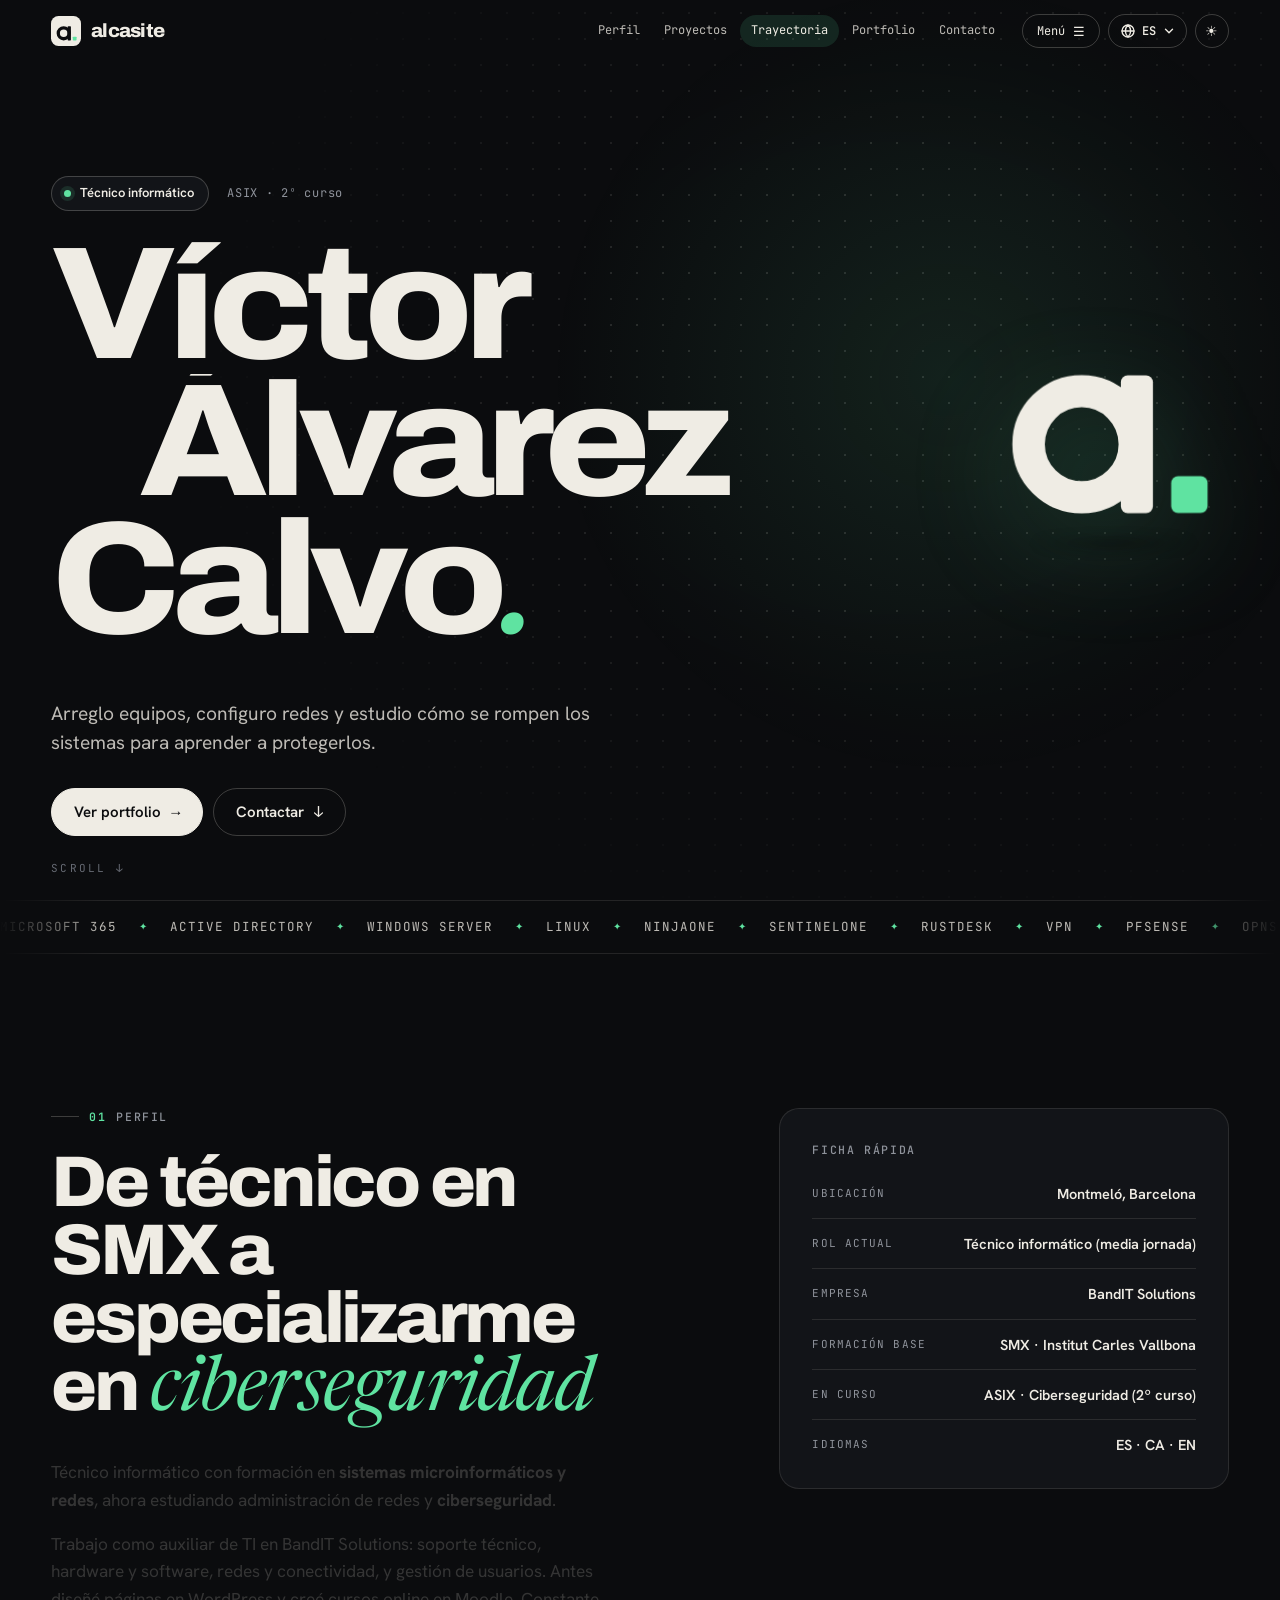
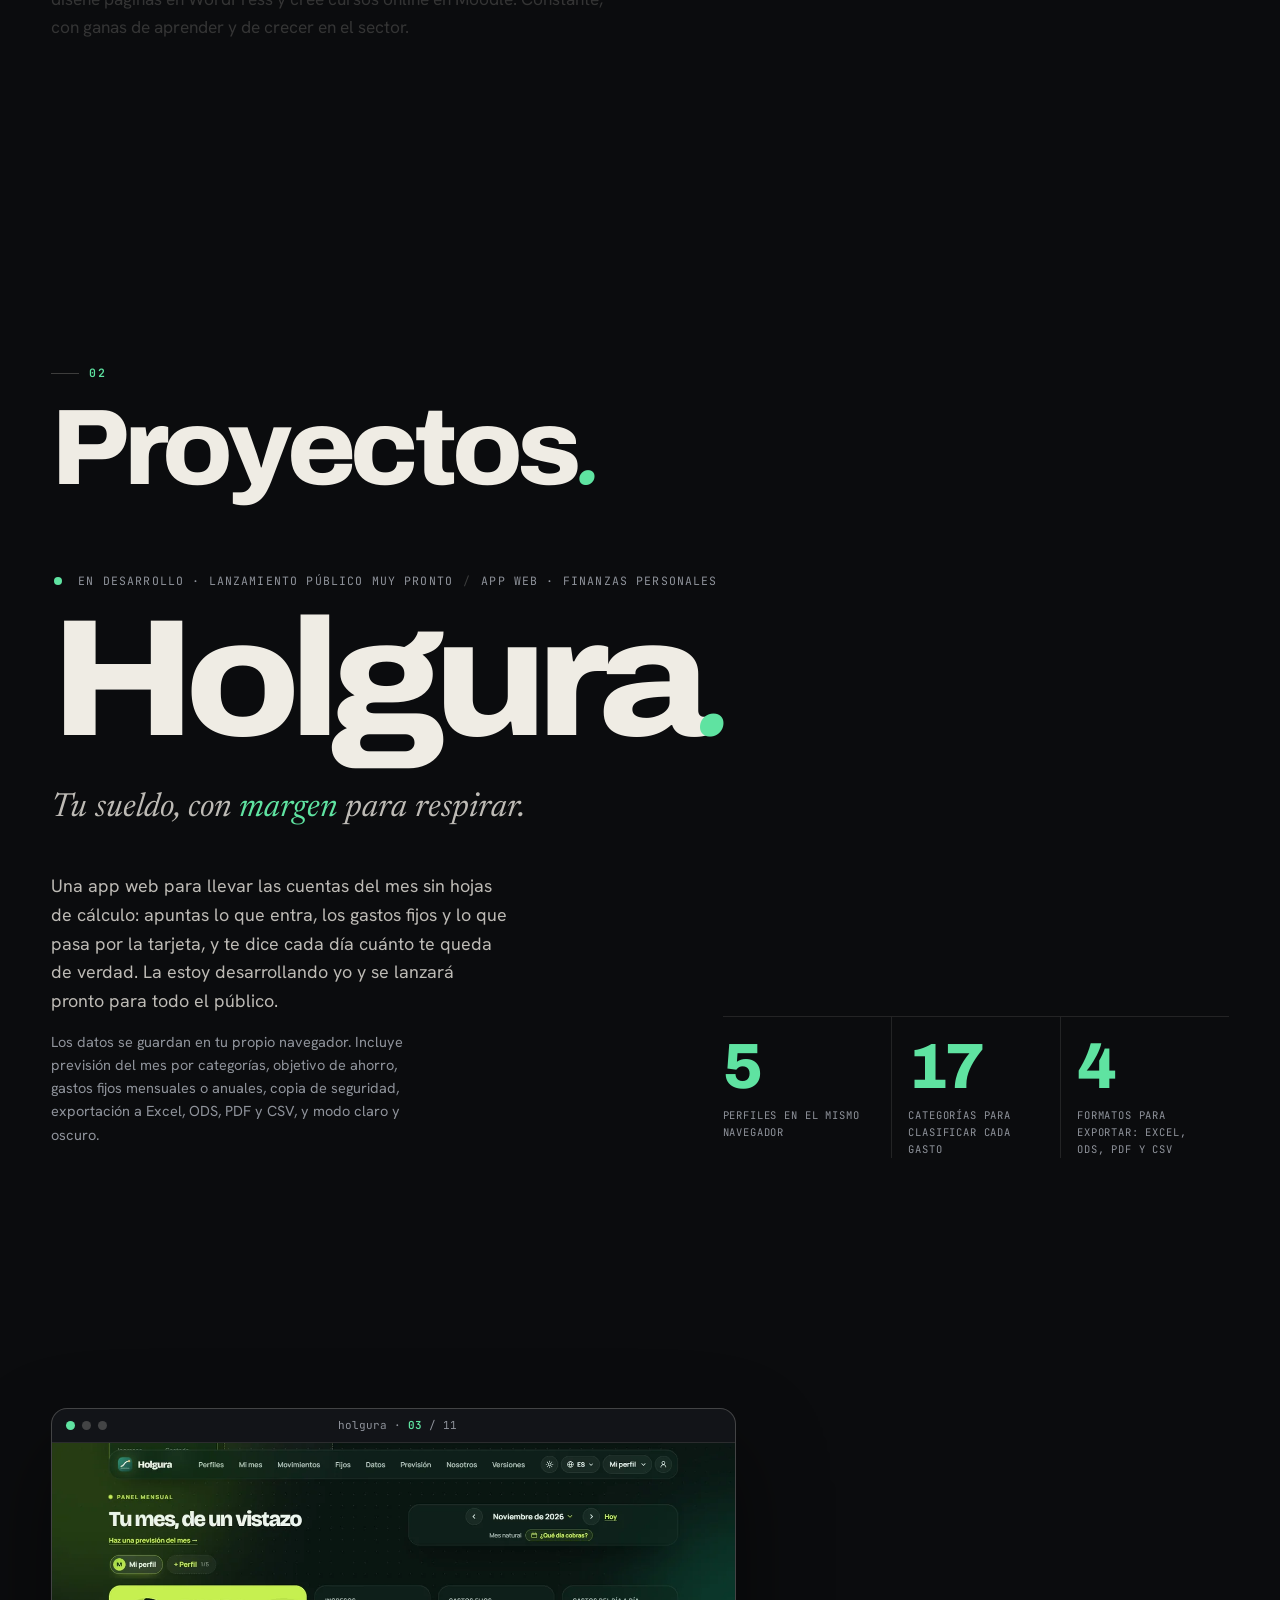
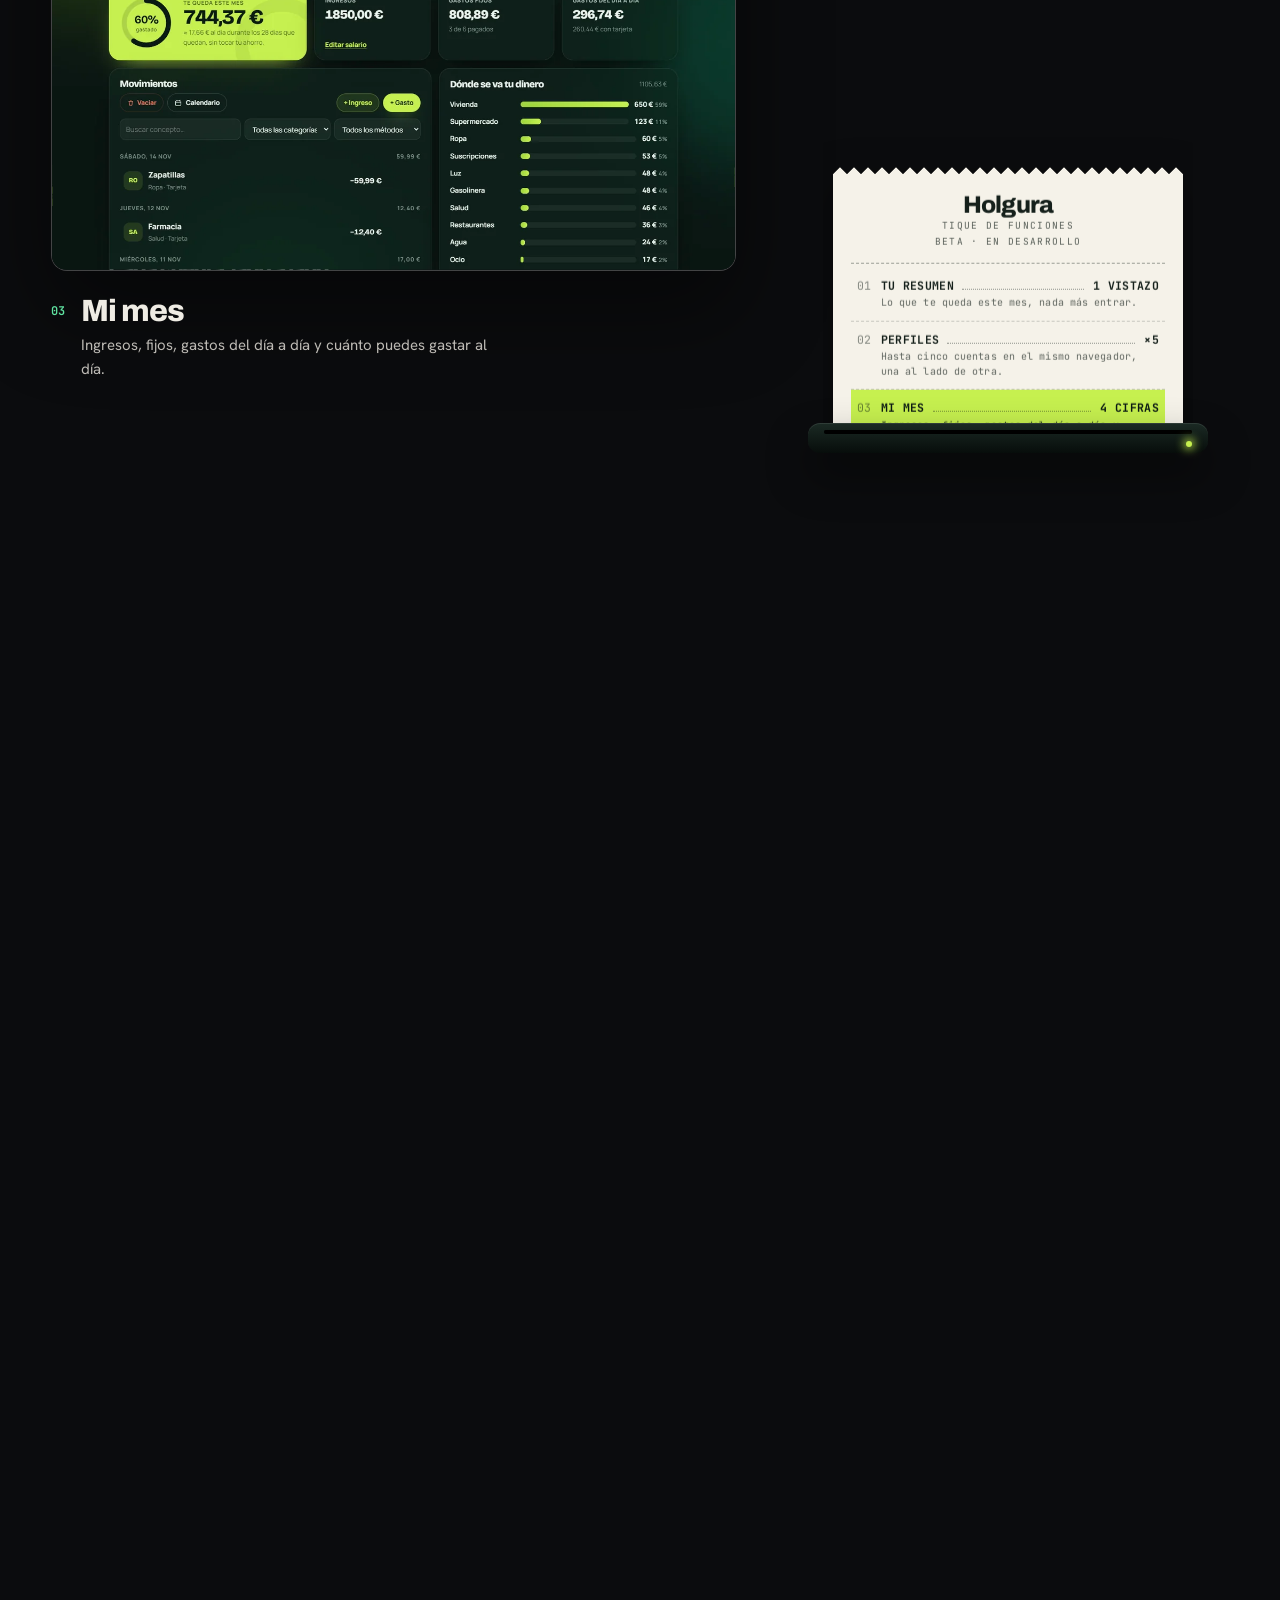
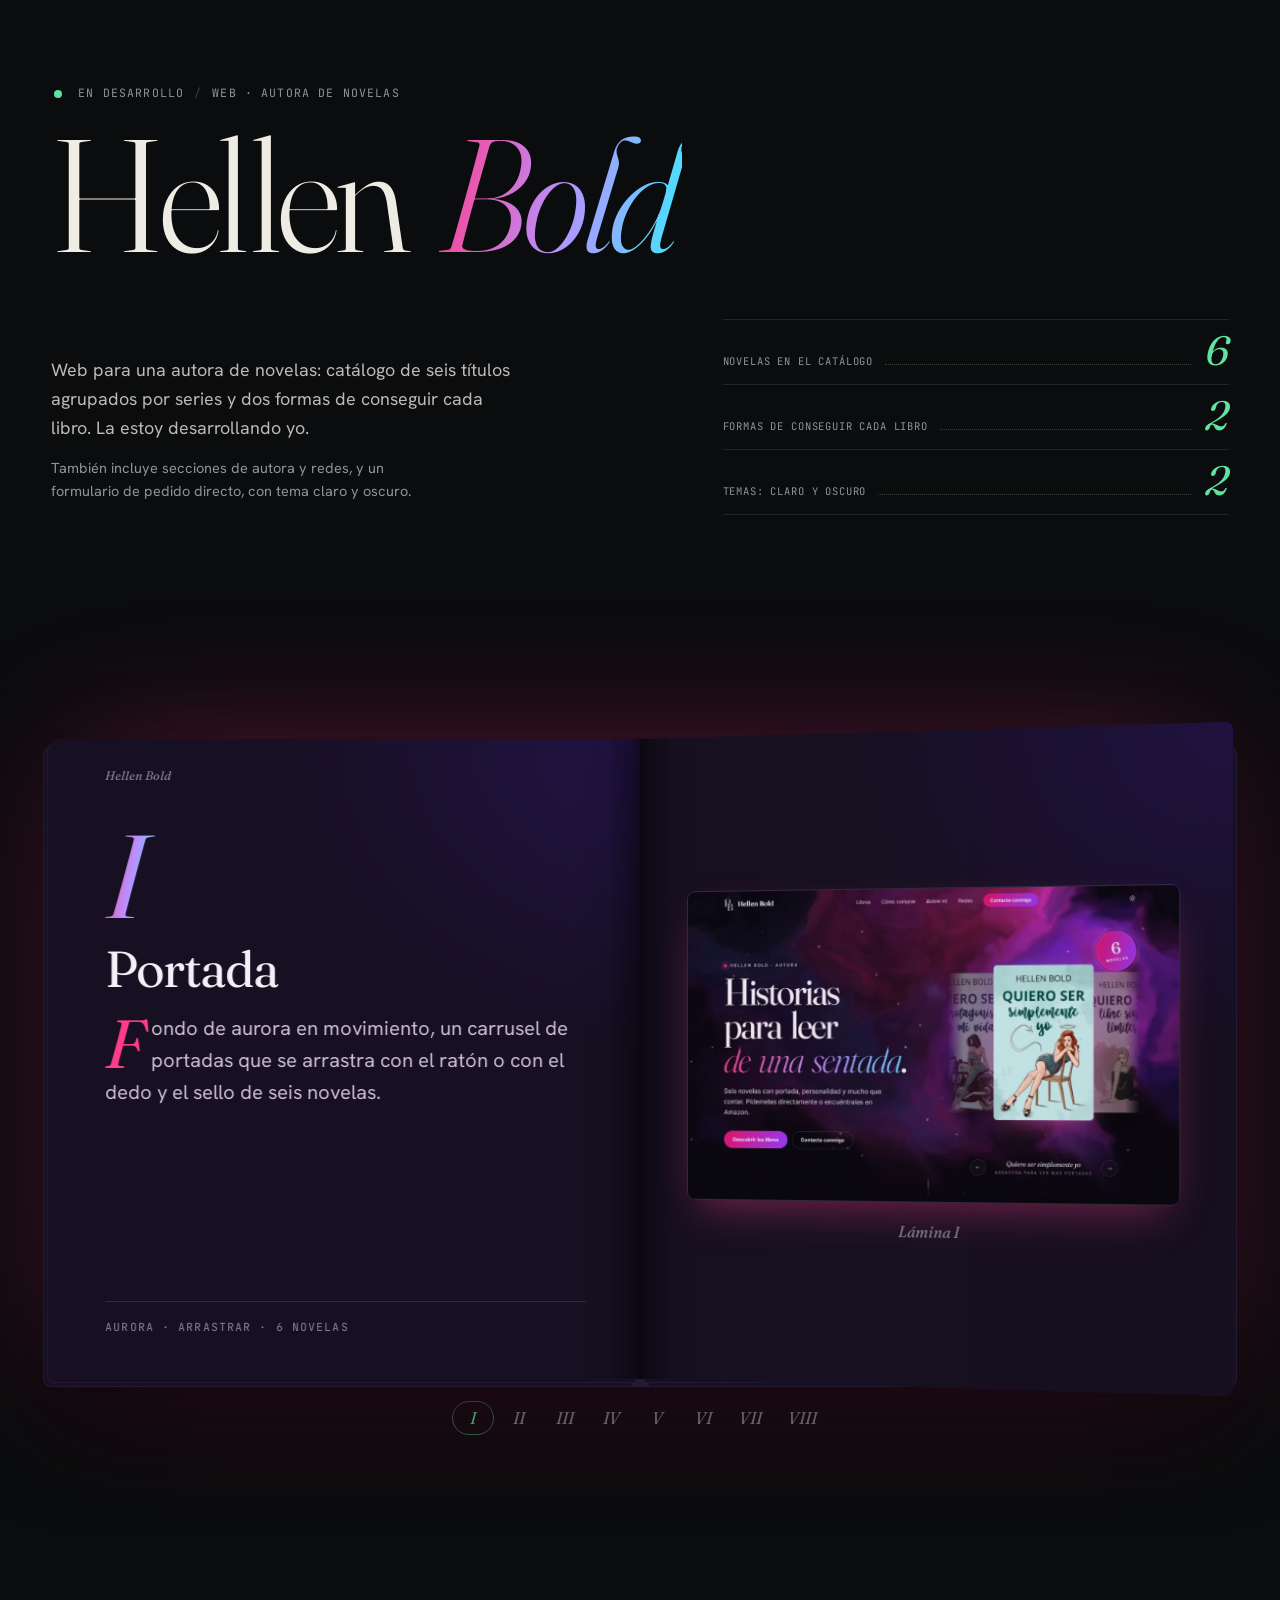
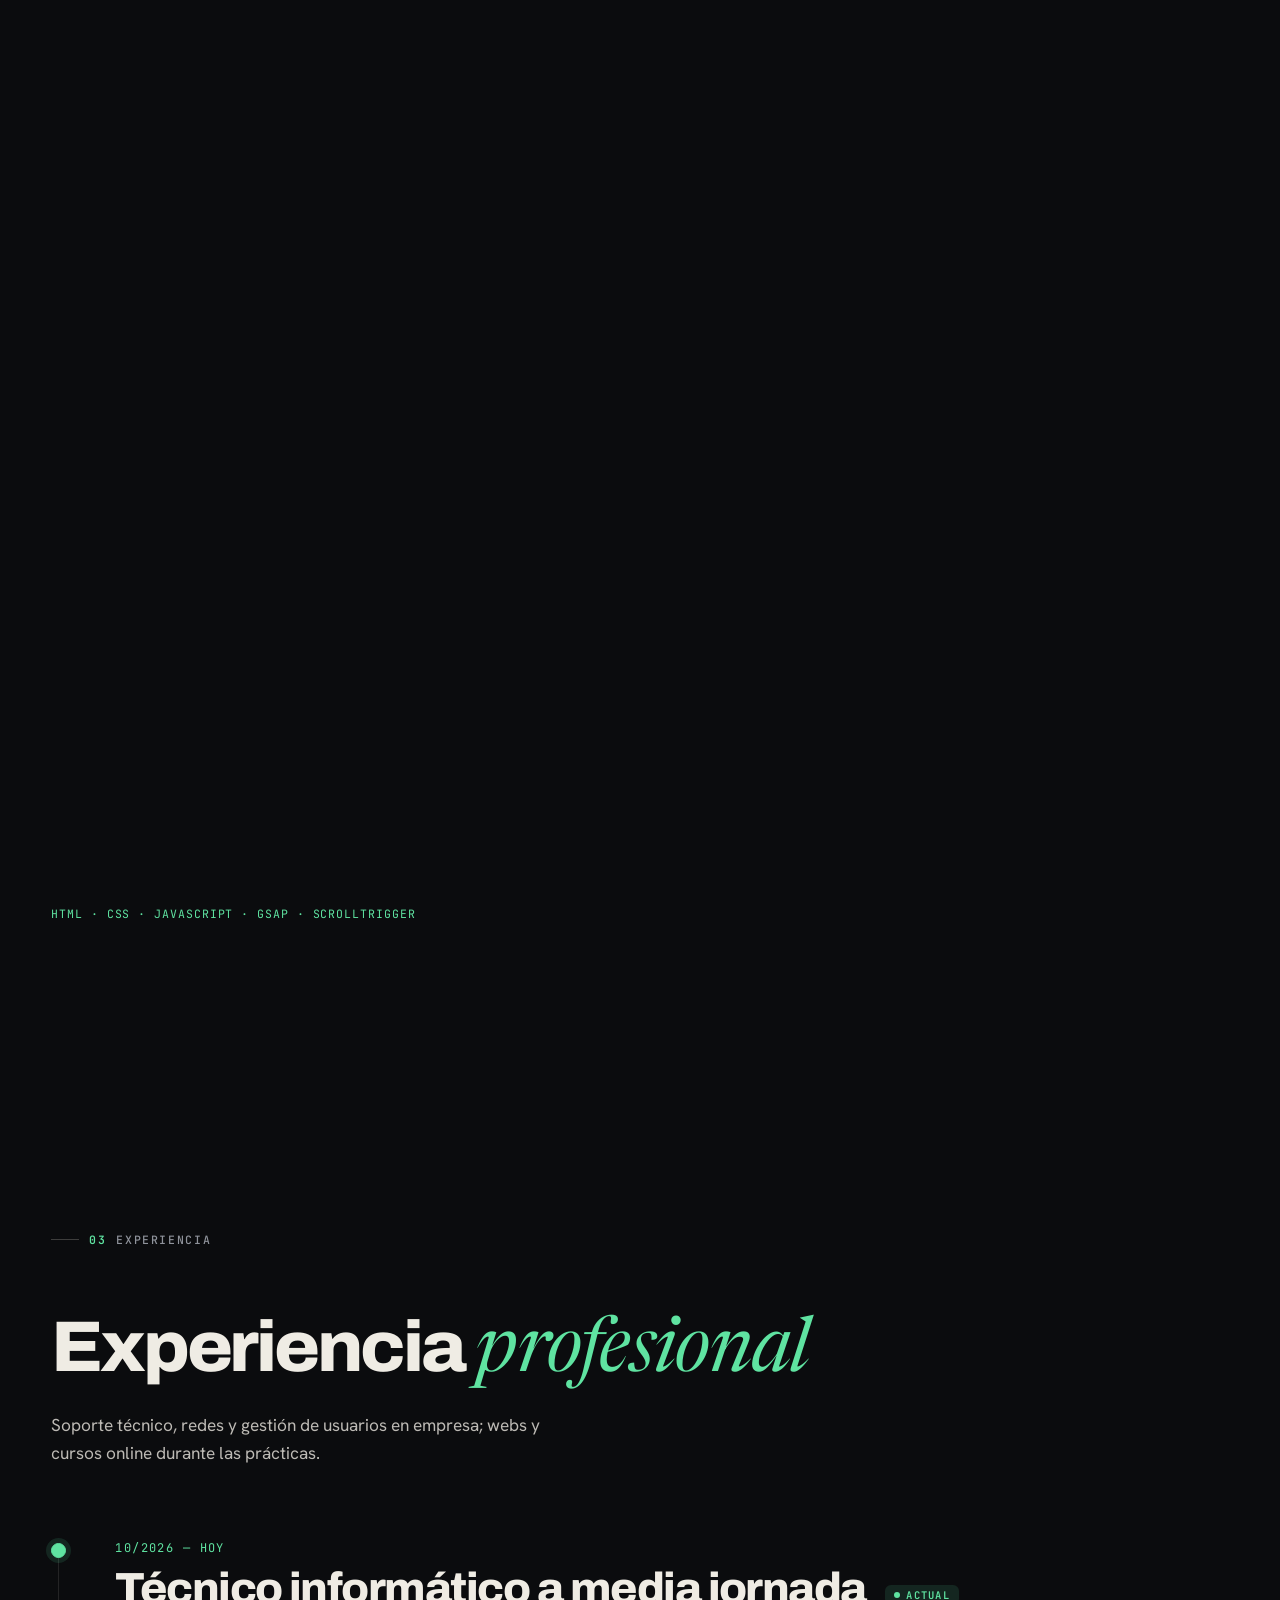
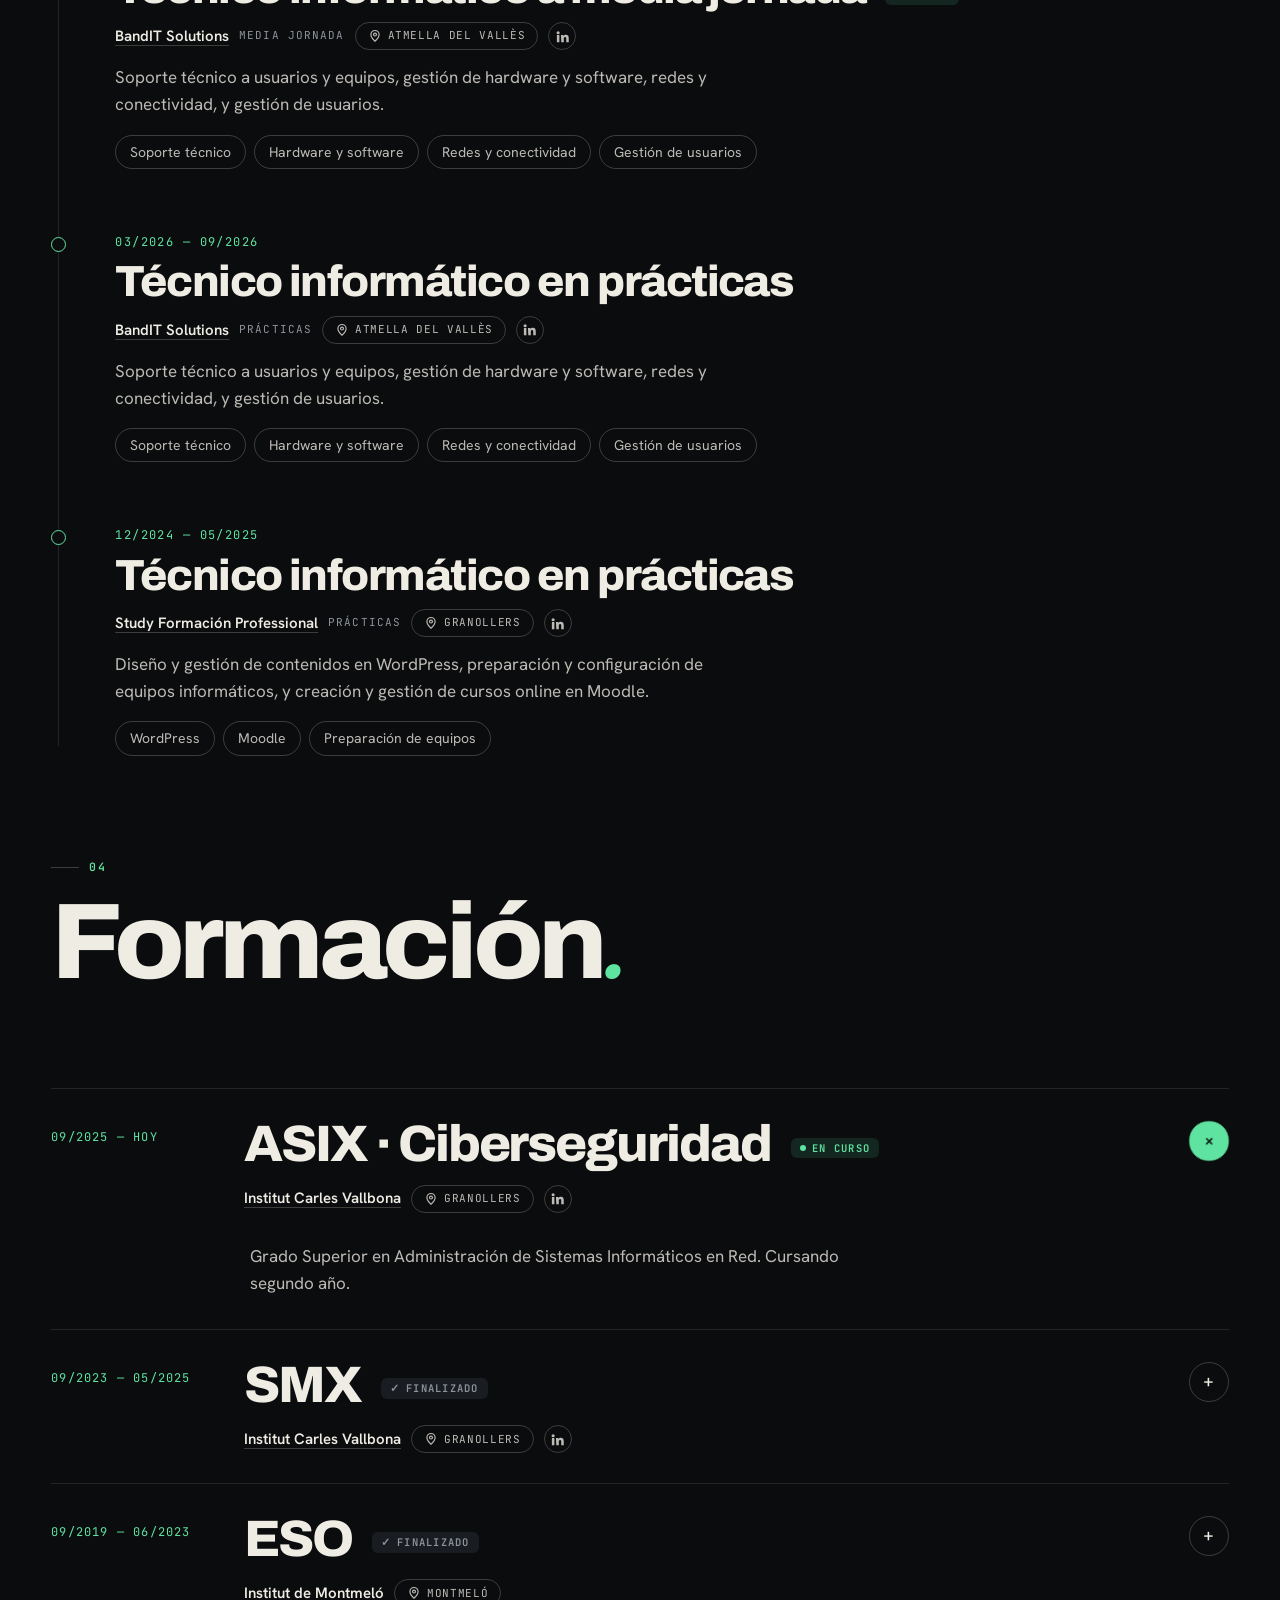
<file: index.html>
<!doctype html>
<html lang="es">
<head>
<meta charset="utf-8">
<meta name="viewport" content="width=device-width, initial-scale=1">
<title>Víctor Álvarez Calvo · Técnico informático</title>
<meta name="description" content="Técnico informático (SMX) y estudiante de ASIX. Soporte, redes y ciberseguridad.">
<meta name="theme-color" content="#0b0c0e">
<script>document.documentElement.className += " js";try{var nav=performance.getEntriesByType("navigation")[0];var internal=document.referrer&&document.referrer.indexOf(location.origin)===0;if(internal&&!(nav&&nav.type==="reload"))document.documentElement.className+=" no-splash";}catch(e){}try{var t=localStorage.getItem("theme");if(t==="light"||t==="dark")document.documentElement.setAttribute("data-theme",t);}catch(e){}</script>
<link rel="icon" href="assets/favicon.ico?v=2" sizes="any">
<link rel="icon" type="image/svg+xml" href="assets/logo/alcasite-mark.svg?v=2">
<link rel="icon" type="image/png" sizes="32x32" href="assets/favicon-32.png?v=2">
<link rel="icon" type="image/png" sizes="192x192" href="assets/icon-192.png?v=2">
<link rel="apple-touch-icon" href="assets/apple-touch-icon.png?v=2">
<link rel="preload" href="assets/fonts/archivo.woff2" as="font" type="font/woff2" crossorigin>
<link rel="stylesheet" href="styles.css?v=20261105a">
<script defer src="main.js?v=20261105a"></script>
</head>
<body>

<div id="splash" class="splash" aria-hidden="true">
  <span class="splash-hole"></span>
  <div class="splash-in">
    <span class="splash-mark"><i></i><svg class="logo-mark" viewBox="0 0 64 64" aria-hidden="true"><rect class="lm-tile" width="64" height="64" rx="16"/><circle class="lm-a" cx="27" cy="37" r="11.5"/><rect class="lm-s" x="35.5" y="22" width="7" height="30" rx="1.5"/><rect class="lm-c" x="46.5" y="44" width="8" height="8" rx="1.5"/></svg></span>
    <span class="splash-name"><span class="nm">alcasite</span><i class="caret"></i></span>
    <span class="splash-bar"><i></i></span>
  </div>
</div>

<div class="progress" aria-hidden="true"><span></span></div>

<header class="bar">
  <a class="brand" href="#inicio" aria-label="alcasite"><svg class="logo-mark" viewBox="0 0 64 64" aria-hidden="true"><rect class="lm-tile" width="64" height="64" rx="16"/><circle class="lm-a" cx="27" cy="37" r="11.5"/><rect class="lm-s" x="35.5" y="22" width="7" height="30" rx="1.5"/><rect class="lm-c" x="46.5" y="44" width="8" height="8" rx="1.5"/></svg><span class="wordmark">alcasite</span></a>
  <div class="bar-right">
    <nav>
      <a href="#perfil" data-i18n="nav.profile">Perfil</a>
      <a href="#proyectos" data-i18n="nav.projects">Proyectos</a>
      <a href="#trayectoria" data-i18n="nav.path">Trayectoria</a>
      <a href="#portfolio" data-i18n="nav.portfolio">Portfolio</a>
      <a href="#contacto" data-i18n="nav.contact">Contacto</a>
    </nav>
    <label class="lang-wrap"><span class="sr">Idioma</span><select id="lang" aria-label="Idioma"><option value="es">Castellano</option><option value="ca">Català</option><option value="en">English</option></select></label>
    <button class="theme" id="theme" type="button" aria-label="Cambiar a tema claro" title="Cambiar tema">☀</button>
  </div>
</header>

<main>
  <!-- HERO -->
  <section class="hero" id="inicio">
    <div class="hero-bg" aria-hidden="true"></div>
    <div class="hero-mark" aria-hidden="true"><div class="hm-obj"><svg class="logo-glyph" viewBox="9 18 50 38" aria-hidden="true"><circle class="lg-a" cx="27" cy="37" r="11.5"/><rect class="lg-s" x="35.5" y="22" width="7" height="30" rx="1.5"/><rect class="lg-c" x="46.5" y="44" width="8" height="8" rx="1.5"/></svg></div><div class="hm-floor"></div></div>
    <div class="hero-kicker">
      <span class="pill"><i></i> <span data-i18n="hero.role">Técnico informático</span></span>
      <span class="kick-txt" data-i18n="hero.year">ASIX · 2º curso</span>
    </div>
    <h1 class="hero-title"><span class="line"><span>Víctor</span></span> <span class="line"><span>Álvarez</span></span> <span class="line"><span>Calvo<em>.</em></span></span></h1>
    <p class="hero-sub" data-i18n="hero.sub">Arreglo equipos, configuro redes y estudio cómo se rompen los sistemas para aprender a protegerlos.</p>
    <div class="hero-cta">
      <a class="btn main" href="https://github.com/valvarez-labs/VictorAlvarez-IT-Portfolio" data-i18n="hero.cta1" target="_blank" rel="noopener noreferrer">Ver portfolio</a>
      <a class="btn" href="#contacto" data-i18n="hero.cta2">Contactar</a>
    </div>
    <div class="scroll-hint" data-i18n="hero.scroll">Scroll ↓</div>
  </section>

  <div class="marquee" role="region" aria-label="Herramientas con las que trabajo" data-i18n-aria="marq.label">
    <ul class="marquee-track"><li>Microsoft 365</li><li>Active Directory</li><li>Windows Server</li><li>Linux</li><li>NinjaOne</li><li>SentinelOne</li><li>RustDesk</li><li>VPN</li><li>pfSense</li><li>OPNsense</li><li>VLAN</li><li>PostgreSQL</li><li>MongoDB</li><li>VirtualBox</li><li>VMware</li><li>Bash</li><li>PowerShell</li><li>Python</li><li>WordPress</li><li>Packet Tracer</li></ul>
    <ul class="marquee-track" aria-hidden="true"><li>Microsoft 365</li><li>Active Directory</li><li>Windows Server</li><li>Linux</li><li>NinjaOne</li><li>SentinelOne</li><li>RustDesk</li><li>VPN</li><li>pfSense</li><li>OPNsense</li><li>VLAN</li><li>PostgreSQL</li><li>MongoDB</li><li>VirtualBox</li><li>VMware</li><li>Bash</li><li>PowerShell</li><li>Python</li><li>WordPress</li><li>Packet Tracer</li></ul>
  </div>

  <!-- PERFIL -->
  <section class="block" id="perfil">
    <div class="wrap about">
      <div class="about-text">
        <div class="sec-head" style="margin-bottom:22px"><span class="eyebrow"><b>01</b> <span data-i18n="sec.profile">Perfil</span></span></div>
        <h2 class="about-title" data-i18n-html="about.title">De técnico en SMX a especializarme en <em>ciberseguridad</em></h2>
        <p class="about-p reveal" data-i18n-html="profile.1">Técnico informático con formación en <mark>sistemas microinformáticos y redes</mark>, ahora estudiando administración de redes y <mark>ciberseguridad</mark>.</p>
        <p class="about-p reveal" data-i18n="profile.2">Trabajo como auxiliar de TI en BandIT Solutions: soporte técnico, hardware y software, redes y conectividad, y gestión de usuarios. Antes diseñé páginas en WordPress y creé cursos online en Moodle. Constante, con ganas de aprender y de crecer en el sector.</p>
      </div>
      <aside class="card-fast reveal" aria-labelledby="fast-title">
        <h3 id="fast-title" class="label" data-i18n="card.title">Ficha rápida</h3>
        <dl>
          <div><dt data-i18n="card.loc">Ubicación</dt><dd>Montmeló, Barcelona</dd></div>
          <div><dt data-i18n="card.role">Rol actual</dt><dd data-i18n="card.role.v">Técnico informático (media jornada)</dd></div>
          <div><dt data-i18n="card.company">Empresa</dt><dd>BandIT Solutions</dd></div>
          <div><dt data-i18n="card.base">Formación base</dt><dd>SMX · Institut Carles Vallbona</dd></div>
          <div><dt data-i18n="card.now">En curso</dt><dd data-i18n="card.now.v">ASIX · Ciberseguridad (2º curso)</dd></div>
          <div><dt data-i18n="card.lang">Idiomas</dt><dd>ES · CA · EN</dd></div>
        </dl>
      </aside>
    </div>
  </section>

  <!-- PROYECTOS -->
  <section class="block projects" id="proyectos">
    <div class="wrap">
      <div class="sec-head"><span class="eyebrow"><b>02</b></span><h2 class="sec-title" data-i18n="sec.projects">Proyectos</h2></div>
    </div>

    <!-- Holgura: proyecto principal (un tique de funciones que se imprime al bajar) -->
    <div class="chapter ch-hg" id="holgura" data-chapter="hg">
      <div class="wrap">
        <div class="ch-head">
          <p class="project-meta"><span class="dot" aria-hidden="true"></span><span data-i18n="hg.status">En desarrollo · lanzamiento público muy pronto</span><span class="sep">/</span><span data-i18n="hg.type">App web · Finanzas personales</span></p>
          <h3 class="ch-title"><span class="lm"><span>Holgura<em>.</em></span></span></h3>
          <p class="ch-tagline" data-i18n-html="hg.tag">Tu sueldo, con <em>margen</em> para respirar.</p>
          <div class="ch-grid">
            <div>
              <p class="project-desc" data-i18n="hg.desc">Una app web para llevar las cuentas del mes sin hojas de cálculo: apuntas lo que entra, los gastos fijos y lo que pasa por la tarjeta, y te dice cada día cuánto te queda de verdad. La estoy desarrollando yo y se lanzará pronto para todo el público.</p>
              <p class="project-more" data-i18n="hg.more">Los datos se guardan en tu propio navegador. Incluye previsión del mes por categorías, objetivo de ahorro, gastos fijos mensuales o anuales, copia de seguridad, exportación a Excel, ODS, PDF y CSV, y modo claro y oscuro.</p>
            </div>
            <div class="facts">
              <div><b data-count="5">5</b><small data-i18n="hg.f1">perfiles en el mismo navegador</small></div>
              <div><b data-count="17">17</b><small data-i18n="hg.f2">categorías para clasificar cada gasto</small></div>
              <div><b data-count="4">4</b><small data-i18n="hg.f3">formatos para exportar: Excel, ODS, PDF y CSV</small></div>
            </div>
          </div>
        </div>
      </div>

      <!-- tique que se imprime con el scroll: cada línea es una función y su captura sale en la pantalla -->
      <div class="hgp">
        <div class="hgp-sticky">
          <div class="wrap hgp-stage">
            <div class="hgp-screen">
              <div class="frame">
                <div class="frame-bar"><i></i><i></i><i></i><span>holgura · <b class="hgp-n">01</b> / 11</span></div>
                <div class="hgp-shots" role="img" aria-label="Capturas de Holgura" data-i18n-aria="hg.shots">
                  <img class="hgp-shot is-on" src="assets/projects/holgura-inicio.webp?v=3" alt="Captura de la portada de Holgura con el tique del mes" data-i18n-alt="hg.a1" width="1280" height="800" loading="lazy">
                  <img class="hgp-shot" src="assets/projects/holgura-perfiles.webp?v=3" alt="Captura de los perfiles de Holgura" data-i18n-alt="hg.a2" width="1280" height="800" loading="lazy">
                  <img class="hgp-shot" src="assets/projects/holgura-mes.webp?v=3" alt="Captura del panel mensual de Holgura" data-i18n-alt="hg.a3" width="1280" height="800" loading="lazy">
                  <img class="hgp-shot" src="assets/projects/holgura-cobro.webp?v=3" alt="Captura del selector del día de cobro de Holgura" data-i18n-alt="hg.a4" width="1280" height="800" loading="lazy">
                  <img class="hgp-shot" src="assets/projects/holgura-gasto.webp?v=3" alt="Captura del formulario para apuntar un gasto en Holgura" data-i18n-alt="hg.a5" width="1280" height="800" loading="lazy">
                  <img class="hgp-shot" src="assets/projects/holgura-movimientos.webp?v=3" alt="Captura de los movimientos y el gasto por categorías de Holgura" data-i18n-alt="hg.a6" width="1280" height="800" loading="lazy">
                  <img class="hgp-shot" src="assets/projects/holgura-calendario.webp?v=3" alt="Captura del calendario de gastos de Holgura" data-i18n-alt="hg.a7" width="1280" height="800" loading="lazy">
                  <img class="hgp-shot" src="assets/projects/holgura-fijos.webp?v=3" alt="Captura de los gastos fijos de Holgura" data-i18n-alt="hg.a8" width="1280" height="800" loading="lazy">
                  <img class="hgp-shot" src="assets/projects/holgura-prevision.webp?v=3" alt="Captura de la previsión del mes de Holgura" data-i18n-alt="hg.a9" width="1280" height="800" loading="lazy">
                  <img class="hgp-shot" src="assets/projects/holgura-datos.webp?v=3" alt="Captura del menú de exportación de Holgura" data-i18n-alt="hg.a10" width="1280" height="800" loading="lazy">
                  <img class="hgp-shot" src="assets/projects/holgura-claro.webp?v=3" alt="Captura de Holgura en modo claro y en inglés" data-i18n-alt="hg.a11" width="1280" height="800" loading="lazy">
                  <span class="hgp-scan" aria-hidden="true"></span>
                </div>
              </div>
              <div class="hgp-cap" aria-hidden="true"><b>01</b><div><h4>Tu resumen</h4><p>Lo que te queda este mes, nada más entrar.</p></div></div>
            </div>
            <div class="hgp-printer">
              <div class="hgp-window">
                <div class="hgp-feed">
                  <div class="hgp-paper">
                    <div class="hgp-head"><span class="hgp-brand">Holgura</span><small data-i18n="hg.top">Tique de funciones</small><small data-i18n="hg.sub">Beta · en desarrollo</small></div>
                    <ol class="hgp-lines">
                <li class="hgp-line is-on"><span class="n">01</span><span class="t" data-i18n="hg.l1">Tu resumen</span><span class="v" data-i18n="hg.v1">1 vistazo</span><p class="d" data-i18n="hg.d1">Lo que te queda este mes, nada más entrar.</p></li>
                <li class="hgp-line"><span class="n">02</span><span class="t" data-i18n="hg.l2">Perfiles</span><span class="v" data-i18n="hg.v2">×5</span><p class="d" data-i18n="hg.d2">Hasta cinco cuentas en el mismo navegador, una al lado de otra.</p></li>
                <li class="hgp-line"><span class="n">03</span><span class="t" data-i18n="hg.l3">Mi mes</span><span class="v" data-i18n="hg.v3">4 cifras</span><p class="d" data-i18n="hg.d3">Ingresos, fijos, gastos del día a día y cuánto puedes gastar al día.</p></li>
                <li class="hgp-line"><span class="n">04</span><span class="t" data-i18n="hg.l4">Día de cobro</span><span class="v" data-i18n="hg.v4">1–31</span><p class="d" data-i18n="hg.d4">El mes empieza el día que cobras la nómina, no el día 1.</p></li>
                <li class="hgp-line"><span class="n">05</span><span class="t" data-i18n="hg.l5">Apuntar un gasto</span><span class="v" data-i18n="hg.v5">5 campos</span><p class="d" data-i18n="hg.d5">Concepto, importe, fecha, categoría y método de pago, en segundos.</p></li>
                <li class="hgp-line"><span class="n">06</span><span class="t" data-i18n="hg.l6">Movimientos</span><span class="v" data-i18n="hg.v6">17 categorías</span><p class="d" data-i18n="hg.d6">Búsqueda, filtros por categoría y método, y dónde se va tu dinero.</p></li>
                <li class="hgp-line"><span class="n">07</span><span class="t" data-i18n="hg.l7">Calendario</span><span class="v" data-i18n="hg.v7">día a día</span><p class="d" data-i18n="hg.d7">Lo que gastas cada día; cuanto más intenso el color, más gastaste.</p></li>
                <li class="hgp-line"><span class="n">08</span><span class="t" data-i18n="hg.l8">Gastos fijos</span><span class="v" data-i18n="hg.v8">mes · año</span><p class="d" data-i18n="hg.d8">Mensuales o anuales; se repiten solos y se marcan cuando se cobran.</p></li>
                <li class="hgp-line"><span class="n">09</span><span class="t" data-i18n="hg.l9">Previsión</span><span class="v" data-i18n="hg.v9">+ ahorro</span><p class="d" data-i18n="hg.d9">Lo que crees que gastarás por categoría, cuánto te sobraría y tu objetivo de ahorro.</p></li>
                <li class="hgp-line"><span class="n">10</span><span class="t" data-i18n="hg.l10">Copia y exportación</span><span class="v" data-i18n="hg.v10">4 formatos</span><p class="d" data-i18n="hg.d10">Copia de seguridad de tus datos y exportación a Excel, ODS, PDF y CSV.</p></li>
                <li class="hgp-line"><span class="n">11</span><span class="t" data-i18n="hg.l11">Claro u oscuro</span><span class="v" data-i18n="hg.v11">ES · CA · EN</span><p class="d" data-i18n="hg.d11">Tema claro u oscuro, en castellano, catalán o inglés.</p></li>
                    </ol>
                    <div class="hgp-total"><span data-i18n="hg.total">Hojas de cálculo</span><b>0</b></div>
                    <div class="hgp-code" aria-hidden="true"></div>
                    <p class="hgp-thanks" data-i18n="hg.thanks">Gracias · pronto, para todo el público</p>
                  </div>
                </div>
              </div>
              <div class="hgp-slot" aria-hidden="true"></div>
            </div>
          </div>
        </div>
      </div>
    </div>

    <!-- Hellen Bold: un libro de verdad; al bajar, cada página gira sobre el lomo y enseña una función de la web -->
    <div class="chapter ch-hb" id="hellenbold" data-chapter="hb">
      <div class="wrap">
        <div class="hb-head">
          <p class="project-meta"><span class="dot" aria-hidden="true"></span><span data-i18n="proj.status">En desarrollo</span><span class="sep">/</span><span data-i18n="proj.type">Web · Autora de novelas</span></p>
          <h3 class="hb-title"><span class="lm"><span>Hellen</span></span> <span class="lm"><span>Bold</span></span></h3>
          <div class="hb-intro">
            <div>
              <p class="project-desc" data-i18n="proj.desc">Web para una autora de novelas: catálogo de seis títulos agrupados por series y dos formas de conseguir cada libro. La estoy desarrollando yo.</p>
              <p class="project-more" data-i18n="proj.more">También incluye secciones de autora y redes, y un formulario de pedido directo, con tema claro y oscuro.</p>
            </div>
            <dl class="hb-index">
              <div><dt data-i18n="proj.f1">novelas en el catálogo</dt><dd data-count="6">6</dd></div>
              <div><dt data-i18n="proj.f2">formas de conseguir cada libro</dt><dd data-count="2">2</dd></div>
              <div><dt data-i18n="proj.f3">temas: claro y oscuro</dt><dd data-count="2">2</dd></div>
            </dl>
          </div>
        </div>

        <div class="hb-story">
          <ol class="hb-feats">
            <li class="hb-feat">
              <div class="hb-txt"><span class="hb-num" aria-hidden="true">I</span><h4 data-i18n="proj.t1">Portada</h4><p data-i18n="proj.s1">Fondo de aurora en movimiento, un carrusel de portadas que se arrastra con el ratón o con el dedo y el sello de seis novelas.</p><p class="hb-note" data-i18n="proj.n1">Aurora · arrastrar · 6 novelas</p></div>
              <figure class="hb-plate"><img src="assets/projects/hellenbold-portada.webp?v=5" alt="Captura de la portada de la web de Hellen Bold con el carrusel de portadas" data-i18n-alt="proj.alt1" width="1280" height="800" loading="lazy"><figcaption><span data-i18n="proj.plate">Lámina</span> I</figcaption></figure>
            </li>
            <li class="hb-feat">
              <div class="hb-txt"><span class="hb-num" aria-hidden="true">II</span><h4 data-i18n="proj.t2">Catálogo</h4><p data-i18n="proj.s2">Todas las portadas de un vistazo y, debajo, cada novela en su serie: Quiero ser, Velox y una autoconclusiva.</p><p class="hb-note" data-i18n="proj.n2">2 series · 1 autoconclusiva</p></div>
              <figure class="hb-plate"><img src="assets/projects/hellenbold-catalogo.webp?v=5" alt="Captura del catálogo de novelas de la web de Hellen Bold" data-i18n-alt="proj.alt2" width="1280" height="800" loading="lazy"><figcaption><span data-i18n="proj.plate">Lámina</span> II</figcaption></figure>
            </li>
            <li class="hb-feat">
              <div class="hb-txt"><span class="hb-num" aria-hidden="true">III</span><h4 data-i18n="proj.t3">Ficha de cada libro</h4><p data-i18n="proj.s3">La maqueta del libro en Kindle y en papel, la serie y el número de libro, y sus botones de compra.</p><p class="hb-note" data-i18n="proj.n3">Kindle · tapa blanda</p></div>
              <figure class="hb-plate"><img src="assets/projects/hellenbold-edicion.webp?v=5" alt="Captura de la ficha de un libro en la web de Hellen Bold" data-i18n-alt="proj.alt3" width="1280" height="800" loading="lazy"><figcaption><span data-i18n="proj.plate">Lámina</span> III</figcaption></figure>
            </li>
            <li class="hb-feat">
              <div class="hb-txt"><span class="hb-num" aria-hidden="true">IV</span><h4 data-i18n="proj.t4">Edición o portada</h4><p data-i18n="proj.s4">Un interruptor en cada ficha cambia la maqueta por la portada a tamaño completo.</p><p class="hb-note" data-i18n="proj.n4">2 vistas por libro</p></div>
              <figure class="hb-plate"><img src="assets/projects/hellenbold-cubierta.webp?v=5" alt="Captura de la portada a tamaño completo de un libro en la web de Hellen Bold" data-i18n-alt="proj.alt4" width="1280" height="800" loading="lazy"><figcaption><span data-i18n="proj.plate">Lámina</span> IV</figcaption></figure>
            </li>
            <li class="hb-feat">
              <div class="hb-txt"><span class="hb-num" aria-hidden="true">V</span><h4 data-i18n="proj.t5">Serie completa</h4><p data-i18n="proj.s5">La saga Quiero ser también se vende entera en Kindle, con su propia ficha.</p><p class="hb-note" data-i18n="proj.n5">3 libros en 1</p></div>
              <figure class="hb-plate"><img src="assets/projects/hellenbold-serie.webp?v=5" alt="Captura de la serie completa Quiero ser en la web de Hellen Bold" data-i18n-alt="proj.alt5" width="1280" height="800" loading="lazy"><figcaption><span data-i18n="proj.plate">Lámina</span> V</figcaption></figure>
            </li>
            <li class="hb-feat">
              <div class="hb-txt"><span class="hb-num" aria-hidden="true">VI</span><h4 data-i18n="proj.t6">Dos formas de comprar</h4><p data-i18n="proj.s6">Pedírselo directamente a la autora, con dedicatoria y un detalle de regalo, o ir a Amazon.</p><p class="hb-note" data-i18n="proj.n6">Directo · Amazon</p></div>
              <figure class="hb-plate"><img src="assets/projects/hellenbold-comprar.webp?v=5" alt="Captura de la sección Cómo comprar de la web de Hellen Bold" data-i18n-alt="proj.alt6" width="1280" height="800" loading="lazy"><figcaption><span data-i18n="proj.plate">Lámina</span> VI</figcaption></figure>
            </li>
            <li class="hb-feat">
              <div class="hb-txt"><span class="hb-num" aria-hidden="true">VII</span><h4 data-i18n="proj.t7">Pedido directo</h4><p data-i18n="proj.s7">Eliges el libro, cuántos ejemplares y un mensaje, y se abre tu correo con todo ya redactado.</p><p class="hb-note" data-i18n="proj.n7">Formulario → correo</p></div>
              <figure class="hb-plate"><img src="assets/projects/hellenbold-pedido.webp?v=5" alt="Captura del formulario de pedido directo de la web de Hellen Bold" data-i18n-alt="proj.alt7" width="1280" height="800" loading="lazy"><figcaption><span data-i18n="proj.plate">Lámina</span> VII</figcaption></figure>
            </li>
            <li class="hb-feat">
              <div class="hb-txt"><span class="hb-num" aria-hidden="true">VIII</span><h4 data-i18n="proj.t8">Claro u oscuro</h4><p data-i18n="proj.s8">Oscura por defecto, con un botón para pasar al tema claro; la aurora y las portadas lucen igual en los dos.</p><p class="hb-note" data-i18n="proj.n8">Oscuro · claro</p></div>
              <figure class="hb-plate"><img src="assets/projects/hellenbold-claro.webp?v=5" alt="Captura de la web de Hellen Bold en modo claro" data-i18n-alt="proj.alt8" width="1280" height="800" loading="lazy"><figcaption><span data-i18n="proj.plate">Lámina</span> VIII</figcaption></figure>
            </li>
          </ol>
          <div class="hb-flip">
            <div class="hb-flip-sticky">
              <div class="hb-stage" aria-hidden="true"><div class="hb-volume"></div></div>
              <nav class="hb-toc" aria-label="Índice de capítulos" data-i18n-aria="proj.toc"></nav>
            </div>
          </div>
          <template class="hb-cover-tpl"><div class="hb-cover"><small data-i18n="proj.ed">Libro de funciones</small><b>Hellen<br><em>Bold</em></b><span class="hb-orn">✦</span><small data-i18n="proj.vol">Ocho capítulos · baja para pasar página</small></div></template>
        </div>
        <p class="project-tech hb-tech">HTML · CSS · JavaScript · GSAP · ScrollTrigger</p>
      </div>
    </div>
  </section>

  <!-- TRAYECTORIA -->
  <section class="block" id="trayectoria">
    <div class="wrap">
      <div class="sec-head" id="experiencia"><span class="eyebrow"><b>03</b> <span data-i18n="sec.exp">Experiencia</span></span></div>
      <h2 class="xp-title" data-i18n-html="exp.title">Experiencia <em>profesional</em></h2>
      <p class="xp-lead" data-i18n="exp.lead">Soporte técnico, redes y gestión de usuarios en empresa; webs y cursos online durante las prácticas.</p>
      <ol class="xp reveal">
        <li class="xp-item current">
          <span class="xp-dot" aria-hidden="true"></span>
          <div class="xp-head"><h3><span data-i18n="job.part">Técnico informático a media jornada</span> <span class="tag" data-i18n="tag.current">Actual</span></h3><span class="xp-date">10/2026 — <span data-i18n="date.today">hoy</span></span></div>
          <p class="xp-co"><a href="https://bandit.solutions/" target="_blank" rel="noopener noreferrer">BandIT Solutions</a> <span class="xp-kind" data-i18n="type.part">Media jornada</span> <a class="xp-place" href="https://maps.app.goo.gl/4NSNkwsHWkzc2vzp8" target="_blank" rel="noopener noreferrer" title="Ver ubicación en Google Maps"><svg class="ico" viewBox="0 0 24 24" width="14" height="14" fill="none" stroke="currentColor" stroke-width="2" stroke-linecap="round" stroke-linejoin="round" aria-hidden="true"><path d="M12 21s-7-6.2-7-11.5a7 7 0 0 1 14 0C19 14.8 12 21 12 21z"/><circle cx="12" cy="9.5" r="2.5"/></svg>Atmella del Vallès</a><a class="xp-in" href="https://www.linkedin.com/company/bandit-advanced-solutions/" target="_blank" rel="noopener noreferrer" aria-label="LinkedIn de BandIT Solutions" title="LinkedIn de BandIT Solutions"><svg class="ico" viewBox="0 0 24 24" width="15" height="15" fill="currentColor" aria-hidden="true"><path d="M4.98 3.5a2.5 2.5 0 1 1 0 5 2.5 2.5 0 0 1 0-5zM3 9.5h4V21H3zM9.5 9.5h3.8v1.6h.1c.5-1 1.8-2 3.8-2 4 0 4.8 2.600 4.8 6V21h-4v-5.200c0-1.300 0-2.900-1.8-2.900s-2.100 1.400-2.100 2.8V21h-4z"/></svg></a></p>
          <p class="xp-desc" data-i18n="xp.1">Soporte técnico a usuarios y equipos, gestión de hardware y software, redes y conectividad, y gestión de usuarios.</p>
          <ul class="chips"><li data-i18n="l.support">Soporte técnico</li><li data-i18n="chip.hwsw">Hardware y software</li><li data-i18n="chip.net">Redes y conectividad</li><li data-i18n="l.users">Gestión de usuarios</li></ul>
        </li>
        <li class="xp-item">
          <span class="xp-dot" aria-hidden="true"></span>
          <div class="xp-head"><h3 data-i18n="job.intern">Técnico informático en prácticas</h3><span class="xp-date">03/2026 — 09/2026</span></div>
          <p class="xp-co"><a href="https://bandit.solutions/" target="_blank" rel="noopener noreferrer">BandIT Solutions</a> <span class="xp-kind" data-i18n="type.intern">Prácticas</span> <a class="xp-place" href="https://maps.app.goo.gl/4NSNkwsHWkzc2vzp8" target="_blank" rel="noopener noreferrer" title="Ver ubicación en Google Maps"><svg class="ico" viewBox="0 0 24 24" width="14" height="14" fill="none" stroke="currentColor" stroke-width="2" stroke-linecap="round" stroke-linejoin="round" aria-hidden="true"><path d="M12 21s-7-6.2-7-11.5a7 7 0 0 1 14 0C19 14.8 12 21 12 21z"/><circle cx="12" cy="9.5" r="2.5"/></svg>Atmella del Vallès</a><a class="xp-in" href="https://www.linkedin.com/company/bandit-advanced-solutions/" target="_blank" rel="noopener noreferrer" aria-label="LinkedIn de BandIT Solutions" title="LinkedIn de BandIT Solutions"><svg class="ico" viewBox="0 0 24 24" width="15" height="15" fill="currentColor" aria-hidden="true"><path d="M4.98 3.5a2.5 2.5 0 1 1 0 5 2.5 2.5 0 0 1 0-5zM3 9.5h4V21H3zM9.5 9.5h3.8v1.6h.1c.5-1 1.8-2 3.8-2 4 0 4.8 2.600 4.8 6V21h-4v-5.200c0-1.300 0-2.900-1.8-2.900s-2.100 1.400-2.100 2.8V21h-4z"/></svg></a></p>
          <p class="xp-desc" data-i18n="xp.1">Soporte técnico a usuarios y equipos, gestión de hardware y software, redes y conectividad, y gestión de usuarios.</p>
          <ul class="chips"><li data-i18n="l.support">Soporte técnico</li><li data-i18n="chip.hwsw">Hardware y software</li><li data-i18n="chip.net">Redes y conectividad</li><li data-i18n="l.users">Gestión de usuarios</li></ul>
        </li>
        <li class="xp-item">
          <span class="xp-dot" aria-hidden="true"></span>
          <div class="xp-head"><h3 data-i18n="job.intern">Técnico informático en prácticas</h3><span class="xp-date">12/2024 — 05/2025</span></div>
          <p class="xp-co"><a href="https://studyfp.com/" target="_blank" rel="noopener noreferrer">Study Formación Professional</a> <span class="xp-kind" data-i18n="type.intern">Prácticas</span> <a class="xp-place" href="https://maps.app.goo.gl/3c4s4iRqTuC13iS67" target="_blank" rel="noopener noreferrer" title="Ver ubicación en Google Maps"><svg class="ico" viewBox="0 0 24 24" width="14" height="14" fill="none" stroke="currentColor" stroke-width="2" stroke-linecap="round" stroke-linejoin="round" aria-hidden="true"><path d="M12 21s-7-6.2-7-11.5a7 7 0 0 1 14 0C19 14.8 12 21 12 21z"/><circle cx="12" cy="9.5" r="2.5"/></svg>Granollers</a><a class="xp-in" href="https://www.linkedin.com/company/formacionprofesionalstudy/posts/?feedView=all" target="_blank" rel="noopener noreferrer" aria-label="LinkedIn de Study FP" title="LinkedIn de Study FP"><svg class="ico" viewBox="0 0 24 24" width="15" height="15" fill="currentColor" aria-hidden="true"><path d="M4.98 3.5a2.5 2.5 0 1 1 0 5 2.5 2.5 0 0 1 0-5zM3 9.5h4V21H3zM9.5 9.5h3.8v1.6h.1c.5-1 1.8-2 3.8-2 4 0 4.8 2.600 4.8 6V21h-4v-5.200c0-1.300 0-2.900-1.8-2.900s-2.100 1.400-2.100 2.8V21h-4z"/></svg></a></p>
          <p class="xp-desc" data-i18n="xp.3">Diseño y gestión de contenidos en WordPress, preparación y configuración de equipos informáticos, y creación y gestión de cursos online en Moodle.</p>
          <ul class="chips"><li>WordPress</li><li>Moodle</li><li data-i18n="chip.setup">Preparación de equipos</li></ul>
        </li>
      </ol>

      <div class="sec-head" id="formacion" style="margin-top:clamp(56px,8vw,110px)"><span class="eyebrow"><b>04</b></span><h2 class="sec-title" data-i18n="sec.edu">Formación</h2></div>
      <div class="rows reveal">
        <div class="row" data-open="true">
          <div class="row-head" role="button" tabindex="0" aria-expanded="true">
            <span class="row-year">09/2025 — <span data-i18n="date.today">hoy</span></span>
            <span class="row-name">ASIX · Ciberseguridad <span class="tag" data-i18n="tag.ongoing">En curso</span><small><a href="https://agora.xtec.cat/ies-carles-vallbona/" target="_blank" rel="noopener noreferrer">Institut Carles Vallbona</a> <a class="xp-place" href="https://maps.app.goo.gl/ktJg6XVofQDGzp129" target="_blank" rel="noopener noreferrer" title="Ver ubicación en Google Maps"><svg class="ico" viewBox="0 0 24 24" width="14" height="14" fill="none" stroke="currentColor" stroke-width="2" stroke-linecap="round" stroke-linejoin="round" aria-hidden="true"><path d="M12 21s-7-6.2-7-11.5a7 7 0 0 1 14 0C19 14.8 12 21 12 21z"/><circle cx="12" cy="9.5" r="2.5"/></svg>Granollers</a><a class="xp-in" href="https://www.linkedin.com/company/institut-carles-vallbona/posts/?feedView=all" target="_blank" rel="noopener noreferrer" aria-label="LinkedIn de l'Institut Carles Vallbona" title="LinkedIn de l'Institut Carles Vallbona"><svg class="ico" viewBox="0 0 24 24" width="15" height="15" fill="currentColor" aria-hidden="true"><path d="M4.98 3.5a2.5 2.5 0 1 1 0 5 2.5 2.5 0 0 1 0-5zM3 9.5h4V21H3zM9.5 9.5h3.8v1.6h.1c.5-1 1.8-2 3.8-2 4 0 4.8 2.6 4.8 6V21h-4v-5.2c0-1.3 0-2.9-1.8-2.9s-2.1 1.4-2.1 2.8V21h-4z"/></svg></a></small></span>
            <span class="row-plus" aria-hidden="true">+</span>
          </div>
          <div class="row-body"><div><p data-i18n="edu.asix">Grado Superior en Administración de Sistemas Informáticos en Red. Cursando segundo año.</p></div></div>
        </div>
        <div class="row">
          <div class="row-head" role="button" tabindex="0" aria-expanded="false">
            <span class="row-year">09/2023 — 05/2025</span>
            <span class="row-name">SMX <span class="tag done" data-i18n="tag.done">Finalizado</span><small><a href="https://agora.xtec.cat/ies-carles-vallbona/" target="_blank" rel="noopener noreferrer">Institut Carles Vallbona</a> <a class="xp-place" href="https://maps.app.goo.gl/ktJg6XVofQDGzp129" target="_blank" rel="noopener noreferrer" title="Ver ubicación en Google Maps"><svg class="ico" viewBox="0 0 24 24" width="14" height="14" fill="none" stroke="currentColor" stroke-width="2" stroke-linecap="round" stroke-linejoin="round" aria-hidden="true"><path d="M12 21s-7-6.2-7-11.5a7 7 0 0 1 14 0C19 14.8 12 21 12 21z"/><circle cx="12" cy="9.5" r="2.5"/></svg>Granollers</a><a class="xp-in" href="https://www.linkedin.com/company/institut-carles-vallbona/posts/?feedView=all" target="_blank" rel="noopener noreferrer" aria-label="LinkedIn de l'Institut Carles Vallbona" title="LinkedIn de l'Institut Carles Vallbona"><svg class="ico" viewBox="0 0 24 24" width="15" height="15" fill="currentColor" aria-hidden="true"><path d="M4.98 3.5a2.5 2.5 0 1 1 0 5 2.5 2.5 0 0 1 0-5zM3 9.5h4V21H3zM9.5 9.5h3.8v1.6h.1c.5-1 1.8-2 3.8-2 4 0 4.8 2.6 4.8 6V21h-4v-5.2c0-1.3 0-2.9-1.8-2.9s-2.1 1.4-2.1 2.8V21h-4z"/></svg></a></small></span>
            <span class="row-plus" aria-hidden="true">+</span>
          </div>
          <div class="row-body"><div><p data-i18n="edu.smx">Grado Medio en Sistemas Microinformáticos y Redes.</p></div></div>
        </div>
        <div class="row">
          <div class="row-head" role="button" tabindex="0" aria-expanded="false">
            <span class="row-year">09/2019 — 06/2023</span>
            <span class="row-name">ESO <span class="tag done" data-i18n="tag.done">Finalizado</span><small><a href="https://agora.xtec.cat/iesmontmelo/" target="_blank" rel="noopener noreferrer">Institut de Montmeló</a> <a class="xp-place" href="https://maps.app.goo.gl/KXefPauuXBm3M3Uf7" target="_blank" rel="noopener noreferrer" title="Ver ubicación en Google Maps"><svg class="ico" viewBox="0 0 24 24" width="14" height="14" fill="none" stroke="currentColor" stroke-width="2" stroke-linecap="round" stroke-linejoin="round" aria-hidden="true"><path d="M12 21s-7-6.2-7-11.5a7 7 0 0 1 14 0C19 14.8 12 21 12 21z"/><circle cx="12" cy="9.5" r="2.5"/></svg>Montmeló</a></small></span>
            <span class="row-plus" aria-hidden="true">+</span>
          </div>
          <div class="row-body"><div><p data-i18n="edu.eso">Educación Secundaria Obligatoria.</p></div></div>
        </div>
      </div>
      <p class="skills-cta"><a class="btn main" href="aptitudes.html" data-i18n="btn.skills">Ver aptitudes de formación →</a></p>

      <div class="sec-head" id="certificaciones" style="margin-top:clamp(56px,8vw,110px)"><span class="eyebrow"><b>05</b></span><h2 class="sec-title" data-i18n="sec.cert">Certificaciones</h2></div>
      <div class="rows reveal">
        <div class="row" data-open="true">
          <div class="row-head" role="button" tabindex="0" aria-expanded="true">
            <span class="row-year">Cisco</span>
            <span class="row-name">CCNA <span class="tag" data-i18n="tag.ongoing">En curso</span><a class="xp-in" href="https://www.linkedin.com/school/cisco-networking-academy1/posts/?feedView=all" target="_blank" rel="noopener noreferrer" aria-label="LinkedIn de Cisco Networking Academy" title="LinkedIn de Cisco Networking Academy"><svg class="ico" viewBox="0 0 24 24" width="15" height="15" fill="currentColor" aria-hidden="true"><path d="M4.98 3.5a2.5 2.5 0 1 1 0 5 2.5 2.5 0 0 1 0-5zM3 9.5h4V21H3zM9.5 9.5h3.8v1.6h.1c.5-1 1.8-2 3.8-2 4 0 4.8 2.6 4.8 6V21h-4v-5.2c0-1.3 0-2.9-1.8-2.9s-2.1 1.4-2.1 2.8V21h-4z"/></svg></a><small><a href="https://www.netacad.com/courses/ccna-introduction-networks?courseLang=en-US" target="_blank" rel="noopener noreferrer">Cisco Certified Network Associate</a></small></span>
            <span class="row-plus" aria-hidden="true">+</span>
          </div>
          <div class="row-body"><div><p data-i18n="cert.ccna">Preparación de la certificación Cisco CCNA: fundamentos de redes, direccionamiento IP, switching, routing y seguridad básica.</p></div></div>
        </div>
      </div>
    </div>
  </section>

  <!-- LÍNEA DE TIEMPO -->
  <section class="block" id="timeline">
    <div class="wrap">
      <div class="sec-head">
        <span class="eyebrow"><b>06</b></span><h2 class="sec-title" data-i18n="sec.timeline">Línea de tiempo</h2>
        <div class="tl-pager"><button type="button" id="tl-prev" aria-label="Anterior" data-i18n-aria="tl.prev">‹</button><span id="tl-count" class="label">SMX · 1 / 2</span><button type="button" id="tl-next" aria-label="Siguiente" data-i18n-aria="tl.next">›</button></div>
      </div>
      <div class="tl-card reveal">
<div class="tl-panel" data-panel="0"><div class="tl-title"><span class="label" data-i18n="tl.p1.date">Septiembre 2023 – Junio 2025</span><h3 data-i18n="tl.p1.title">SMX: de cero a técnico</h3></div><div class="tl-scroll"><div class="tl-grid" style="--cols:22"><div class="tl-months" data-start="8" data-year="2023"><span>SEP</span><span>OCT</span><span>NOV</span><span>DIC</span><span>ENE</span><span>FEB</span><span>MAR</span><span>ABR</span><span>MAY</span><span>JUN</span><span>JUL</span><span>AGO</span><span>SEP</span><span>OCT</span><span>NOV</span><span>DIC</span><span>ENE</span><span>FEB</span><span>MAR</span><span>ABR</span><span>MAY</span><span>JUN</span></div><div class="tl-lane"><div class="tl-name" data-i18n="lane.edu">Formación</div><div class="tl-track"><div class="tl-row"><div class="tl-bar " style="grid-column:1 / 11" data-i18n="bar.smx1">1º SMX · Sep–Jun</div></div><div class="tl-row"><div class="tl-bar done" style="grid-column:13 / 22" data-i18n="bar.smx2">2º SMX · Sep–May</div></div></div></div><div class="tl-lane"><div class="tl-name" data-i18n="lane.exp">Experiencia</div><div class="tl-track"><div class="tl-row"><div class="tl-bar " style="grid-column:16 / 22" data-i18n="bar.study">Study FP · prácticas</div></div></div></div><div class="tl-lane"><div class="tl-name" data-i18n="lane.done">Finalizado</div><div class="tl-track"><div class="tl-row"><div class="tl-bar ghost" style="grid-column:21 / 23" data-i18n="bar.title">Título SMX</div></div></div></div></div></div></div>
<div class="tl-panel" data-panel="1"><div class="tl-title"><span class="label" data-i18n="tl.p2.date">Septiembre 2025 – mayo 2027</span><h3 data-i18n="tl.p2.title">ASIX: especialización y trabajo real</h3></div><div class="tl-scroll"><div class="tl-grid" style="--cols:21"><div class="tl-months" data-start="8" data-year="2025"><span>SEP</span><span>OCT</span><span>NOV</span><span>DIC</span><span>ENE</span><span>FEB</span><span>MAR</span><span>ABR</span><span>MAY</span><span>JUN</span><span>JUL</span><span>AGO</span><span>SEP</span><span>OCT</span><span>NOV</span><span>DIC</span><span>ENE</span><span>FEB</span><span>MAR</span><span>ABR</span><span>MAY</span></div><div class="tl-lane"><div class="tl-name" data-i18n="lane.edu">Formación</div><div class="tl-track"><div class="tl-row"><div class="tl-bar done" style="grid-column:1 / 11" data-i18n="bar.asix1">1º ASIX · Sep–Jun</div></div><div class="tl-row"><div class="tl-bar " style="grid-column:13 / 22" data-i18n="bar.asix2">2º ASIX · en curso</div></div></div></div><div class="tl-lane"><div class="tl-name" data-i18n="lane.exp">Experiencia</div><div class="tl-track"><div class="tl-row"><div class="tl-bar done" style="grid-column:7 / 14" data-i18n="bar.bandit1">BandIT · prácticas</div></div><div class="tl-row"><div class="tl-bar " style="grid-column:14 / 22" data-i18n="bar.bandit2">BandIT · parcial</div></div></div></div><div class="tl-lane"><div class="tl-name" data-i18n="lane.cert">Certificaciones</div><div class="tl-track"><div class="tl-row"><div class="tl-bar " style="grid-column:14 / 22" data-i18n="bar.ccna">CCNA · en curso</div></div></div></div><div class="tl-lane"><div class="tl-name">Portfolio</div><div class="tl-track"><div class="tl-row"><div class="tl-bar " style="grid-column:14 / 17" data-i18n="bar.portfolio">Portfolio · activo</div></div><div class="tl-row"><div class="tl-bar ghost" style="grid-column:14 / 17" data-i18n="bar.web">Web personal</div></div></div></div></div></div></div>
      </div>
    </div>
  </section>
  <!-- CIFRAS -->
  <section class="block">
    <div class="wrap">
      <div class="stats reveal">
        <div class="stat"><b data-count="2">2</b><span data-i18n="stat.1">ciclos formativos de informática</span></div>
        <div class="stat"><b data-count="3">3</b><span data-i18n="stat.2">puestos en empresa, entre prácticas y empleo</span></div>
        <div class="stat"><b data-count="1000" data-suffix="+">1000+</b><span data-i18n="stat.3">archivos de prácticas documentados</span></div>
        <div class="stat"><b data-count="3">3</b><span data-i18n="stat.4">idiomas: castellano, catalán e inglés</span></div>
      </div>
    </div>
  </section>

  <!-- CON QUÉ TRABAJO -->
  <section class="block band-bone" id="stack">
    <div class="wrap">
      <div class="sec-head"><span class="eyebrow"><b>07</b></span><h2 class="sec-title" data-i18n="sec.stack">Con qué trabajo</h2></div>
      <div class="stack reveal">
        <div class="stack-row"><h3 class="label" data-i18n="st.ms">Microsoft</h3><ul><li>Microsoft 365</li><li>Microsoft Exchange</li><li>Microsoft Office</li><li>SharePoint</li></ul></div>
        <div class="stack-row"><h3 class="label" data-i18n="st.infra">Infraestructura</h3><ul><li>Windows Server</li><li>Active Directory</li><li data-i18n="s.vpn">Red privada virtual (VPN)</li><li data-i18n="s.remote">Escritorio remoto</li></ul></div>
        <div class="stack-row"><h3 class="label" data-i18n="st.tools">Herramientas</h3><ul><li>NinjaOne</li><li>RustDesk</li><li>SentinelOne</li><li>Plenit</li></ul></div>
        <div class="stack-row"><h3 class="label" data-i18n="st.support">Soporte</h3><ul><li data-i18n="l.support">Soporte técnico</li><li data-i18n="s.assist">Asistencia informática</li><li data-i18n="s.incid">Gestión de incidencias</li><li data-i18n="s.hw">Instalación de hardware informático</li><li data-i18n="l.users">Gestión de usuarios</li></ul></div>
        <div class="stack-row"><h3 class="label" data-i18n="st.way">Forma de trabajar</h3><ul><li data-i18n="s.doc">Documentación</li><li data-i18n="s.team">Trabajo en equipo</li></ul></div>
      </div>
    </div>
  </section>

  <!-- ÁREAS -->
  <section class="block" id="areas">
    <div class="wrap">
      <div class="sec-head"><span class="eyebrow"><b>08</b></span><h2 class="sec-title" data-i18n="sec.areas">Áreas</h2></div>
      <div class="areas-stack">
        <article class="acard">
          <div class="ac-top"><span>01 / 03</span></div>
          <div class="ac-body">
            <h3 data-i18n="a.1.t">Soporte</h3>
            <p data-i18n="a.1.p">Hardware, software y usuarios. Dejar los equipos funcionando y que nadie se quede parado.</p>
            <ul class="chips"><li data-i18n="l.support">Soporte técnico</li><li data-i18n="s.assist">Asistencia informática</li><li data-i18n="s.incid">Gestión de incidencias</li><li data-i18n="l.users">Gestión de usuarios</li></ul>
          </div>
        </article>
        <article class="acard">
          <div class="ac-top"><span>02 / 03</span></div>
          <div class="ac-body">
            <h3 data-i18n="a.2.t">Redes</h3>
            <p data-i18n="a.2.p">Conectividad y configuración de redes, del armario rack al router.</p>
            <ul class="chips"><li>VLAN</li><li>IPv4</li><li>Packet Tracer</li><li>OPNsense</li><li data-i18n="s.vpn">Red privada virtual (VPN)</li></ul>
          </div>
        </article>
        <article class="acard">
          <div class="ac-top"><span>03 / 03</span></div>
          <div class="ac-body">
            <h3 data-i18n="a.3.t">Ciberseguridad</h3>
            <p data-i18n="a.3.p">Hacking ético, WebGoat, cortafuegos y alta disponibilidad con OPNsense.</p>
            <ul class="chips"><li>SentinelOne</li><li data-i18n="k.netsec">Seguridad de redes</li><li data-i18n="k.firewalls">Cortafuegos</li><li>WebGoat</li></ul>
          </div>
        </article>
      </div>
    </div>
  </section>

  <!-- PORTFOLIO -->
  <section class="block" id="portfolio">
    <div class="wrap">
      <div class="sec-head"><span class="eyebrow"><b>09</b></span><h2 class="sec-title" data-i18n="nav.portfolio">Portfolio</h2><a class="label" href="https://github.com/valvarez-labs/VictorAlvarez-IT-Portfolio" target="_blank" rel="noopener noreferrer">GitHub ↗</a></div>
      <div class="rows reveal">
        <div class="row" data-open="true">
          <div class="row-head" role="button" tabindex="0" aria-expanded="true">
            <span class="row-year" data-i18n="tag.ongoing">En curso</span>
            <span class="row-name">ASIX <span class="tag" data-i18n="tag.year2">2º curso</span><small data-i18n="pf.asix.small">Sistemas operativos, redes, bases de datos, seguridad</small></span>
            <span class="row-plus" aria-hidden="true">+</span>
          </div>
          <div class="row-body"><div><p data-i18n-html="pf.asix.body">Actividades de primero ya publicadas; las de segundo se van añadiendo. <a href="https://github.com/valvarez-labs/VictorAlvarez-IT-Portfolio/tree/main/ASIX" target="_blank" rel="noopener noreferrer">Ver ASIX →</a></p></div></div>
        </div>
        <div class="row">
          <div class="row-head" role="button" tabindex="0" aria-expanded="false">
            <span class="row-year" data-i18n="tag.done">Finalizado</span>
            <span class="row-name">SMX <span class="tag done" data-i18n="tag.complete">Completo</span><small data-i18n="pf.smx.small">Equipos, sistemas, redes, servicios y web</small></span>
            <span class="row-plus" aria-hidden="true">+</span>
          </div>
          <div class="row-body"><div><p data-i18n-html="pf.smx.body">Primer y segundo curso, más el proyecto final. <a href="https://github.com/valvarez-labs/VictorAlvarez-IT-Portfolio/tree/main/SMX" target="_blank" rel="noopener noreferrer">Ver SMX →</a></p></div></div>
        </div>
      </div>
    </div>
  </section>

  <!-- CONTACTO -->
  <section class="block contact" id="contacto">
    <div class="wrap">
      <span class="eyebrow"><b>10</b></span>
      <h2 class="contact-title" data-i18n="sec.contact">Contacto</h2>
      <p class="contact-p" data-i18n="contact.p">Escríbeme y te respondo.</p>
      <div class="mail-row"><a class="mail" href="mailto:victor.alvarez.calvo01@gmail.com">victor.alvarez.calvo01@gmail.com</a><button type="button" class="copy" data-copy="victor.alvarez.calvo01@gmail.com" data-i18n="copy.btn">Copiar</button></div>
      <div class="links">
        <a href="https://github.com/valvarez-labs" target="_blank" rel="noopener noreferrer">GitHub ↗</a>
        <a href="https://linkedin.com/in/victor-alvarez-calvo-3513673a6" target="_blank" rel="noopener noreferrer">LinkedIn ↗</a>
      </div>
    </div>
  </section>
</main>

<footer>
  <span class="foot-logo"><svg class="logo-mark" viewBox="0 0 64 64" aria-hidden="true"><rect class="lm-tile" width="64" height="64" rx="16"/><circle class="lm-a" cx="27" cy="37" r="11.5"/><rect class="lm-s" x="35.5" y="22" width="7" height="30" rx="1.5"/><rect class="lm-c" x="46.5" y="44" width="8" height="8" rx="1.5"/></svg><span class="wordmark">alcasite</span></span>
  <span>© <span id="year">2026</span> Víctor Álvarez Calvo <a class="foot-ver" href="versiones.html" title="Versiones">v1.9</a></span>
  <nav class="legal-links" aria-label="Legal"><a href="legal.html#aviso" data-i18n="footer.legal">Aviso legal</a><a href="legal.html#privacidad" data-i18n="footer.privacy">Privacidad</a><a href="legal.html#cookies" data-i18n="footer.cookies">Cookies</a></nav>
  <span data-i18n="footer.role">Técnico informático · ASIX</span>
</footer>

</body>
</html>
</file>
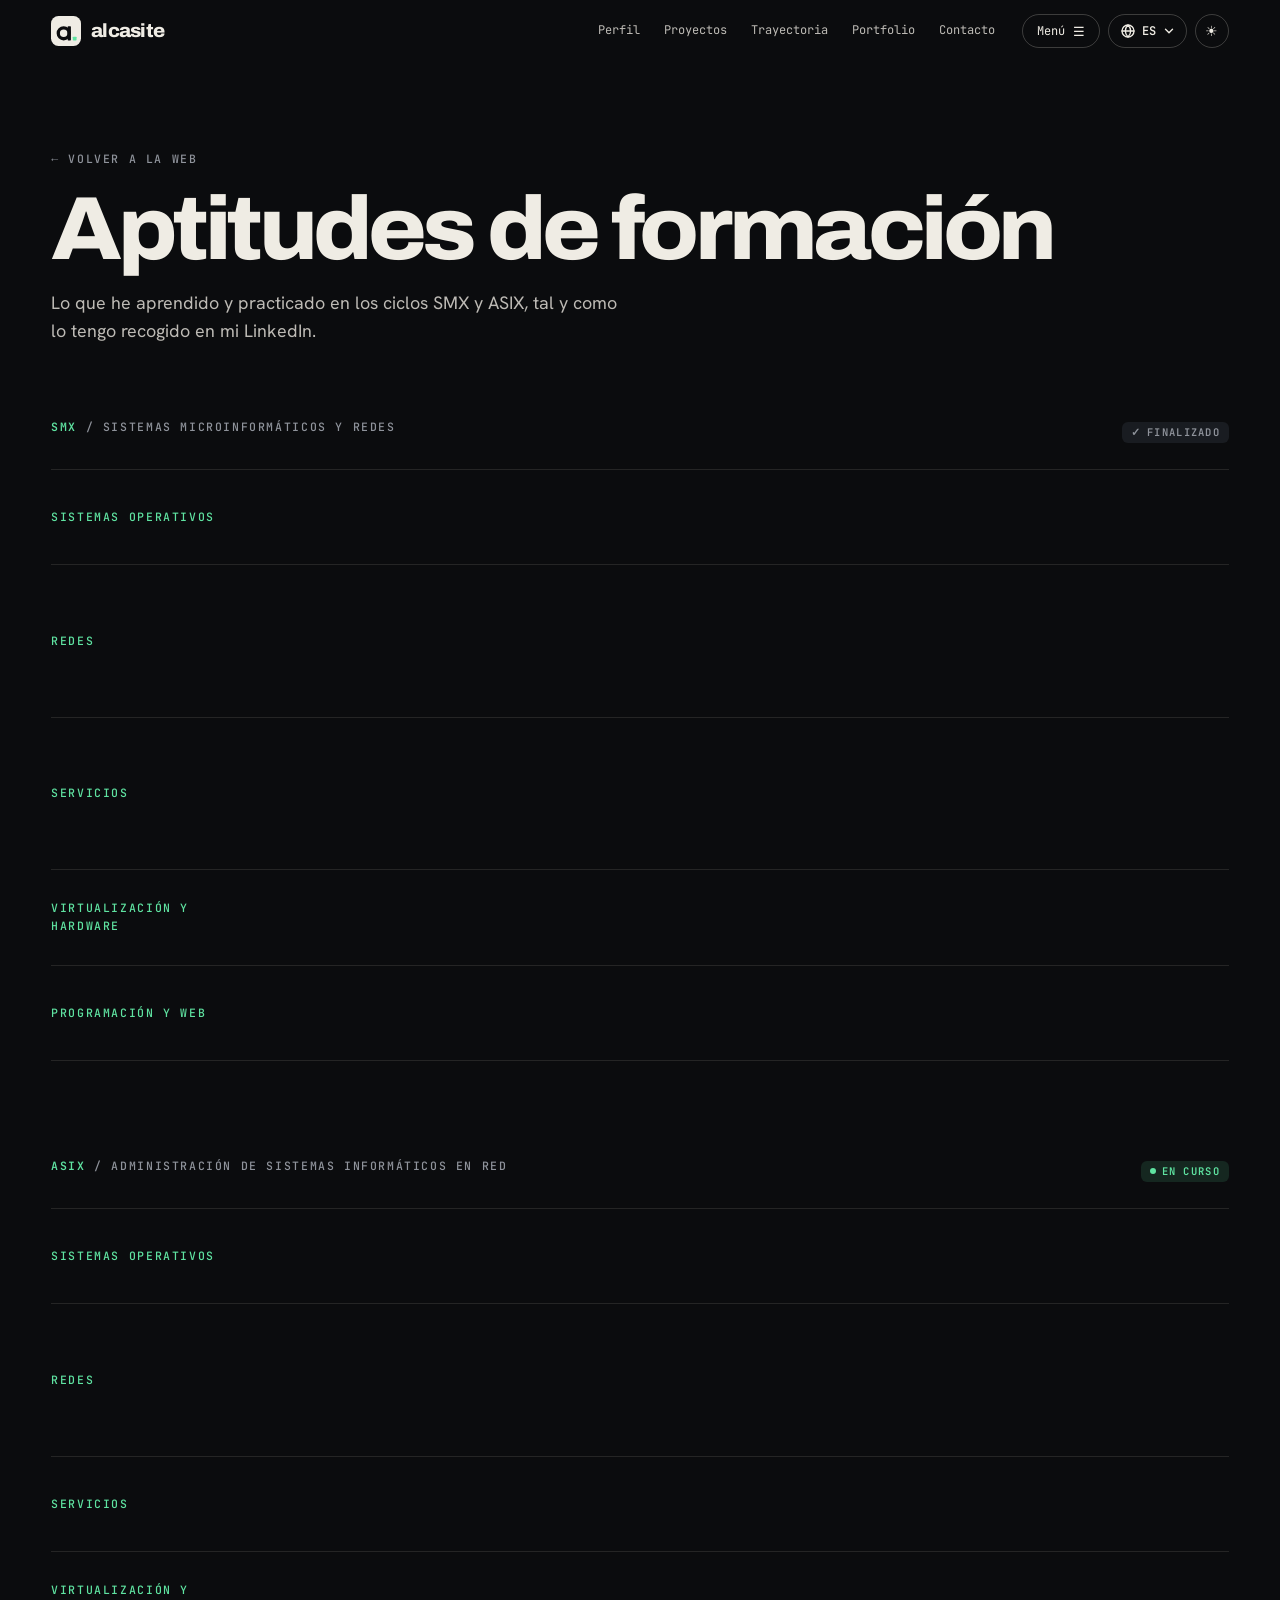
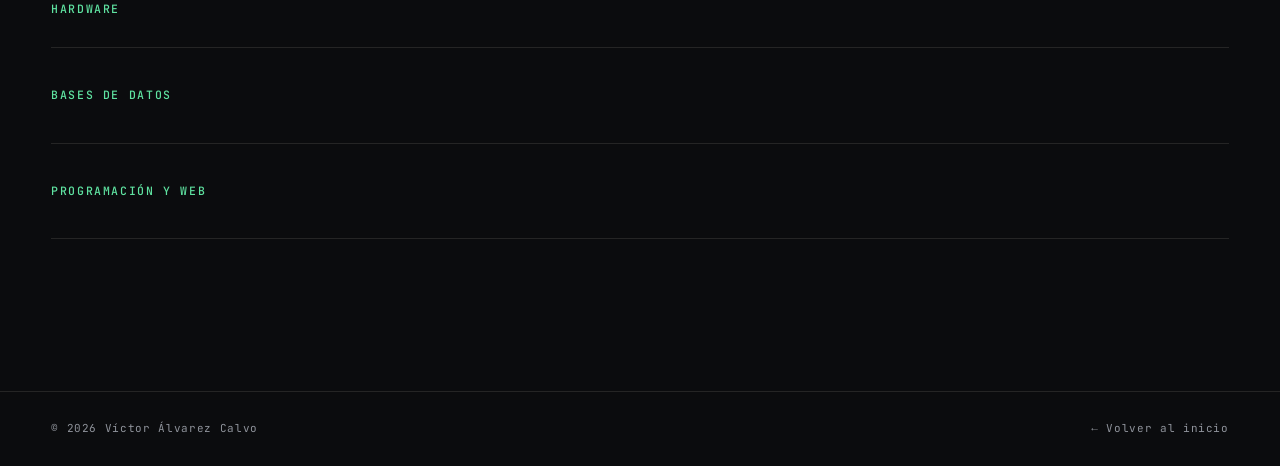
<file: aptitudes.html>
<!doctype html>
<html lang="es">
<head>
<meta charset="utf-8">
<meta name="viewport" content="width=device-width, initial-scale=1">
<title>Aptitudes de formación · alcasite</title>
<meta name="description" content="Aptitudes adquiridas durante los ciclos SMX y ASIX de Víctor Álvarez Calvo.">
<meta name="theme-color" content="#0b0c0e">
<script>document.documentElement.className += " js";try{var t=localStorage.getItem("theme");if(t==="light"||t==="dark")document.documentElement.setAttribute("data-theme",t);}catch(e){}</script>
<link rel="icon" href="assets/favicon.ico?v=2" sizes="any">
<link rel="icon" type="image/svg+xml" href="assets/logo/alcasite-mark.svg?v=2">
<link rel="icon" type="image/png" sizes="32x32" href="assets/favicon-32.png?v=2">
<link rel="icon" type="image/png" sizes="192x192" href="assets/icon-192.png?v=2">
<link rel="apple-touch-icon" href="assets/apple-touch-icon.png?v=2">
<link rel="preload" href="assets/fonts/archivo.woff2" as="font" type="font/woff2" crossorigin>
<link rel="stylesheet" href="styles.css?v=20261105a">
<script defer src="main.js?v=20261105a"></script>
</head>
<body data-page="skills">

<header class="bar">
  <a class="brand" href="index.html#inicio" aria-label="alcasite"><svg class="logo-mark" viewBox="0 0 64 64" aria-hidden="true"><rect class="lm-tile" width="64" height="64" rx="16"/><circle class="lm-a" cx="27" cy="37" r="11.5"/><rect class="lm-s" x="35.5" y="22" width="7" height="30" rx="1.5"/><rect class="lm-c" x="46.5" y="44" width="8" height="8" rx="1.5"/></svg><span class="wordmark">alcasite</span></a>
  <div class="bar-right">
    <nav>
      <a href="index.html#perfil" data-i18n="nav.profile">Perfil</a>
      <a href="index.html#proyectos" data-i18n="nav.projects">Proyectos</a>
      <a href="index.html#trayectoria" data-i18n="nav.path">Trayectoria</a>
      <a href="index.html#portfolio" data-i18n="nav.portfolio">Portfolio</a>
      <a href="index.html#contacto" data-i18n="nav.contact">Contacto</a>
    </nav>
    <label class="lang-wrap"><span class="sr">Idioma</span><select id="lang" aria-label="Idioma"><option value="es">Castellano</option><option value="ca">Català</option><option value="en">English</option></select></label>
    <button class="theme" id="theme" type="button" aria-label="Cambiar a tema claro" title="Cambiar tema">☀</button>
  </div>
</header>

<main class="skills-page wrap">
  <p class="label"><a href="index.html#trayectoria" data-i18n="skills.back">← Volver a la web</a></p>
  <h1 class="skills-title" data-i18n="skills.h1">Aptitudes de formación</h1>
  <p class="skills-lead" data-i18n="skills.lead">Lo que he aprendido y practicado en los ciclos SMX y ASIX, tal y como lo tengo recogido en mi LinkedIn.</p>

  <!-- SMX -->
  <section class="skills-sec" id="smx">
    <div class="sec-head"><span class="label"><b>SMX</b> / <span data-i18n="skills.smx">Sistemas Microinformáticos y Redes</span></span><span class="tag done" data-i18n="tag.done">Finalizado</span></div>
    <div class="stack">
      <div class="stack-row"><h3 class="label" data-i18n="g.os">Sistemas operativos</h3><ul><li>Windows</li><li>Windows Server</li><li>Linux</li><li>Ubuntu</li></ul></div>
      <div class="stack-row"><h3 class="label" data-i18n="g.net">Redes</h3><ul><li data-i18n="k.networks">Redes informáticas</li><li>IPv4</li><li data-i18n="k.subnets">Subredes</li><li>VLAN</li><li>Packet Tracer</li><li data-i18n="k.netsec">Seguridad de redes</li><li data-i18n="k.firewalls">Cortafuegos</li><li>pfSense</li></ul></div>
      <div class="stack-row"><h3 class="label" data-i18n="g.srv">Servicios</h3><ul><li data-i18n="k.dns">Servidor DNS</li><li data-i18n="k.dhcp">Servidor DHCP</li><li data-i18n="k.web">Servidores web</li><li data-i18n="k.mail">Servidor de correo</li><li>LDAP</li><li>Secure Shell</li><li>LAMP</li><li>Linux Virtual Server</li></ul></div>
      <div class="stack-row"><h3 class="label" data-i18n="g.virt">Virtualización y hardware</h3><ul><li>VirtualBox</li><li data-i18n="k.vm">Gestión de Máquinas Virtuales</li><li data-i18n="k.hw">Hardware</li></ul></div>
      <div class="stack-row"><h3 class="label" data-i18n="g.dev">Programación y web</h3><ul><li>HTML</li><li>PHP</li><li>WordPress</li><li>Moodle</li><li>Python</li><li>Bash</li><li>PowerShell</li></ul></div>
    </div>
  </section>

  <!-- ASIX -->
  <section class="skills-sec" id="asix">
    <div class="sec-head"><span class="label"><b>ASIX</b> / <span data-i18n="skills.asix">Administración de Sistemas Informáticos en Red</span></span><span class="tag" data-i18n="tag.ongoing">En curso</span></div>
    <div class="stack">
      <div class="stack-row"><h3 class="label" data-i18n="g.os">Sistemas operativos</h3><ul><li>Windows</li><li>Windows Server</li><li>Linux</li></ul></div>
      <div class="stack-row"><h3 class="label" data-i18n="g.net">Redes</h3><ul><li data-i18n="k.networks">Redes informáticas</li><li>IPv4</li><li data-i18n="k.subnets">Subredes</li><li>VLAN</li><li>Packet Tracer</li><li data-i18n="k.netsec">Seguridad de redes</li><li data-i18n="k.firewalls">Cortafuegos</li><li>OPNsense</li></ul></div>
      <div class="stack-row"><h3 class="label" data-i18n="g.srv">Servicios</h3><ul><li>Active Directory</li><li>LDAP</li><li>LAMP</li><li>Linux Virtual Server</li></ul></div>
      <div class="stack-row"><h3 class="label" data-i18n="g.virt">Virtualización y hardware</h3><ul><li>VirtualBox</li><li>VMware</li><li data-i18n="k.vm">Gestión de Máquinas Virtuales</li><li data-i18n="k.hw">Hardware</li></ul></div>
      <div class="stack-row"><h3 class="label" data-i18n="g.db">Bases de datos</h3><ul><li data-i18n="k.db">Bases de datos</li><li data-i18n="k.reldb">Base de datos relacional</li><li>MariaDB</li><li>PostgreSQL</li><li>MongoDB</li><li>DBeaver</li></ul></div>
      <div class="stack-row"><h3 class="label" data-i18n="g.dev">Programación y web</h3><ul><li>HTML</li><li>CSS</li><li>JavaScript</li><li>JSON</li><li>Bash</li><li>PowerShell</li></ul></div>
    </div>
  </section>
</main>

<footer>
  <span>© <span id="year">2026</span> Víctor Álvarez Calvo</span>
  <a href="index.html" data-i18n="legal.back">← Volver al inicio</a>
</footer>

</body>
</html>
</file>
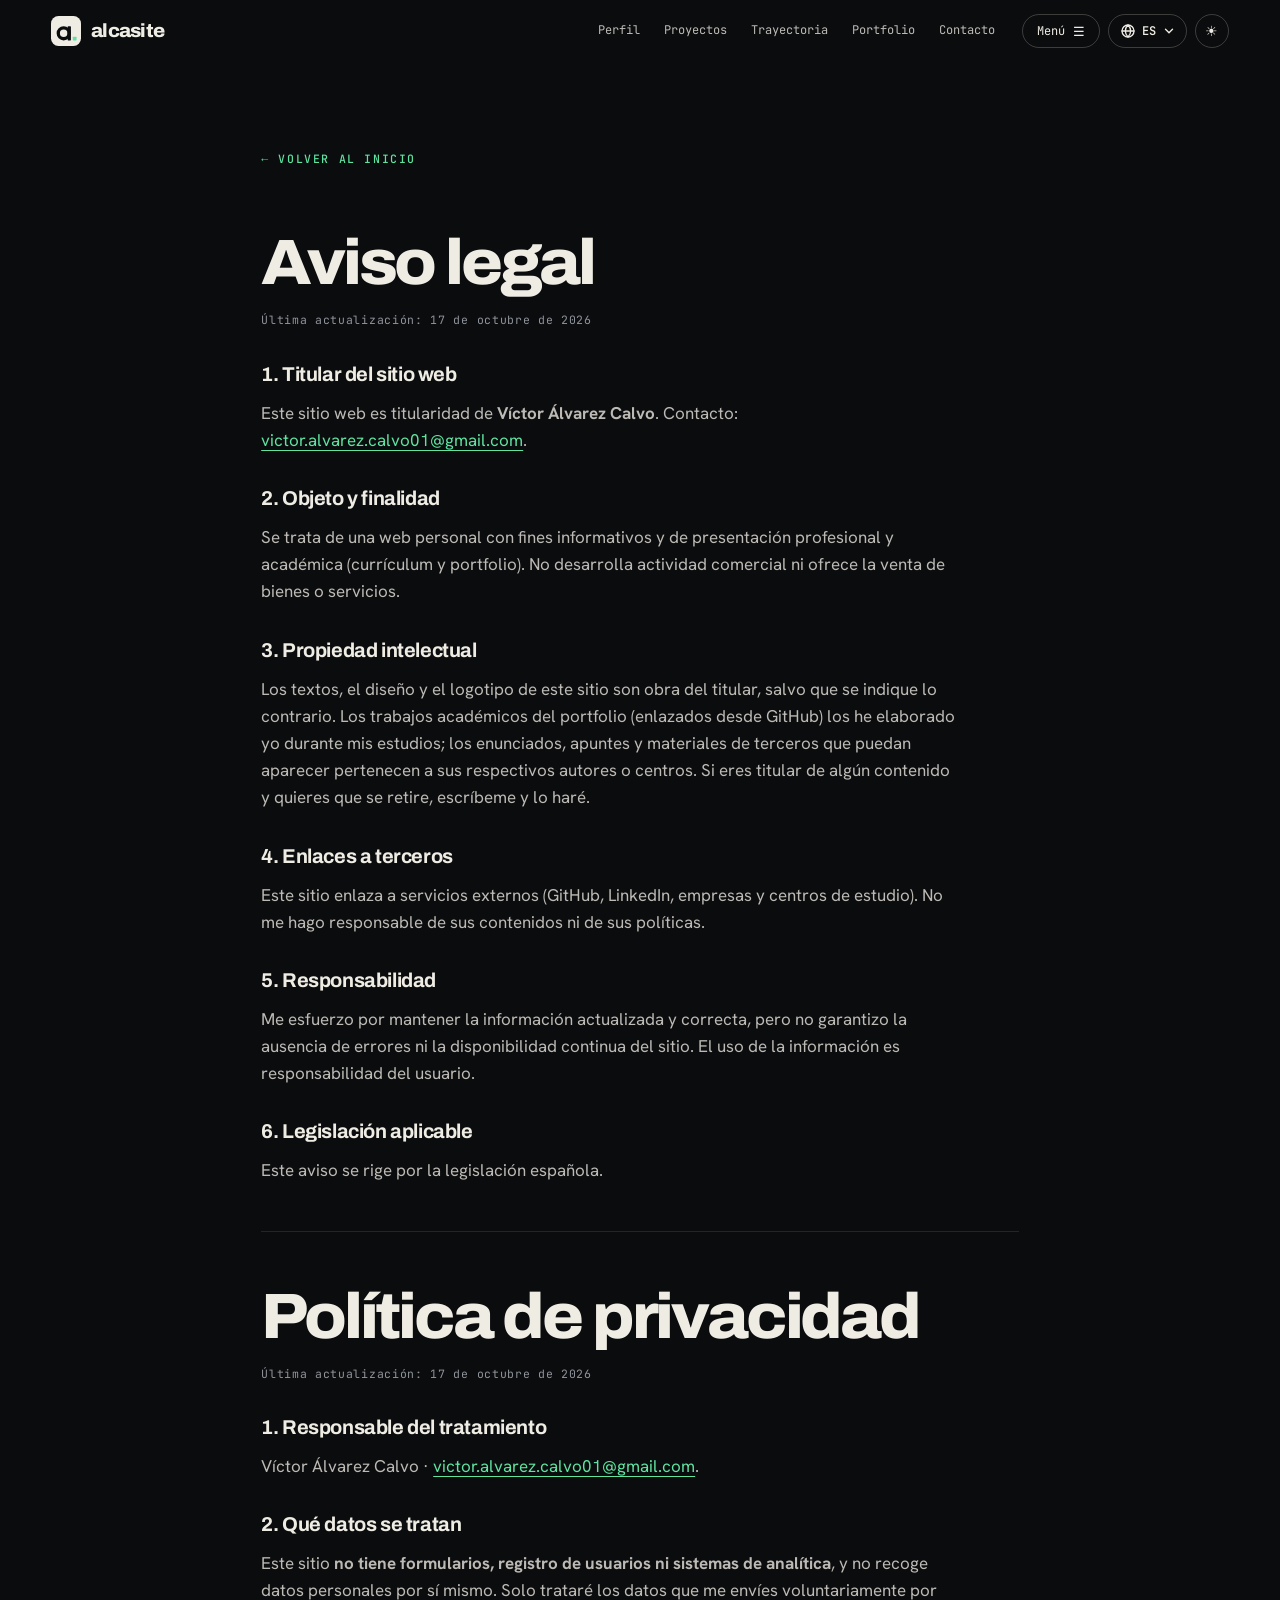
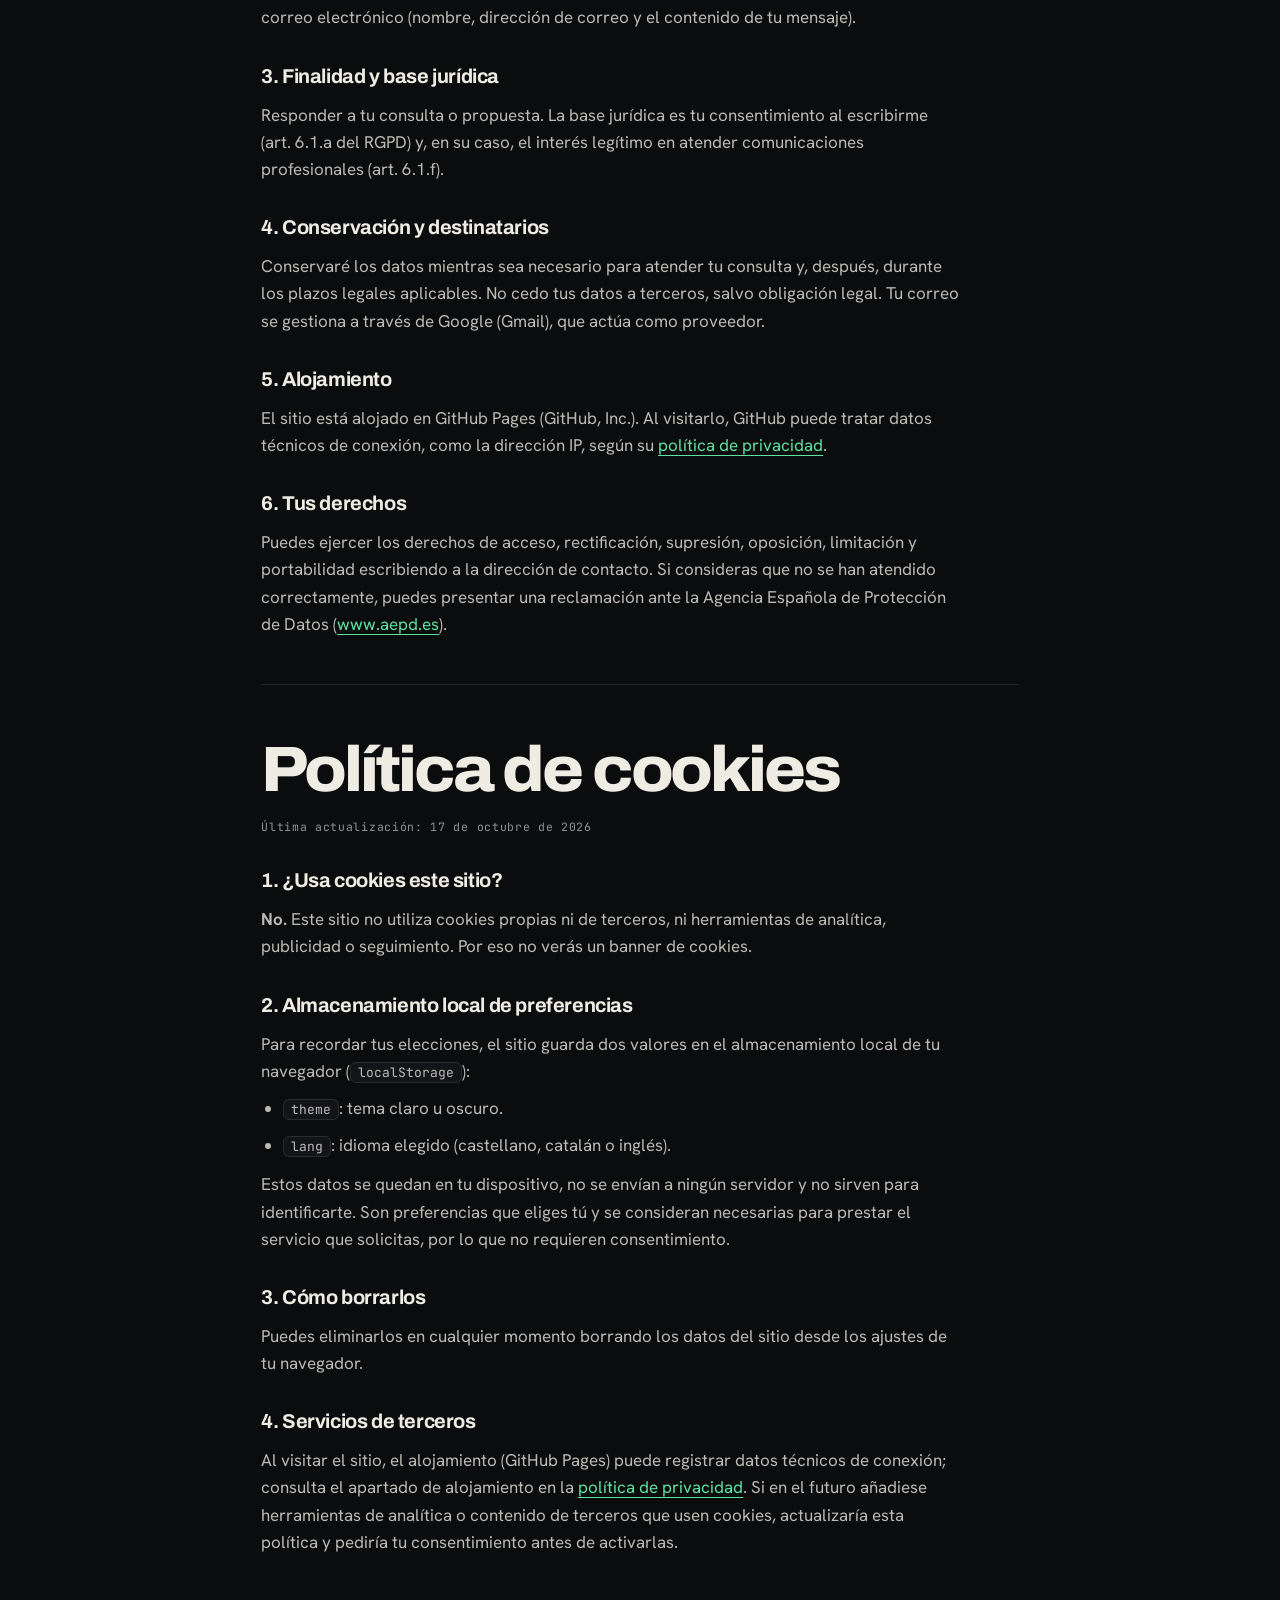
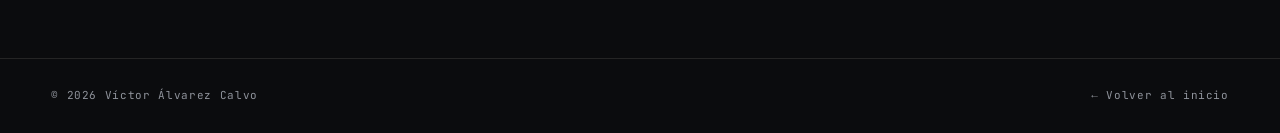
<file: legal.html>
<!doctype html>
<html lang="es">
<head>
<meta charset="utf-8">
<meta name="viewport" content="width=device-width, initial-scale=1">
<title>Aviso legal, privacidad y cookies · alcasite</title>
<meta name="description" content="Aviso legal, política de privacidad y política de cookies de la web personal de Víctor Álvarez Calvo.">
<meta name="theme-color" content="#0b0c0e">
<script>document.documentElement.className += " js";try{var t=localStorage.getItem("theme");if(t==="light"||t==="dark")document.documentElement.setAttribute("data-theme",t);}catch(e){}</script>
<link rel="icon" href="assets/favicon.ico?v=2" sizes="any">
<link rel="icon" type="image/svg+xml" href="assets/logo/alcasite-mark.svg?v=2">
<link rel="icon" type="image/png" sizes="32x32" href="assets/favicon-32.png?v=2">
<link rel="icon" type="image/png" sizes="192x192" href="assets/icon-192.png?v=2">
<link rel="apple-touch-icon" href="assets/apple-touch-icon.png?v=2">
<link rel="preload" href="assets/fonts/archivo.woff2" as="font" type="font/woff2" crossorigin>
<link rel="stylesheet" href="styles.css?v=20261105a">
<script defer src="main.js?v=20261105a"></script>
</head>
<body data-page="legal">

<header class="bar">
  <a class="brand" href="index.html#inicio" aria-label="alcasite"><svg class="logo-mark" viewBox="0 0 64 64" aria-hidden="true"><rect class="lm-tile" width="64" height="64" rx="16"/><circle class="lm-a" cx="27" cy="37" r="11.5"/><rect class="lm-s" x="35.5" y="22" width="7" height="30" rx="1.5"/><rect class="lm-c" x="46.5" y="44" width="8" height="8" rx="1.5"/></svg><span class="wordmark">alcasite</span></a>
  <div class="bar-right">
    <nav>
      <a href="index.html#perfil" data-i18n="nav.profile">Perfil</a>
      <a href="index.html#proyectos" data-i18n="nav.projects">Proyectos</a>
      <a href="index.html#trayectoria" data-i18n="nav.path">Trayectoria</a>
      <a href="index.html#portfolio" data-i18n="nav.portfolio">Portfolio</a>
      <a href="index.html#contacto" data-i18n="nav.contact">Contacto</a>
    </nav>
    <label class="lang-wrap"><span class="sr">Idioma</span><select id="lang" aria-label="Idioma"><option value="es">Castellano</option><option value="ca">Català</option><option value="en">English</option></select></label>
    <button class="theme" id="theme" type="button" aria-label="Cambiar a tema claro" title="Cambiar tema">☀</button>
  </div>
</header>

<main class="legal wrap">
  <p class="label"><a href="index.html" data-i18n="legal.back">← Volver al inicio</a></p>

  <!-- ===================== AVISO LEGAL ===================== -->
  <section id="aviso" class="legal-sec">
    <div data-lang="es">
      <h1>Aviso legal</h1>
      <p class="upd">Última actualización: 17 de octubre de 2026</p>
      <h2>1. Titular del sitio web</h2>
      <p>Este sitio web es titularidad de <strong>Víctor Álvarez Calvo</strong>. Contacto: <a href="mailto:victor.alvarez.calvo01@gmail.com">victor.alvarez.calvo01@gmail.com</a>.</p>
      <h2>2. Objeto y finalidad</h2>
      <p>Se trata de una web personal con fines informativos y de presentación profesional y académica (currículum y portfolio). No desarrolla actividad comercial ni ofrece la venta de bienes o servicios.</p>
      <h2>3. Propiedad intelectual</h2>
      <p>Los textos, el diseño y el logotipo de este sitio son obra del titular, salvo que se indique lo contrario. Los trabajos académicos del portfolio (enlazados desde GitHub) los he elaborado yo durante mis estudios; los enunciados, apuntes y materiales de terceros que puedan aparecer pertenecen a sus respectivos autores o centros. Si eres titular de algún contenido y quieres que se retire, escríbeme y lo haré.</p>
      <h2>4. Enlaces a terceros</h2>
      <p>Este sitio enlaza a servicios externos (GitHub, LinkedIn, empresas y centros de estudio). No me hago responsable de sus contenidos ni de sus políticas.</p>
      <h2>5. Responsabilidad</h2>
      <p>Me esfuerzo por mantener la información actualizada y correcta, pero no garantizo la ausencia de errores ni la disponibilidad continua del sitio. El uso de la información es responsabilidad del usuario.</p>
      <h2>6. Legislación aplicable</h2>
      <p>Este aviso se rige por la legislación española.</p>
    </div>
    <div data-lang="ca">
      <h1>Avís legal</h1>
      <p class="upd">Darrera actualització: 17 d'octubre de 2026</p>
      <h2>1. Titular del lloc web</h2>
      <p>Aquest lloc web és titularitat de <strong>Víctor Álvarez Calvo</strong>. Contacte: <a href="mailto:victor.alvarez.calvo01@gmail.com">victor.alvarez.calvo01@gmail.com</a>.</p>
      <h2>2. Objecte i finalitat</h2>
      <p>Es tracta d'una web personal amb finalitats informatives i de presentació professional i acadèmica (currículum i portfoli). No desenvolupa activitat comercial ni ofereix la venda de béns o serveis.</p>
      <h2>3. Propietat intel·lectual</h2>
      <p>Els textos, el disseny i el logotip d'aquest lloc són obra del titular, tret que s'indiqui el contrari. Els treballs acadèmics del portfoli (enllaçats des de GitHub) els he elaborat jo durant els meus estudis; els enunciats, apunts i materials de tercers que hi puguin aparèixer pertanyen als seus respectius autors o centres. Si ets titular d'algun contingut i vols que es retiri, escriu-me i ho faré.</p>
      <h2>4. Enllaços a tercers</h2>
      <p>Aquest lloc enllaça a serveis externs (GitHub, LinkedIn, empreses i centres d'estudi). No em faig responsable dels seus continguts ni de les seves polítiques.</p>
      <h2>5. Responsabilitat</h2>
      <p>Procuro mantenir la informació actualitzada i correcta, però no garanteixo l'absència d'errors ni la disponibilitat contínua del lloc. L'ús de la informació és responsabilitat de l'usuari.</p>
      <h2>6. Legislació aplicable</h2>
      <p>Aquest avís es regeix per la legislació espanyola.</p>
    </div>
    <div data-lang="en">
      <h1>Legal notice</h1>
      <p class="upd">Last updated: 17 October 2026</p>
      <h2>1. Website owner</h2>
      <p>This website is owned by <strong>Víctor Álvarez Calvo</strong>. Contact: <a href="mailto:victor.alvarez.calvo01@gmail.com">victor.alvarez.calvo01@gmail.com</a>.</p>
      <h2>2. Purpose</h2>
      <p>This is a personal website for information and professional and academic presentation (résumé and portfolio). It carries out no commercial activity and does not sell goods or services.</p>
      <h2>3. Intellectual property</h2>
      <p>The texts, design and logo of this site are the owner's work unless stated otherwise. The academic work in the portfolio (linked from GitHub) was produced by me during my studies; any third-party assignments, notes and materials that may appear belong to their respective authors or schools. If you own some content and want it removed, write to me and I will do so.</p>
      <h2>4. Third-party links</h2>
      <p>This site links to external services (GitHub, LinkedIn, companies and schools). I am not responsible for their content or policies.</p>
      <h2>5. Liability</h2>
      <p>I try to keep the information up to date and correct, but I do not guarantee the absence of errors or continuous availability of the site. Use of the information is the user's responsibility.</p>
      <h2>6. Governing law</h2>
      <p>This notice is governed by Spanish law.</p>
    </div>
  </section>

  <!-- ===================== PRIVACIDAD ===================== -->
  <section id="privacidad" class="legal-sec">
    <div data-lang="es">
      <h1>Política de privacidad</h1>
      <p class="upd">Última actualización: 17 de octubre de 2026</p>
      <h2>1. Responsable del tratamiento</h2>
      <p>Víctor Álvarez Calvo · <a href="mailto:victor.alvarez.calvo01@gmail.com">victor.alvarez.calvo01@gmail.com</a>.</p>
      <h2>2. Qué datos se tratan</h2>
      <p>Este sitio <strong>no tiene formularios, registro de usuarios ni sistemas de analítica</strong>, y no recoge datos personales por sí mismo. Solo trataré los datos que me envíes voluntariamente por correo electrónico (nombre, dirección de correo y el contenido de tu mensaje).</p>
      <h2>3. Finalidad y base jurídica</h2>
      <p>Responder a tu consulta o propuesta. La base jurídica es tu consentimiento al escribirme (art. 6.1.a del RGPD) y, en su caso, el interés legítimo en atender comunicaciones profesionales (art. 6.1.f).</p>
      <h2>4. Conservación y destinatarios</h2>
      <p>Conservaré los datos mientras sea necesario para atender tu consulta y, después, durante los plazos legales aplicables. No cedo tus datos a terceros, salvo obligación legal. Tu correo se gestiona a través de Google (Gmail), que actúa como proveedor.</p>
      <h2>5. Alojamiento</h2>
      <p>El sitio está alojado en GitHub Pages (GitHub, Inc.). Al visitarlo, GitHub puede tratar datos técnicos de conexión, como la dirección IP, según su <a href="https://docs.github.com/site-policy/privacy-policies/github-general-privacy-statement" target="_blank" rel="noopener noreferrer">política de privacidad</a>.</p>
      <h2>6. Tus derechos</h2>
      <p>Puedes ejercer los derechos de acceso, rectificación, supresión, oposición, limitación y portabilidad escribiendo a la dirección de contacto. Si consideras que no se han atendido correctamente, puedes presentar una reclamación ante la Agencia Española de Protección de Datos (<a href="https://www.aepd.es" target="_blank" rel="noopener noreferrer">www.aepd.es</a>).</p>
    </div>
    <div data-lang="ca">
      <h1>Política de privacitat</h1>
      <p class="upd">Darrera actualització: 17 d'octubre de 2026</p>
      <h2>1. Responsable del tractament</h2>
      <p>Víctor Álvarez Calvo · <a href="mailto:victor.alvarez.calvo01@gmail.com">victor.alvarez.calvo01@gmail.com</a>.</p>
      <h2>2. Quines dades es tracten</h2>
      <p>Aquest lloc <strong>no té formularis, registre d'usuaris ni sistemes d'analítica</strong>, i no recull dades personals per ell mateix. Només tractaré les dades que m'enviïs voluntàriament per correu electrònic (nom, adreça de correu i el contingut del teu missatge).</p>
      <h2>3. Finalitat i base jurídica</h2>
      <p>Respondre a la teva consulta o proposta. La base jurídica és el teu consentiment en escriure'm (art. 6.1.a del RGPD) i, si escau, l'interès legítim a atendre comunicacions professionals (art. 6.1.f).</p>
      <h2>4. Conservació i destinataris</h2>
      <p>Conservaré les dades mentre sigui necessari per atendre la teva consulta i, després, durant els terminis legals aplicables. No cedeixo les teves dades a tercers, tret d'obligació legal. El teu correu es gestiona a través de Google (Gmail), que actua com a proveïdor.</p>
      <h2>5. Allotjament</h2>
      <p>El lloc està allotjat a GitHub Pages (GitHub, Inc.). En visitar-lo, GitHub pot tractar dades tècniques de connexió, com l'adreça IP, segons la seva <a href="https://docs.github.com/site-policy/privacy-policies/github-general-privacy-statement" target="_blank" rel="noopener noreferrer">política de privacitat</a>.</p>
      <h2>6. Els teus drets</h2>
      <p>Pots exercir els drets d'accés, rectificació, supressió, oposició, limitació i portabilitat escrivint a l'adreça de contacte. Si consideres que no s'han atès correctament, pots presentar una reclamació davant l'Agència Espanyola de Protecció de Dades (<a href="https://www.aepd.es" target="_blank" rel="noopener noreferrer">www.aepd.es</a>).</p>
    </div>
    <div data-lang="en">
      <h1>Privacy policy</h1>
      <p class="upd">Last updated: 17 October 2026</p>
      <h2>1. Data controller</h2>
      <p>Víctor Álvarez Calvo · <a href="mailto:victor.alvarez.calvo01@gmail.com">victor.alvarez.calvo01@gmail.com</a>.</p>
      <h2>2. What data is processed</h2>
      <p>This site has <strong>no forms, user accounts or analytics</strong> and does not collect personal data by itself. I will only process the data you voluntarily send me by email (name, email address and the content of your message).</p>
      <h2>3. Purpose and legal basis</h2>
      <p>To reply to your enquiry or proposal. The legal basis is your consent when you write to me (Art. 6.1.a GDPR) and, where applicable, legitimate interest in handling professional communications (Art. 6.1.f).</p>
      <h2>4. Retention and recipients</h2>
      <p>I will keep the data as long as needed to handle your enquiry and afterwards for the applicable legal periods. I do not share your data with third parties unless legally required. Your email is handled through Google (Gmail), which acts as a provider.</p>
      <h2>5. Hosting</h2>
      <p>The site is hosted on GitHub Pages (GitHub, Inc.). When you visit it, GitHub may process technical connection data such as your IP address, under its <a href="https://docs.github.com/site-policy/privacy-policies/github-general-privacy-statement" target="_blank" rel="noopener noreferrer">privacy statement</a>.</p>
      <h2>6. Your rights</h2>
      <p>You can exercise your rights of access, rectification, erasure, objection, restriction and portability by writing to the contact address. If you believe your request has not been handled properly, you may lodge a complaint with the Spanish Data Protection Agency (<a href="https://www.aepd.es" target="_blank" rel="noopener noreferrer">www.aepd.es</a>).</p>
    </div>
  </section>

  <!-- ===================== COOKIES ===================== -->
  <section id="cookies" class="legal-sec">
    <div data-lang="es">
      <h1>Política de cookies</h1>
      <p class="upd">Última actualización: 17 de octubre de 2026</p>
      <h2>1. ¿Usa cookies este sitio?</h2>
      <p><strong>No.</strong> Este sitio no utiliza cookies propias ni de terceros, ni herramientas de analítica, publicidad o seguimiento. Por eso no verás un banner de cookies.</p>
      <h2>2. Almacenamiento local de preferencias</h2>
      <p>Para recordar tus elecciones, el sitio guarda dos valores en el almacenamiento local de tu navegador (<code>localStorage</code>):</p>
      <ul>
        <li><code>theme</code>: tema claro u oscuro.</li>
        <li><code>lang</code>: idioma elegido (castellano, catalán o inglés).</li>
      </ul>
      <p>Estos datos se quedan en tu dispositivo, no se envían a ningún servidor y no sirven para identificarte. Son preferencias que eliges tú y se consideran necesarias para prestar el servicio que solicitas, por lo que no requieren consentimiento.</p>
      <h2>3. Cómo borrarlos</h2>
      <p>Puedes eliminarlos en cualquier momento borrando los datos del sitio desde los ajustes de tu navegador.</p>
      <h2>4. Servicios de terceros</h2>
      <p>Al visitar el sitio, el alojamiento (GitHub Pages) puede registrar datos técnicos de conexión; consulta el apartado de alojamiento en la <a href="#privacidad">política de privacidad</a>. Si en el futuro añadiese herramientas de analítica o contenido de terceros que usen cookies, actualizaría esta política y pediría tu consentimiento antes de activarlas.</p>
    </div>
    <div data-lang="ca">
      <h1>Política de cookies</h1>
      <p class="upd">Darrera actualització: 17 d'octubre de 2026</p>
      <h2>1. Aquest lloc fa servir cookies?</h2>
      <p><strong>No.</strong> Aquest lloc no utilitza cookies pròpies ni de tercers, ni eines d'analítica, publicitat o seguiment. Per això no veuràs cap bàner de cookies.</p>
      <h2>2. Emmagatzematge local de preferències</h2>
      <p>Per recordar les teves tries, el lloc desa dos valors a l'emmagatzematge local del teu navegador (<code>localStorage</code>):</p>
      <ul>
        <li><code>theme</code>: tema clar o fosc.</li>
        <li><code>lang</code>: idioma triat (castellà, català o anglès).</li>
      </ul>
      <p>Aquestes dades es queden al teu dispositiu, no s'envien a cap servidor i no serveixen per identificar-te. Són preferències que tries tu i es consideren necessàries per prestar el servei que sol·licites, per la qual cosa no requereixen consentiment.</p>
      <h2>3. Com esborrar-les</h2>
      <p>Pots eliminar-les en qualsevol moment esborrant les dades del lloc des dels ajustos del teu navegador.</p>
      <h2>4. Serveis de tercers</h2>
      <p>En visitar el lloc, l'allotjament (GitHub Pages) pot registrar dades tècniques de connexió; consulta l'apartat d'allotjament a la <a href="#privacidad">política de privacitat</a>. Si en el futur afegís eines d'analítica o contingut de tercers que facin servir cookies, actualitzaria aquesta política i et demanaria el consentiment abans d'activar-les.</p>
    </div>
    <div data-lang="en">
      <h1>Cookie policy</h1>
      <p class="upd">Last updated: 17 October 2026</p>
      <h2>1. Does this site use cookies?</h2>
      <p><strong>No.</strong> This site does not use first-party or third-party cookies, nor analytics, advertising or tracking tools. That is why you will not see a cookie banner.</p>
      <h2>2. Local storage of preferences</h2>
      <p>To remember your choices, the site stores two values in your browser's local storage (<code>localStorage</code>):</p>
      <ul>
        <li><code>theme</code>: light or dark theme.</li>
        <li><code>lang</code>: chosen language (Spanish, Catalan or English).</li>
      </ul>
      <p>This data stays on your device, is not sent to any server and cannot identify you. These are preferences you choose yourself and are considered necessary to provide the service you request, so they do not require consent.</p>
      <h2>3. How to delete them</h2>
      <p>You can remove them at any time by clearing the site's data in your browser settings.</p>
      <h2>4. Third-party services</h2>
      <p>When you visit the site, the host (GitHub Pages) may log technical connection data; see the hosting section of the <a href="#privacidad">privacy policy</a>. If I later add analytics tools or third-party content that use cookies, I will update this policy and ask for your consent before enabling them.</p>
    </div>
  </section>
</main>

<footer>
  <span>© <span id="year">2026</span> Víctor Álvarez Calvo</span>
  <a href="index.html" data-i18n="legal.back">← Volver al inicio</a>
</footer>

</body>
</html>
</file>
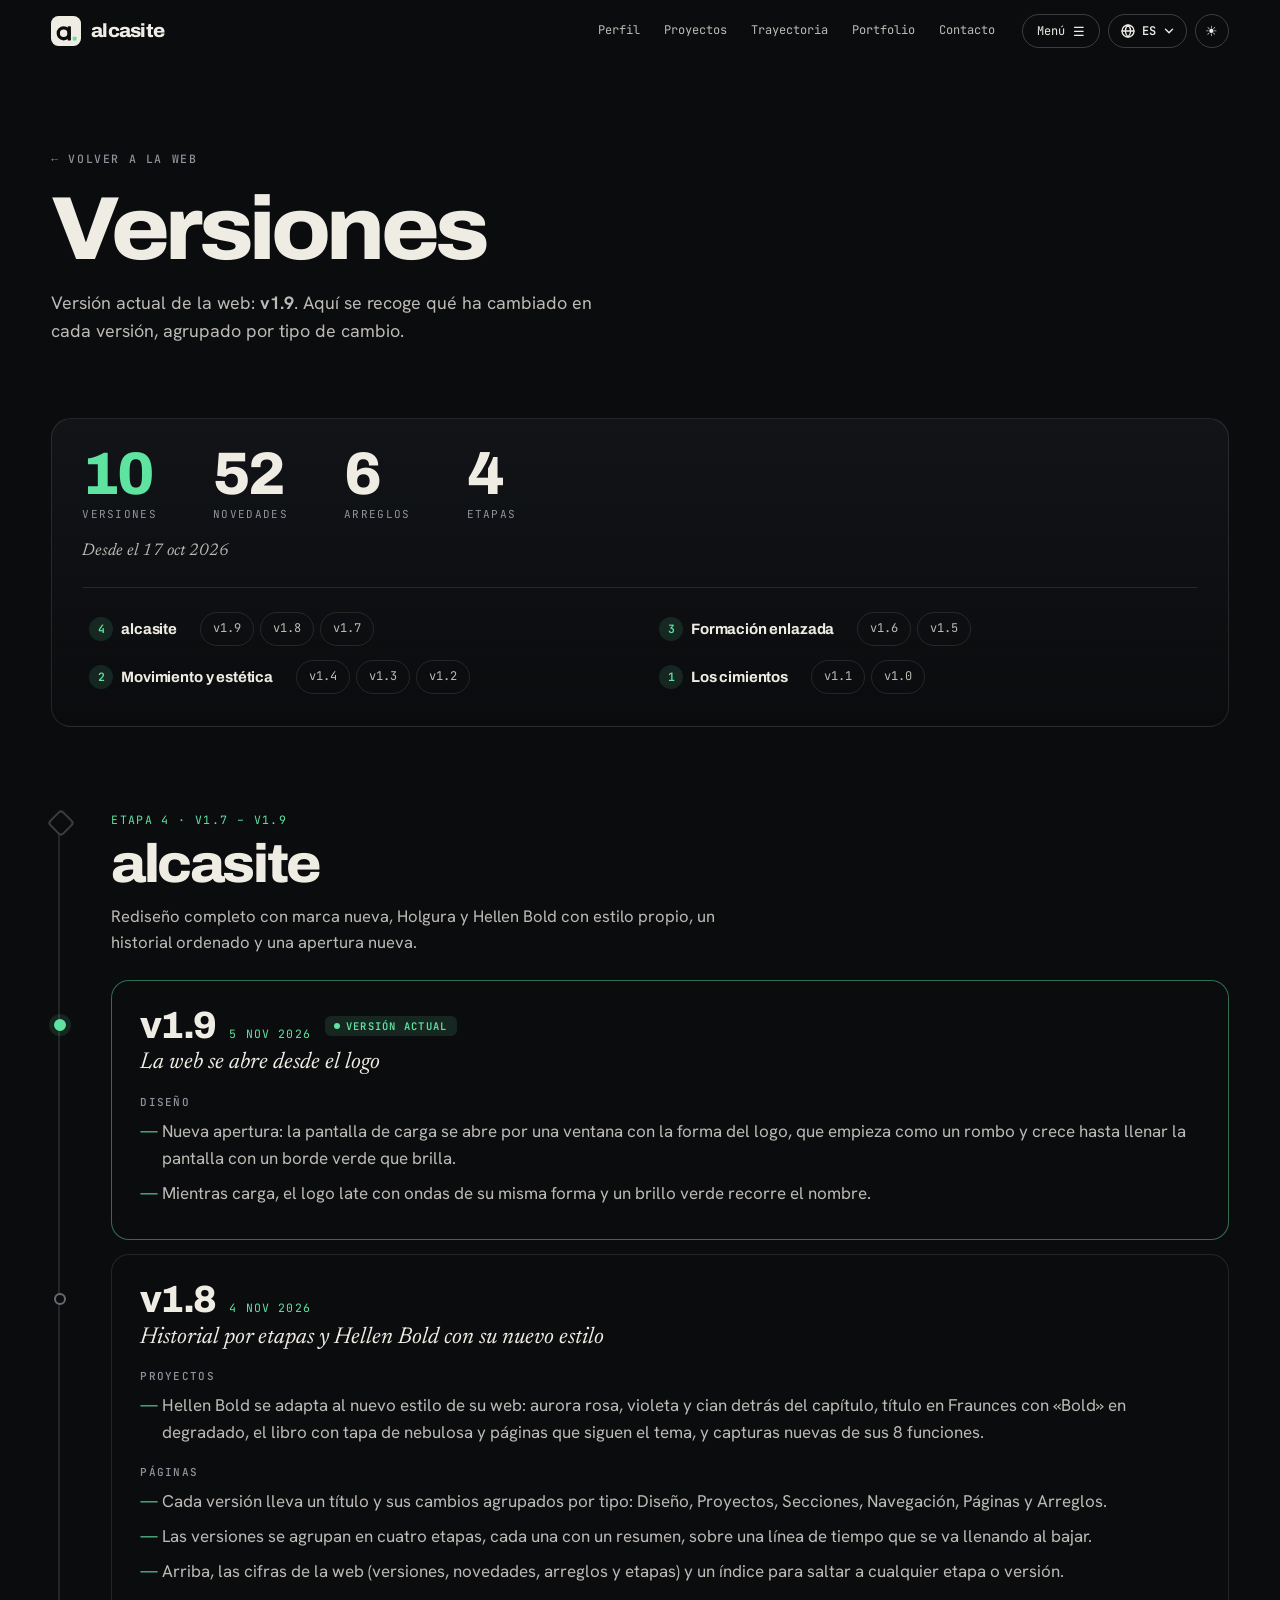
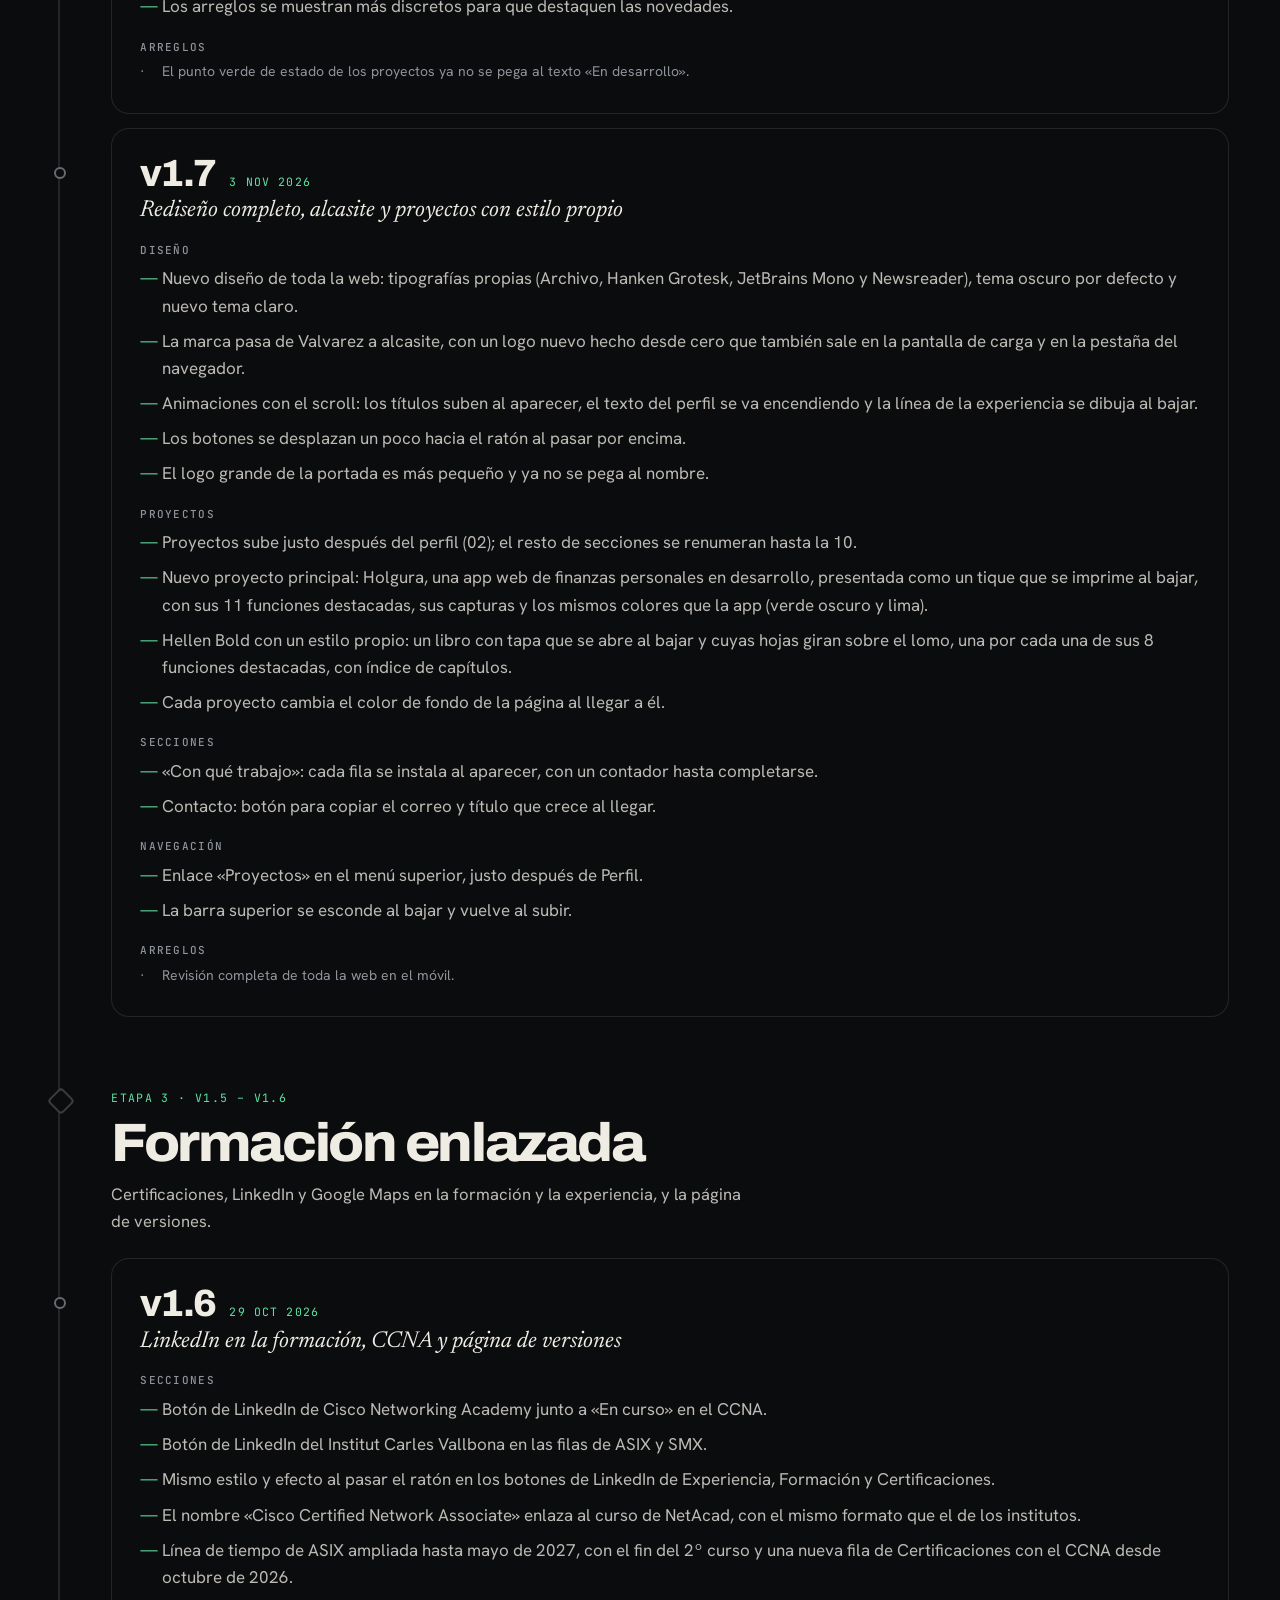
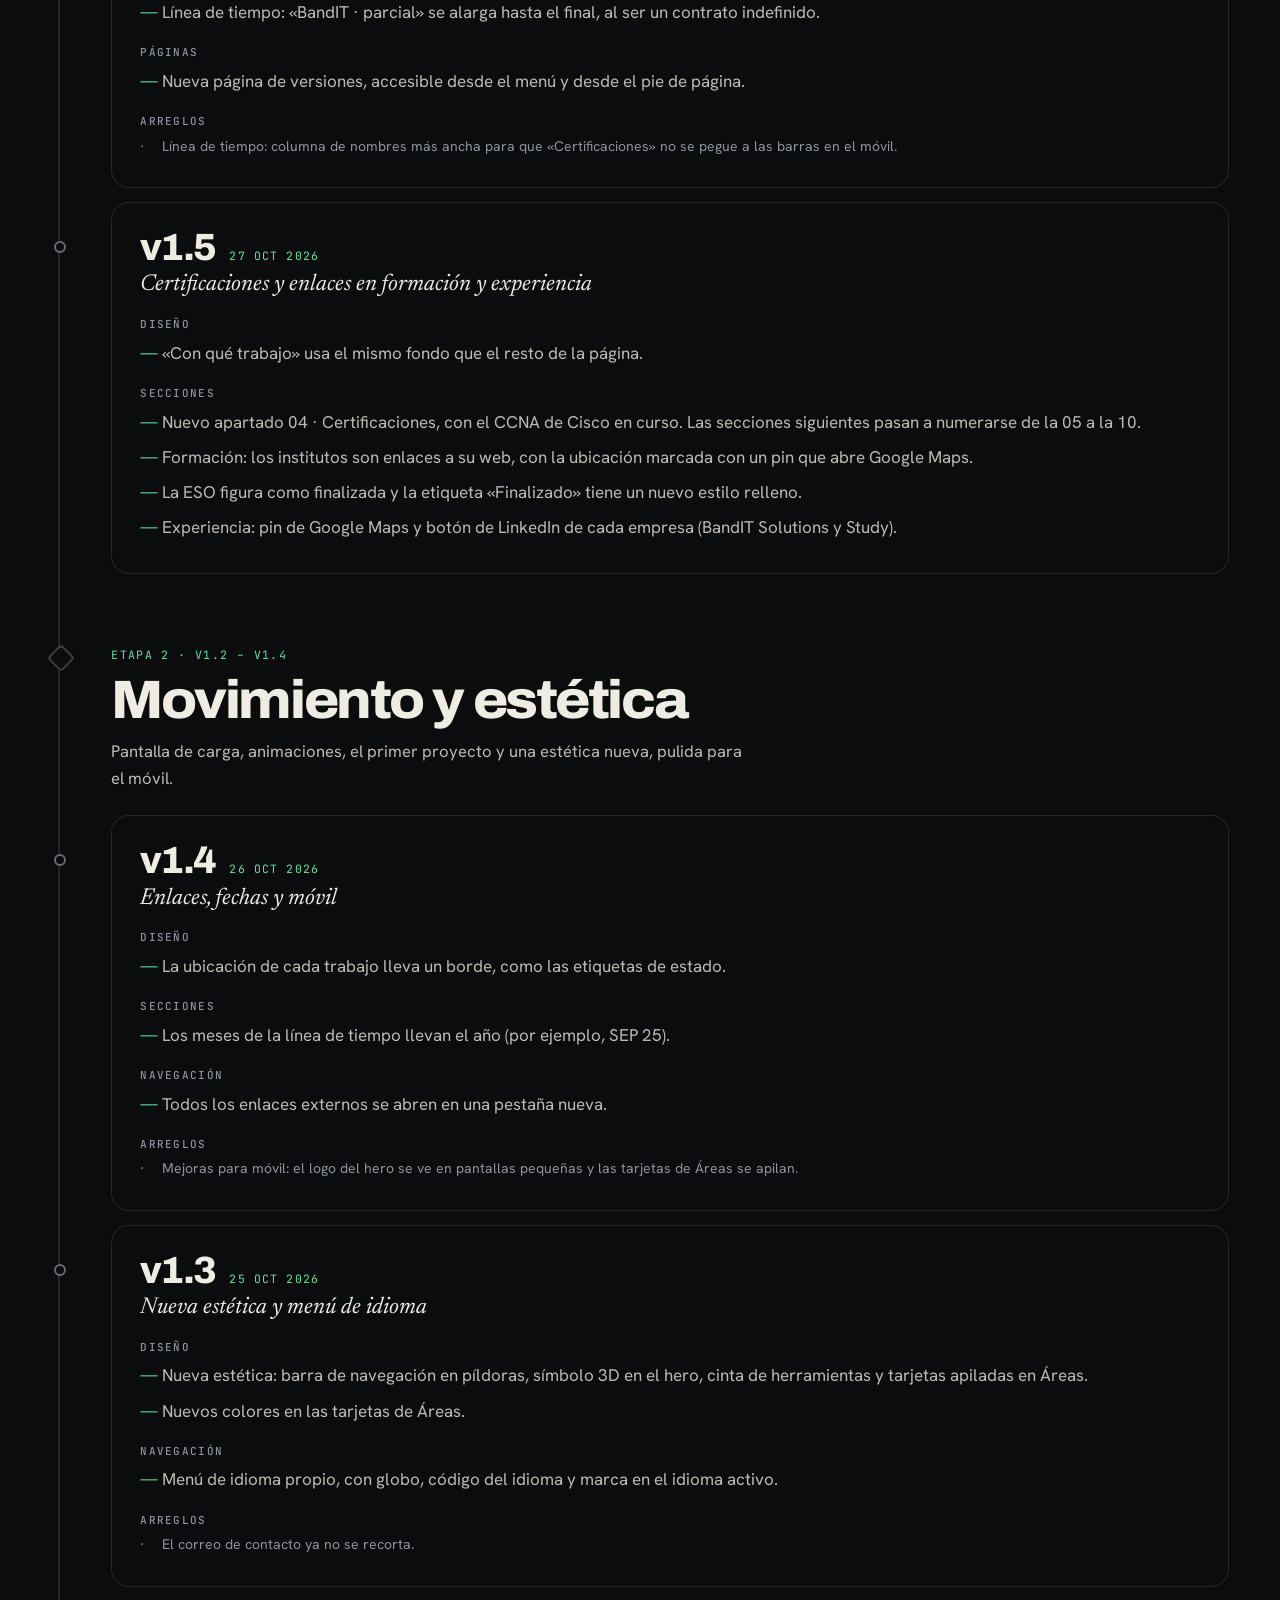
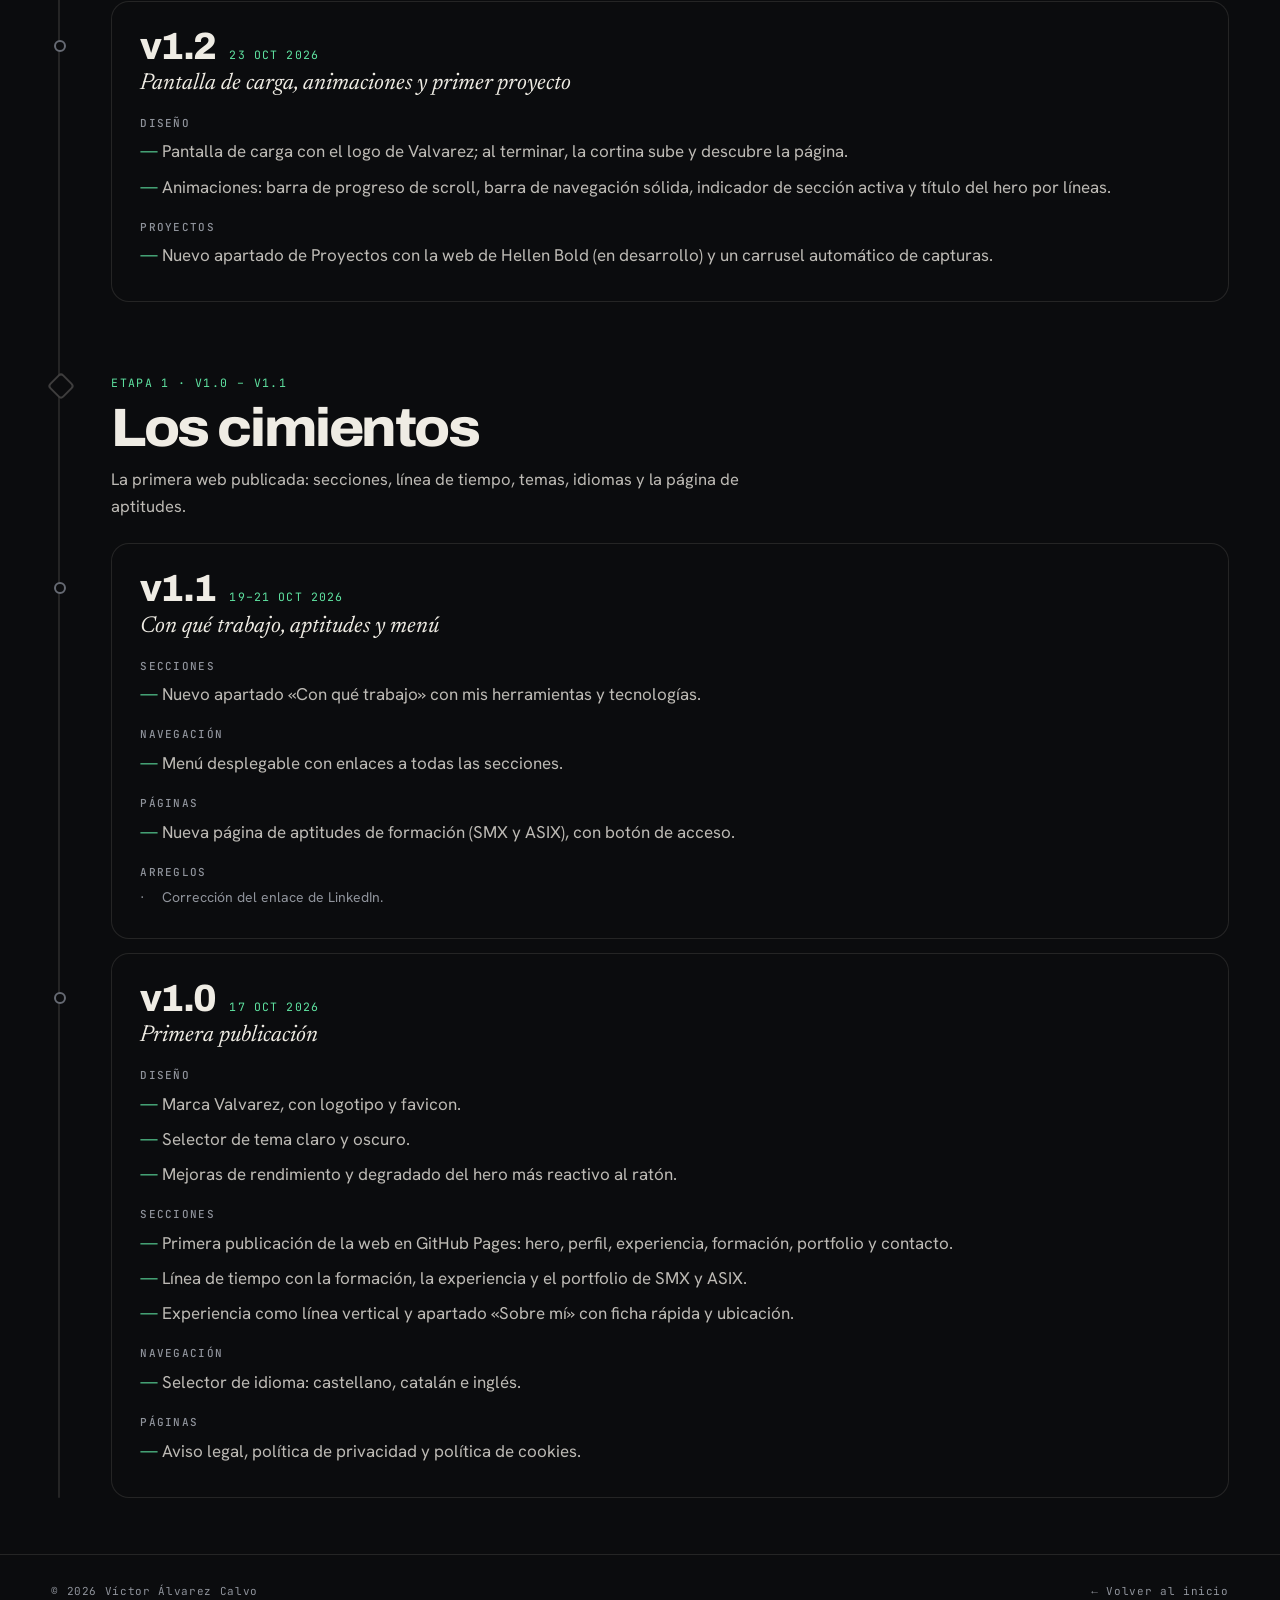
<file: versiones.html>
<!doctype html>
<html lang="es">
<head>
<meta charset="utf-8">
<meta name="viewport" content="width=device-width, initial-scale=1">
<title>Versiones · alcasite</title>
<meta name="description" content="Historial de versiones de la web de Víctor Álvarez Calvo: en qué versión está y qué se ha añadido en cada una.">
<meta name="theme-color" content="#0b0c0e">
<script>document.documentElement.className += " js";try{var t=localStorage.getItem("theme");if(t==="light"||t==="dark")document.documentElement.setAttribute("data-theme",t);}catch(e){}</script>
<link rel="icon" href="assets/favicon.ico?v=2" sizes="any">
<link rel="icon" type="image/svg+xml" href="assets/logo/alcasite-mark.svg?v=2">
<link rel="icon" type="image/png" sizes="32x32" href="assets/favicon-32.png?v=2">
<link rel="icon" type="image/png" sizes="192x192" href="assets/icon-192.png?v=2">
<link rel="apple-touch-icon" href="assets/apple-touch-icon.png?v=2">
<link rel="preload" href="assets/fonts/archivo.woff2" as="font" type="font/woff2" crossorigin>
<link rel="stylesheet" href="styles.css?v=20261105a">
<script defer src="main.js?v=20261105a"></script>
</head>
<body data-page="versions">

<header class="bar">
  <a class="brand" href="index.html#inicio" aria-label="alcasite"><svg class="logo-mark" viewBox="0 0 64 64" aria-hidden="true"><rect class="lm-tile" width="64" height="64" rx="16"/><circle class="lm-a" cx="27" cy="37" r="11.5"/><rect class="lm-s" x="35.5" y="22" width="7" height="30" rx="1.5"/><rect class="lm-c" x="46.5" y="44" width="8" height="8" rx="1.5"/></svg><span class="wordmark">alcasite</span></a>
  <div class="bar-right">
    <nav>
      <a href="index.html#perfil" data-i18n="nav.profile">Perfil</a>
      <a href="index.html#proyectos" data-i18n="nav.projects">Proyectos</a>
      <a href="index.html#trayectoria" data-i18n="nav.path">Trayectoria</a>
      <a href="index.html#portfolio" data-i18n="nav.portfolio">Portfolio</a>
      <a href="index.html#contacto" data-i18n="nav.contact">Contacto</a>
    </nav>
    <label class="lang-wrap"><span class="sr">Idioma</span><select id="lang" aria-label="Idioma"><option value="es">Castellano</option><option value="ca">Català</option><option value="en">English</option></select></label>
    <button class="theme" id="theme" type="button" aria-label="Cambiar a tema claro" title="Cambiar tema">☀</button>
  </div>
</header>

<main class="skills-page wrap vers">
  <p class="label"><a href="index.html" data-i18n="skills.back">← Volver a la web</a></p>

  <!-- ===== Castellano ===== -->
  <div data-lang="es">
    <h1 class="skills-title">Versiones</h1>
    <p class="skills-lead">Versión actual de la web: <strong>v1.9</strong>. Aquí se recoge qué ha cambiado en cada versión, agrupado por tipo de cambio.</p>

    <section class="ver-panel" aria-label="La web en cifras">
      <dl class="ver-stats"><div class="ver-stat"><dt>versiones</dt><dd data-n="versions">10</dd></div><div class="ver-stat"><dt>novedades</dt><dd data-n="features">52</dd></div><div class="ver-stat"><dt>arreglos</dt><dd data-n="fixes">6</dd></div><div class="ver-stat"><dt>etapas</dt><dd data-n="stages">4</dd></div></dl>
      <p class="ver-since">Desde el 17 oct 2026</p>
      <nav class="ver-toc" aria-label="Índice de etapas y versiones">
        <div class="ver-toc-row"><a class="ver-toc-st" href="#es-e4"><i>4</i>alcasite</a><a href="#es-v1-9">v1.9</a><a href="#es-v1-8">v1.8</a><a href="#es-v1-7">v1.7</a></div>
        <div class="ver-toc-row"><a class="ver-toc-st" href="#es-e3"><i>3</i>Formación enlazada</a><a href="#es-v1-6">v1.6</a><a href="#es-v1-5">v1.5</a></div>
        <div class="ver-toc-row"><a class="ver-toc-st" href="#es-e2"><i>2</i>Movimiento y estética</a><a href="#es-v1-4">v1.4</a><a href="#es-v1-3">v1.3</a><a href="#es-v1-2">v1.2</a></div>
        <div class="ver-toc-row"><a class="ver-toc-st" href="#es-e1"><i>1</i>Los cimientos</a><a href="#es-v1-1">v1.1</a><a href="#es-v1-0">v1.0</a></div>
      </nav>
    </section>

    <div class="ver-tl"><span class="ver-tl-fill" aria-hidden="true"></span>
      <section class="ver-stage" id="es-e4" aria-labelledby="es-e4-t">
        <header class="ver-stage-head"><p class="ver-kicker">Etapa 4 · v1.7 – v1.9</p><h2 id="es-e4-t">alcasite</h2><p>Rediseño completo con marca nueva, Holgura y Hellen Bold con estilo propio, un historial ordenado y una apertura nueva.</p></header>
        <article class="ver is-now" id="es-v1-9">
          <div class="ver-head"><h3 class="ver-n">v1.9</h3><span class="ver-date">5 nov 2026</span><span class="tag">Versión actual</span></div>
          <p class="ver-sum">La web se abre desde el logo</p>
          <div class="ver-g"><h4>Diseño</h4><ul>
            <li>Nueva apertura: la pantalla de carga se abre por una ventana con la forma del logo, que empieza como un rombo y crece hasta llenar la pantalla con un borde verde que brilla.</li>
            <li>Mientras carga, el logo late con ondas de su misma forma y un brillo verde recorre el nombre.</li>
          </ul></div>
        </article>
        <article class="ver" id="es-v1-8">
          <div class="ver-head"><h3 class="ver-n">v1.8</h3><span class="ver-date">4 nov 2026</span></div>
          <p class="ver-sum">Historial por etapas y Hellen Bold con su nuevo estilo</p>
          <div class="ver-g"><h4>Proyectos</h4><ul>
            <li>Hellen Bold se adapta al nuevo estilo de su web: aurora rosa, violeta y cian detrás del capítulo, título en Fraunces con «Bold» en degradado, el libro con tapa de nebulosa y páginas que siguen el tema, y capturas nuevas de sus 8 funciones.</li>
          </ul></div>
          <div class="ver-g"><h4>Páginas</h4><ul>
            <li>Cada versión lleva un título y sus cambios agrupados por tipo: Diseño, Proyectos, Secciones, Navegación, Páginas y Arreglos.</li>
            <li>Las versiones se agrupan en cuatro etapas, cada una con un resumen, sobre una línea de tiempo que se va llenando al bajar.</li>
            <li>Arriba, las cifras de la web (versiones, novedades, arreglos y etapas) y un índice para saltar a cualquier etapa o versión.</li>
            <li>Los arreglos se muestran más discretos para que destaquen las novedades.</li>
          </ul></div>
          <div class="ver-g is-fix"><h4>Arreglos</h4><ul>
            <li>El punto verde de estado de los proyectos ya no se pega al texto «En desarrollo».</li>
          </ul></div>
        </article>
        <article class="ver" id="es-v1-7">
          <div class="ver-head"><h3 class="ver-n">v1.7</h3><span class="ver-date">3 nov 2026</span></div>
          <p class="ver-sum">Rediseño completo, alcasite y proyectos con estilo propio</p>
          <div class="ver-g"><h4>Diseño</h4><ul>
            <li>Nuevo diseño de toda la web: tipografías propias (Archivo, Hanken Grotesk, JetBrains Mono y Newsreader), tema oscuro por defecto y nuevo tema claro.</li>
            <li>La marca pasa de Valvarez a alcasite, con un logo nuevo hecho desde cero que también sale en la pantalla de carga y en la pestaña del navegador.</li>
            <li>Animaciones con el scroll: los títulos suben al aparecer, el texto del perfil se va encendiendo y la línea de la experiencia se dibuja al bajar.</li>
            <li>Los botones se desplazan un poco hacia el ratón al pasar por encima.</li>
            <li>El logo grande de la portada es más pequeño y ya no se pega al nombre.</li>
          </ul></div>
          <div class="ver-g"><h4>Proyectos</h4><ul>
            <li>Proyectos sube justo después del perfil (02); el resto de secciones se renumeran hasta la 10.</li>
            <li>Nuevo proyecto principal: Holgura, una app web de finanzas personales en desarrollo, presentada como un tique que se imprime al bajar, con sus 11 funciones destacadas, sus capturas y los mismos colores que la app (verde oscuro y lima).</li>
            <li>Hellen Bold con un estilo propio: un libro con tapa que se abre al bajar y cuyas hojas giran sobre el lomo, una por cada una de sus 8 funciones destacadas, con índice de capítulos.</li>
            <li>Cada proyecto cambia el color de fondo de la página al llegar a él.</li>
          </ul></div>
          <div class="ver-g"><h4>Secciones</h4><ul>
            <li>«Con qué trabajo»: cada fila se instala al aparecer, con un contador hasta completarse.</li>
            <li>Contacto: botón para copiar el correo y título que crece al llegar.</li>
          </ul></div>
          <div class="ver-g"><h4>Navegación</h4><ul>
            <li>Enlace «Proyectos» en el menú superior, justo después de Perfil.</li>
            <li>La barra superior se esconde al bajar y vuelve al subir.</li>
          </ul></div>
          <div class="ver-g is-fix"><h4>Arreglos</h4><ul>
            <li>Revisión completa de toda la web en el móvil.</li>
          </ul></div>
        </article>
      </section>
      <section class="ver-stage" id="es-e3" aria-labelledby="es-e3-t">
        <header class="ver-stage-head"><p class="ver-kicker">Etapa 3 · v1.5 – v1.6</p><h2 id="es-e3-t">Formación enlazada</h2><p>Certificaciones, LinkedIn y Google Maps en la formación y la experiencia, y la página de versiones.</p></header>
        <article class="ver" id="es-v1-6">
          <div class="ver-head"><h3 class="ver-n">v1.6</h3><span class="ver-date">29 oct 2026</span></div>
          <p class="ver-sum">LinkedIn en la formación, CCNA y página de versiones</p>
          <div class="ver-g"><h4>Secciones</h4><ul>
            <li>Botón de LinkedIn de Cisco Networking Academy junto a «En curso» en el CCNA.</li>
            <li>Botón de LinkedIn del Institut Carles Vallbona en las filas de ASIX y SMX.</li>
            <li>Mismo estilo y efecto al pasar el ratón en los botones de LinkedIn de Experiencia, Formación y Certificaciones.</li>
            <li>El nombre «Cisco Certified Network Associate» enlaza al curso de NetAcad, con el mismo formato que el de los institutos.</li>
            <li>Línea de tiempo de ASIX ampliada hasta mayo de 2027, con el fin del 2º curso y una nueva fila de Certificaciones con el CCNA desde octubre de 2026.</li>
            <li>Línea de tiempo: «BandIT · parcial» se alarga hasta el final, al ser un contrato indefinido.</li>
          </ul></div>
          <div class="ver-g"><h4>Páginas</h4><ul>
            <li>Nueva página de versiones, accesible desde el menú y desde el pie de página.</li>
          </ul></div>
          <div class="ver-g is-fix"><h4>Arreglos</h4><ul>
            <li>Línea de tiempo: columna de nombres más ancha para que «Certificaciones» no se pegue a las barras en el móvil.</li>
          </ul></div>
        </article>
        <article class="ver" id="es-v1-5">
          <div class="ver-head"><h3 class="ver-n">v1.5</h3><span class="ver-date">27 oct 2026</span></div>
          <p class="ver-sum">Certificaciones y enlaces en formación y experiencia</p>
          <div class="ver-g"><h4>Diseño</h4><ul>
            <li>«Con qué trabajo» usa el mismo fondo que el resto de la página.</li>
          </ul></div>
          <div class="ver-g"><h4>Secciones</h4><ul>
            <li>Nuevo apartado 04 · Certificaciones, con el CCNA de Cisco en curso. Las secciones siguientes pasan a numerarse de la 05 a la 10.</li>
            <li>Formación: los institutos son enlaces a su web, con la ubicación marcada con un pin que abre Google Maps.</li>
            <li>La ESO figura como finalizada y la etiqueta «Finalizado» tiene un nuevo estilo relleno.</li>
            <li>Experiencia: pin de Google Maps y botón de LinkedIn de cada empresa (BandIT Solutions y Study).</li>
          </ul></div>
        </article>
      </section>
      <section class="ver-stage" id="es-e2" aria-labelledby="es-e2-t">
        <header class="ver-stage-head"><p class="ver-kicker">Etapa 2 · v1.2 – v1.4</p><h2 id="es-e2-t">Movimiento y estética</h2><p>Pantalla de carga, animaciones, el primer proyecto y una estética nueva, pulida para el móvil.</p></header>
        <article class="ver" id="es-v1-4">
          <div class="ver-head"><h3 class="ver-n">v1.4</h3><span class="ver-date">26 oct 2026</span></div>
          <p class="ver-sum">Enlaces, fechas y móvil</p>
          <div class="ver-g"><h4>Diseño</h4><ul>
            <li>La ubicación de cada trabajo lleva un borde, como las etiquetas de estado.</li>
          </ul></div>
          <div class="ver-g"><h4>Secciones</h4><ul>
            <li>Los meses de la línea de tiempo llevan el año (por ejemplo, SEP 25).</li>
          </ul></div>
          <div class="ver-g"><h4>Navegación</h4><ul>
            <li>Todos los enlaces externos se abren en una pestaña nueva.</li>
          </ul></div>
          <div class="ver-g is-fix"><h4>Arreglos</h4><ul>
            <li>Mejoras para móvil: el logo del hero se ve en pantallas pequeñas y las tarjetas de Áreas se apilan.</li>
          </ul></div>
        </article>
        <article class="ver" id="es-v1-3">
          <div class="ver-head"><h3 class="ver-n">v1.3</h3><span class="ver-date">25 oct 2026</span></div>
          <p class="ver-sum">Nueva estética y menú de idioma</p>
          <div class="ver-g"><h4>Diseño</h4><ul>
            <li>Nueva estética: barra de navegación en píldoras, símbolo 3D en el hero, cinta de herramientas y tarjetas apiladas en Áreas.</li>
            <li>Nuevos colores en las tarjetas de Áreas.</li>
          </ul></div>
          <div class="ver-g"><h4>Navegación</h4><ul>
            <li>Menú de idioma propio, con globo, código del idioma y marca en el idioma activo.</li>
          </ul></div>
          <div class="ver-g is-fix"><h4>Arreglos</h4><ul>
            <li>El correo de contacto ya no se recorta.</li>
          </ul></div>
        </article>
        <article class="ver" id="es-v1-2">
          <div class="ver-head"><h3 class="ver-n">v1.2</h3><span class="ver-date">23 oct 2026</span></div>
          <p class="ver-sum">Pantalla de carga, animaciones y primer proyecto</p>
          <div class="ver-g"><h4>Diseño</h4><ul>
            <li>Pantalla de carga con el logo de Valvarez; al terminar, la cortina sube y descubre la página.</li>
            <li>Animaciones: barra de progreso de scroll, barra de navegación sólida, indicador de sección activa y título del hero por líneas.</li>
          </ul></div>
          <div class="ver-g"><h4>Proyectos</h4><ul>
            <li>Nuevo apartado de Proyectos con la web de Hellen Bold (en desarrollo) y un carrusel automático de capturas.</li>
          </ul></div>
        </article>
      </section>
      <section class="ver-stage" id="es-e1" aria-labelledby="es-e1-t">
        <header class="ver-stage-head"><p class="ver-kicker">Etapa 1 · v1.0 – v1.1</p><h2 id="es-e1-t">Los cimientos</h2><p>La primera web publicada: secciones, línea de tiempo, temas, idiomas y la página de aptitudes.</p></header>
        <article class="ver" id="es-v1-1">
          <div class="ver-head"><h3 class="ver-n">v1.1</h3><span class="ver-date">19–21 oct 2026</span></div>
          <p class="ver-sum">Con qué trabajo, aptitudes y menú</p>
          <div class="ver-g"><h4>Secciones</h4><ul>
            <li>Nuevo apartado «Con qué trabajo» con mis herramientas y tecnologías.</li>
          </ul></div>
          <div class="ver-g"><h4>Navegación</h4><ul>
            <li>Menú desplegable con enlaces a todas las secciones.</li>
          </ul></div>
          <div class="ver-g"><h4>Páginas</h4><ul>
            <li>Nueva página de aptitudes de formación (SMX y ASIX), con botón de acceso.</li>
          </ul></div>
          <div class="ver-g is-fix"><h4>Arreglos</h4><ul>
            <li>Corrección del enlace de LinkedIn.</li>
          </ul></div>
        </article>
        <article class="ver" id="es-v1-0">
          <div class="ver-head"><h3 class="ver-n">v1.0</h3><span class="ver-date">17 oct 2026</span></div>
          <p class="ver-sum">Primera publicación</p>
          <div class="ver-g"><h4>Diseño</h4><ul>
            <li>Marca Valvarez, con logotipo y favicon.</li>
            <li>Selector de tema claro y oscuro.</li>
            <li>Mejoras de rendimiento y degradado del hero más reactivo al ratón.</li>
          </ul></div>
          <div class="ver-g"><h4>Secciones</h4><ul>
            <li>Primera publicación de la web en GitHub Pages: hero, perfil, experiencia, formación, portfolio y contacto.</li>
            <li>Línea de tiempo con la formación, la experiencia y el portfolio de SMX y ASIX.</li>
            <li>Experiencia como línea vertical y apartado «Sobre mí» con ficha rápida y ubicación.</li>
          </ul></div>
          <div class="ver-g"><h4>Navegación</h4><ul>
            <li>Selector de idioma: castellano, catalán e inglés.</li>
          </ul></div>
          <div class="ver-g"><h4>Páginas</h4><ul>
            <li>Aviso legal, política de privacidad y política de cookies.</li>
          </ul></div>
        </article>
      </section>
    </div>
  </div>

  <!-- ===== Català ===== -->
  <div data-lang="ca">
    <h1 class="skills-title">Versions</h1>
    <p class="skills-lead">Versió actual del web: <strong>v1.9</strong>. Aquí es recull què ha canviat en cada versió, agrupat per tipus de canvi.</p>

    <section class="ver-panel" aria-label="El web en xifres">
      <dl class="ver-stats"><div class="ver-stat"><dt>versions</dt><dd data-n="versions">10</dd></div><div class="ver-stat"><dt>novetats</dt><dd data-n="features">52</dd></div><div class="ver-stat"><dt>correccions</dt><dd data-n="fixes">6</dd></div><div class="ver-stat"><dt>etapes</dt><dd data-n="stages">4</dd></div></dl>
      <p class="ver-since">Des del 17 oct 2026</p>
      <nav class="ver-toc" aria-label="Índex d'etapes i versions">
        <div class="ver-toc-row"><a class="ver-toc-st" href="#ca-e4"><i>4</i>alcasite</a><a href="#ca-v1-9">v1.9</a><a href="#ca-v1-8">v1.8</a><a href="#ca-v1-7">v1.7</a></div>
        <div class="ver-toc-row"><a class="ver-toc-st" href="#ca-e3"><i>3</i>Formació enllaçada</a><a href="#ca-v1-6">v1.6</a><a href="#ca-v1-5">v1.5</a></div>
        <div class="ver-toc-row"><a class="ver-toc-st" href="#ca-e2"><i>2</i>Moviment i estètica</a><a href="#ca-v1-4">v1.4</a><a href="#ca-v1-3">v1.3</a><a href="#ca-v1-2">v1.2</a></div>
        <div class="ver-toc-row"><a class="ver-toc-st" href="#ca-e1"><i>1</i>Els fonaments</a><a href="#ca-v1-1">v1.1</a><a href="#ca-v1-0">v1.0</a></div>
      </nav>
    </section>

    <div class="ver-tl"><span class="ver-tl-fill" aria-hidden="true"></span>
      <section class="ver-stage" id="ca-e4" aria-labelledby="ca-e4-t">
        <header class="ver-stage-head"><p class="ver-kicker">Etapa 4 · v1.7 – v1.9</p><h2 id="ca-e4-t">alcasite</h2><p>Redisseny complet amb marca nova, Holgura i Hellen Bold amb estil propi, un historial ordenat i una obertura nova.</p></header>
        <article class="ver is-now" id="ca-v1-9">
          <div class="ver-head"><h3 class="ver-n">v1.9</h3><span class="ver-date">5 nov 2026</span><span class="tag">Versió actual</span></div>
          <p class="ver-sum">El web s'obre des del logo</p>
          <div class="ver-g"><h4>Disseny</h4><ul>
            <li>Nova obertura: la pantalla de càrrega s'obre per una finestra amb la forma del logo, que comença com un rombe i creix fins a omplir la pantalla amb una vora verda que brilla.</li>
            <li>Mentre carrega, el logo batega amb ones de la mateixa forma i una lluïssor verda recorre el nom.</li>
          </ul></div>
        </article>
        <article class="ver" id="ca-v1-8">
          <div class="ver-head"><h3 class="ver-n">v1.8</h3><span class="ver-date">4 nov 2026</span></div>
          <p class="ver-sum">Historial per etapes i Hellen Bold amb el seu nou estil</p>
          <div class="ver-g"><h4>Projectes</h4><ul>
            <li>Hellen Bold s'adapta al nou estil del seu web: aurora rosa, violeta i cian darrere del capítol, títol en Fraunces amb «Bold» en degradat, el llibre amb tapa de nebulosa i pàgines que segueixen el tema, i captures noves de les seves 8 funcions.</li>
          </ul></div>
          <div class="ver-g"><h4>Pàgines</h4><ul>
            <li>Cada versió porta un títol i els seus canvis agrupats per tipus: Disseny, Projectes, Seccions, Navegació, Pàgines i Correccions.</li>
            <li>Les versions s'agrupen en quatre etapes, cadascuna amb un resum, sobre una línia de temps que es va omplint en baixar.</li>
            <li>A dalt, les xifres del web (versions, novetats, correccions i etapes) i un índex per saltar a qualsevol etapa o versió.</li>
            <li>Les correccions es mostren més discretes perquè destaquin les novetats.</li>
          </ul></div>
          <div class="ver-g is-fix"><h4>Correccions</h4><ul>
            <li>El punt verd d'estat dels projectes ja no s'enganxa al text «En desenvolupament».</li>
          </ul></div>
        </article>
        <article class="ver" id="ca-v1-7">
          <div class="ver-head"><h3 class="ver-n">v1.7</h3><span class="ver-date">3 nov 2026</span></div>
          <p class="ver-sum">Redisseny complet, alcasite i projectes amb estil propi</p>
          <div class="ver-g"><h4>Disseny</h4><ul>
            <li>Nou disseny de tot el web: tipografies pròpies (Archivo, Hanken Grotesk, JetBrains Mono i Newsreader), tema fosc per defecte i nou tema clar.</li>
            <li>La marca passa de Valvarez a alcasite, amb un logo nou fet des de zero que també surt a la pantalla de càrrega i a la pestanya del navegador.</li>
            <li>Animacions amb el scroll: els títols pugen en aparèixer, el text del perfil es va encenent i la línia de l'experiència es dibuixa en baixar.</li>
            <li>Els botons es desplacen una mica cap al ratolí en passar-hi per sobre.</li>
            <li>El logo gran de la portada és més petit i ja no s'enganxa al nom.</li>
          </ul></div>
          <div class="ver-g"><h4>Projectes</h4><ul>
            <li>Projectes puja just després del perfil (02); la resta de seccions es renumeren fins a la 10.</li>
            <li>Nou projecte principal: Holgura, una app web de finances personals en desenvolupament, presentada com un tiquet que s'imprimeix en baixar, amb les seves 11 funcions destacades, les seves captures i els mateixos colors que l'app (verd fosc i llima).</li>
            <li>Hellen Bold amb un estil propi: un llibre amb tapa que s'obre en baixar i les fulles del qual giren sobre el llom, una per cadascuna de les seves 8 funcions destacades, amb índex de capítols.</li>
            <li>Cada projecte canvia el color de fons de la pàgina en arribar-hi.</li>
          </ul></div>
          <div class="ver-g"><h4>Seccions</h4><ul>
            <li>«Amb què treballo»: cada fila s'instal·la en aparèixer, amb un comptador fins a completar-se.</li>
            <li>Contacte: botó per copiar el correu i títol que creix en arribar-hi.</li>
          </ul></div>
          <div class="ver-g"><h4>Navegació</h4><ul>
            <li>Enllaç «Projectes» al menú superior, just després de Perfil.</li>
            <li>La barra superior s'amaga en baixar i torna en pujar.</li>
          </ul></div>
          <div class="ver-g is-fix"><h4>Correccions</h4><ul>
            <li>Revisió completa de tot el web al mòbil.</li>
          </ul></div>
        </article>
      </section>
      <section class="ver-stage" id="ca-e3" aria-labelledby="ca-e3-t">
        <header class="ver-stage-head"><p class="ver-kicker">Etapa 3 · v1.5 – v1.6</p><h2 id="ca-e3-t">Formació enllaçada</h2><p>Certificacions, LinkedIn i Google Maps a la formació i l'experiència, i la pàgina de versions.</p></header>
        <article class="ver" id="ca-v1-6">
          <div class="ver-head"><h3 class="ver-n">v1.6</h3><span class="ver-date">29 oct 2026</span></div>
          <p class="ver-sum">LinkedIn a la formació, CCNA i pàgina de versions</p>
          <div class="ver-g"><h4>Seccions</h4><ul>
            <li>Botó de LinkedIn de Cisco Networking Academy al costat d'«En curs» al CCNA.</li>
            <li>Botó de LinkedIn de l'Institut Carles Vallbona a les files d'ASIX i SMX.</li>
            <li>Mateix estil i efecte en passar el ratolí als botons de LinkedIn d'Experiència, Formació i Certificacions.</li>
            <li>El nom «Cisco Certified Network Associate» enllaça al curs de NetAcad, amb el mateix format que el dels instituts.</li>
            <li>Línia de temps d'ASIX ampliada fins a maig de 2027, amb el final del 2n curs i una nova fila de Certificacions amb el CCNA des d'octubre de 2026.</li>
            <li>Línia de temps: «BandIT · parcial» s'allarga fins al final, en ser un contracte indefinit.</li>
          </ul></div>
          <div class="ver-g"><h4>Pàgines</h4><ul>
            <li>Nova pàgina de versions, accessible des del menú i des del peu de pàgina.</li>
          </ul></div>
          <div class="ver-g is-fix"><h4>Correccions</h4><ul>
            <li>Línia de temps: columna de noms més ampla perquè «Certificacions» no s'enganxi a les barres al mòbil.</li>
          </ul></div>
        </article>
        <article class="ver" id="ca-v1-5">
          <div class="ver-head"><h3 class="ver-n">v1.5</h3><span class="ver-date">27 oct 2026</span></div>
          <p class="ver-sum">Certificacions i enllaços a la formació i l'experiència</p>
          <div class="ver-g"><h4>Disseny</h4><ul>
            <li>«Amb què treballo» fa servir el mateix fons que la resta de la pàgina.</li>
          </ul></div>
          <div class="ver-g"><h4>Seccions</h4><ul>
            <li>Nou apartat 04 · Certificacions, amb el CCNA de Cisco en curs. Les seccions següents passen a numerar-se del 05 al 10.</li>
            <li>Formació: els instituts són enllaços al seu web, amb la ubicació marcada amb un pin que obre Google Maps.</li>
            <li>L'ESO consta com a finalitzada i l'etiqueta «Finalitzat» té un nou estil replè.</li>
            <li>Experiència: pin de Google Maps i botó de LinkedIn de cada empresa (BandIT Solutions i Study).</li>
          </ul></div>
        </article>
      </section>
      <section class="ver-stage" id="ca-e2" aria-labelledby="ca-e2-t">
        <header class="ver-stage-head"><p class="ver-kicker">Etapa 2 · v1.2 – v1.4</p><h2 id="ca-e2-t">Moviment i estètica</h2><p>Pantalla de càrrega, animacions, el primer projecte i una estètica nova, polida per al mòbil.</p></header>
        <article class="ver" id="ca-v1-4">
          <div class="ver-head"><h3 class="ver-n">v1.4</h3><span class="ver-date">26 oct 2026</span></div>
          <p class="ver-sum">Enllaços, dates i mòbil</p>
          <div class="ver-g"><h4>Disseny</h4><ul>
            <li>La ubicació de cada feina porta una vora, com les etiquetes d'estat.</li>
          </ul></div>
          <div class="ver-g"><h4>Seccions</h4><ul>
            <li>Els mesos de la línia de temps porten l'any (per exemple, SET 25).</li>
          </ul></div>
          <div class="ver-g"><h4>Navegació</h4><ul>
            <li>Tots els enllaços externs s'obren en una pestanya nova.</li>
          </ul></div>
          <div class="ver-g is-fix"><h4>Correccions</h4><ul>
            <li>Millores per a mòbil: el logo de l'hero es veu en pantalles petites i les targetes d'Àrees s'apilen.</li>
          </ul></div>
        </article>
        <article class="ver" id="ca-v1-3">
          <div class="ver-head"><h3 class="ver-n">v1.3</h3><span class="ver-date">25 oct 2026</span></div>
          <p class="ver-sum">Nova estètica i menú d'idioma</p>
          <div class="ver-g"><h4>Disseny</h4><ul>
            <li>Nova estètica: barra de navegació en píndoles, símbol 3D a l'hero, cinta d'eines i targetes apilades a Àrees.</li>
            <li>Nous colors a les targetes d'Àrees.</li>
          </ul></div>
          <div class="ver-g"><h4>Navegació</h4><ul>
            <li>Menú d'idioma propi, amb globus, codi de l'idioma i marca a l'idioma actiu.</li>
          </ul></div>
          <div class="ver-g is-fix"><h4>Correccions</h4><ul>
            <li>El correu de contacte ja no es retalla.</li>
          </ul></div>
        </article>
        <article class="ver" id="ca-v1-2">
          <div class="ver-head"><h3 class="ver-n">v1.2</h3><span class="ver-date">23 oct 2026</span></div>
          <p class="ver-sum">Pantalla de càrrega, animacions i primer projecte</p>
          <div class="ver-g"><h4>Disseny</h4><ul>
            <li>Pantalla de càrrega amb el logo de Valvarez; en acabar, la cortina puja i descobreix la pàgina.</li>
            <li>Animacions: barra de progrés de scroll, barra de navegació sòlida, indicador de secció activa i títol de l'hero per línies.</li>
          </ul></div>
          <div class="ver-g"><h4>Projectes</h4><ul>
            <li>Nou apartat de Projectes amb el web d'Hellen Bold (en desenvolupament) i un carrusel automàtic de captures.</li>
          </ul></div>
        </article>
      </section>
      <section class="ver-stage" id="ca-e1" aria-labelledby="ca-e1-t">
        <header class="ver-stage-head"><p class="ver-kicker">Etapa 1 · v1.0 – v1.1</p><h2 id="ca-e1-t">Els fonaments</h2><p>El primer web publicat: seccions, línia de temps, temes, idiomes i la pàgina d'aptituds.</p></header>
        <article class="ver" id="ca-v1-1">
          <div class="ver-head"><h3 class="ver-n">v1.1</h3><span class="ver-date">19–21 oct 2026</span></div>
          <p class="ver-sum">Amb què treballo, aptituds i menú</p>
          <div class="ver-g"><h4>Seccions</h4><ul>
            <li>Nou apartat «Amb què treballo» amb les meves eines i tecnologies.</li>
          </ul></div>
          <div class="ver-g"><h4>Navegació</h4><ul>
            <li>Menú desplegable amb enllaços a totes les seccions.</li>
          </ul></div>
          <div class="ver-g"><h4>Pàgines</h4><ul>
            <li>Nova pàgina d'aptituds de formació (SMX i ASIX), amb botó d'accés.</li>
          </ul></div>
          <div class="ver-g is-fix"><h4>Correccions</h4><ul>
            <li>Correcció de l'enllaç de LinkedIn.</li>
          </ul></div>
        </article>
        <article class="ver" id="ca-v1-0">
          <div class="ver-head"><h3 class="ver-n">v1.0</h3><span class="ver-date">17 oct 2026</span></div>
          <p class="ver-sum">Primera publicació</p>
          <div class="ver-g"><h4>Disseny</h4><ul>
            <li>Marca Valvarez, amb logotip i favicon.</li>
            <li>Selector de tema clar i fosc.</li>
            <li>Millores de rendiment i degradat de l'hero més reactiu al ratolí.</li>
          </ul></div>
          <div class="ver-g"><h4>Seccions</h4><ul>
            <li>Primera publicació del web a GitHub Pages: hero, perfil, experiència, formació, portfolio i contacte.</li>
            <li>Línia de temps amb la formació, l'experiència i el portfolio de SMX i ASIX.</li>
            <li>Experiència com a línia vertical i apartat «Sobre mi» amb fitxa ràpida i ubicació.</li>
          </ul></div>
          <div class="ver-g"><h4>Navegació</h4><ul>
            <li>Selector d'idioma: castellà, català i anglès.</li>
          </ul></div>
          <div class="ver-g"><h4>Pàgines</h4><ul>
            <li>Avís legal, política de privacitat i política de cookies.</li>
          </ul></div>
        </article>
      </section>
    </div>
  </div>

  <!-- ===== English ===== -->
  <div data-lang="en">
    <h1 class="skills-title">Versions</h1>
    <p class="skills-lead">Current version of the site: <strong>v1.9</strong>. This page lists what changed in each version, grouped by type of change.</p>

    <section class="ver-panel" aria-label="The site in figures">
      <dl class="ver-stats"><div class="ver-stat"><dt>versions</dt><dd data-n="versions">10</dd></div><div class="ver-stat"><dt>new features</dt><dd data-n="features">52</dd></div><div class="ver-stat"><dt>fixes</dt><dd data-n="fixes">6</dd></div><div class="ver-stat"><dt>stages</dt><dd data-n="stages">4</dd></div></dl>
      <p class="ver-since">Since Oct 17, 2026</p>
      <nav class="ver-toc" aria-label="Stage and version index">
        <div class="ver-toc-row"><a class="ver-toc-st" href="#en-e4"><i>4</i>alcasite</a><a href="#en-v1-9">v1.9</a><a href="#en-v1-8">v1.8</a><a href="#en-v1-7">v1.7</a></div>
        <div class="ver-toc-row"><a class="ver-toc-st" href="#en-e3"><i>3</i>Linked education</a><a href="#en-v1-6">v1.6</a><a href="#en-v1-5">v1.5</a></div>
        <div class="ver-toc-row"><a class="ver-toc-st" href="#en-e2"><i>2</i>Motion and look</a><a href="#en-v1-4">v1.4</a><a href="#en-v1-3">v1.3</a><a href="#en-v1-2">v1.2</a></div>
        <div class="ver-toc-row"><a class="ver-toc-st" href="#en-e1"><i>1</i>The foundations</a><a href="#en-v1-1">v1.1</a><a href="#en-v1-0">v1.0</a></div>
      </nav>
    </section>

    <div class="ver-tl"><span class="ver-tl-fill" aria-hidden="true"></span>
      <section class="ver-stage" id="en-e4" aria-labelledby="en-e4-t">
        <header class="ver-stage-head"><p class="ver-kicker">Stage 4 · v1.7 – v1.9</p><h2 id="en-e4-t">alcasite</h2><p>A full redesign with a new brand, Holgura and Hellen Bold with their own style, an ordered history and a new opening.</p></header>
        <article class="ver is-now" id="en-v1-9">
          <div class="ver-head"><h3 class="ver-n">v1.9</h3><span class="ver-date">Nov 5, 2026</span><span class="tag">Current version</span></div>
          <p class="ver-sum">The site opens from the logo</p>
          <div class="ver-g"><h4>Design</h4><ul>
            <li>New opening: the loading screen opens through a window shaped like the logo, which starts as a diamond and grows to fill the screen with a glowing green edge.</li>
            <li>While it loads, the logo pulses with ripples of its own shape and a green shine sweeps across the name.</li>
          </ul></div>
        </article>
        <article class="ver" id="en-v1-8">
          <div class="ver-head"><h3 class="ver-n">v1.8</h3><span class="ver-date">Nov 4, 2026</span></div>
          <p class="ver-sum">History in stages and Hellen Bold in its new style</p>
          <div class="ver-g"><h4>Projects</h4><ul>
            <li>Hellen Bold adopts its website's new style: a pink, violet and cyan aurora behind the chapter, a Fraunces title with “Bold” in a gradient, the book with a nebula cover and pages that follow the theme, and new screenshots of its 8 features.</li>
          </ul></div>
          <div class="ver-g"><h4>Pages</h4><ul>
            <li>Each version has a title and its changes grouped by type: Design, Projects, Sections, Navigation, Pages and Fixes.</li>
            <li>Versions are grouped into four stages, each with a summary, on a timeline that fills up as you scroll.</li>
            <li>At the top, the site in figures (versions, new features, fixes and stages) and an index to jump to any stage or version.</li>
            <li>Fixes are shown more quietly so the new features stand out.</li>
          </ul></div>
          <div class="ver-g is-fix"><h4>Fixes</h4><ul>
            <li>The green status dot on the projects no longer sits against the “In development” text.</li>
          </ul></div>
        </article>
        <article class="ver" id="en-v1-7">
          <div class="ver-head"><h3 class="ver-n">v1.7</h3><span class="ver-date">Nov 3, 2026</span></div>
          <p class="ver-sum">Full redesign, alcasite and projects with their own style</p>
          <div class="ver-g"><h4>Design</h4><ul>
            <li>New design for the whole site: self-hosted typefaces (Archivo, Hanken Grotesk, JetBrains Mono and Newsreader), dark theme by default and a new light theme.</li>
            <li>The brand changes from Valvarez to alcasite, with a new logo made from scratch that also appears on the loading screen and in the browser tab.</li>
            <li>Scroll animations: titles rise into view, the profile text lights up word by word and the experience line draws itself as you scroll.</li>
            <li>Buttons move slightly towards the mouse when you hover over them.</li>
            <li>The big logo on the home screen is smaller and no longer sits against the name.</li>
          </ul></div>
          <div class="ver-g"><h4>Projects</h4><ul>
            <li>Projects moves up right after the profile (02); the other sections are renumbered up to 10.</li>
            <li>New main project: Holgura, a personal finance web app in development, shown as a receipt that prints as you scroll, with its 11 key features, their screenshots and the same colours as the app (dark green and lime).</li>
            <li>Hellen Bold gets its own style: a book whose cover opens as you scroll and whose pages turn on the spine, one for each of its 8 key features, with a chapter index.</li>
            <li>Each project changes the page background colour when you reach it.</li>
          </ul></div>
          <div class="ver-g"><h4>Sections</h4><ul>
            <li>“What I work with”: each row installs itself as it appears, with a counter until it completes.</li>
            <li>Contact: a button to copy the email address and a title that grows as you arrive.</li>
          </ul></div>
          <div class="ver-g"><h4>Navigation</h4><ul>
            <li>A “Projects” link in the top menu, right after Profile.</li>
            <li>The top bar hides when scrolling down and comes back when scrolling up.</li>
          </ul></div>
          <div class="ver-g is-fix"><h4>Fixes</h4><ul>
            <li>Full review of the whole site on mobile.</li>
          </ul></div>
        </article>
      </section>
      <section class="ver-stage" id="en-e3" aria-labelledby="en-e3-t">
        <header class="ver-stage-head"><p class="ver-kicker">Stage 3 · v1.5 – v1.6</p><h2 id="en-e3-t">Linked education</h2><p>Certifications, LinkedIn and Google Maps in education and experience, and the versions page.</p></header>
        <article class="ver" id="en-v1-6">
          <div class="ver-head"><h3 class="ver-n">v1.6</h3><span class="ver-date">Oct 29, 2026</span></div>
          <p class="ver-sum">LinkedIn in education, CCNA and versions page</p>
          <div class="ver-g"><h4>Sections</h4><ul>
            <li>Cisco Networking Academy LinkedIn button next to “Ongoing” on the CCNA.</li>
            <li>Institut Carles Vallbona LinkedIn button on the ASIX and SMX rows.</li>
            <li>Same style and hover effect on the LinkedIn buttons in Experience, Education and Certifications.</li>
            <li>The name “Cisco Certified Network Associate” links to the NetAcad course, formatted like the school names.</li>
            <li>ASIX timeline extended to May 2027, with the end of the 2nd year and a new Certifications row showing the CCNA from October 2026.</li>
            <li>Timeline: “BandIT · part-time” now runs to the end, as it is a permanent contract.</li>
          </ul></div>
          <div class="ver-g"><h4>Pages</h4><ul>
            <li>New versions page, reachable from the menu and from the footer.</li>
          </ul></div>
          <div class="ver-g is-fix"><h4>Fixes</h4><ul>
            <li>Timeline: wider name column so “Certifications” no longer touches the bars on mobile.</li>
          </ul></div>
        </article>
        <article class="ver" id="en-v1-5">
          <div class="ver-head"><h3 class="ver-n">v1.5</h3><span class="ver-date">Oct 27, 2026</span></div>
          <p class="ver-sum">Certifications and links in education and experience</p>
          <div class="ver-g"><h4>Design</h4><ul>
            <li>“What I work with” uses the same background as the rest of the page.</li>
          </ul></div>
          <div class="ver-g"><h4>Sections</h4><ul>
            <li>New section 04 · Certifications, with the Cisco CCNA in progress. The following sections are now numbered 05 to 10.</li>
            <li>Education: the schools link to their websites, and the location carries a pin that opens Google Maps.</li>
            <li>The ESO is marked as completed and the “Completed” tag has a new filled style.</li>
            <li>Experience: Google Maps pin and LinkedIn button for each company (BandIT Solutions and Study).</li>
          </ul></div>
        </article>
      </section>
      <section class="ver-stage" id="en-e2" aria-labelledby="en-e2-t">
        <header class="ver-stage-head"><p class="ver-kicker">Stage 2 · v1.2 – v1.4</p><h2 id="en-e2-t">Motion and look</h2><p>Loading screen, animations, the first project and a new look, polished for mobile.</p></header>
        <article class="ver" id="en-v1-4">
          <div class="ver-head"><h3 class="ver-n">v1.4</h3><span class="ver-date">Oct 26, 2026</span></div>
          <p class="ver-sum">Links, dates and mobile</p>
          <div class="ver-g"><h4>Design</h4><ul>
            <li>The location of each job has a border, like the status tags.</li>
          </ul></div>
          <div class="ver-g"><h4>Sections</h4><ul>
            <li>The months on the timeline show the year (for example, SEP 25).</li>
          </ul></div>
          <div class="ver-g"><h4>Navigation</h4><ul>
            <li>All external links open in a new tab.</li>
          </ul></div>
          <div class="ver-g is-fix"><h4>Fixes</h4><ul>
            <li>Mobile improvements: the hero logo shows on small screens and the Areas cards stack.</li>
          </ul></div>
        </article>
        <article class="ver" id="en-v1-3">
          <div class="ver-head"><h3 class="ver-n">v1.3</h3><span class="ver-date">Oct 25, 2026</span></div>
          <p class="ver-sum">New look and language menu</p>
          <div class="ver-g"><h4>Design</h4><ul>
            <li>New look: pill-style navigation bar, 3D symbol in the hero, tools ribbon and stacked cards in Areas.</li>
            <li>New colours on the Areas cards.</li>
          </ul></div>
          <div class="ver-g"><h4>Navigation</h4><ul>
            <li>Custom language menu, with a globe, the language code and a check mark on the active language.</li>
          </ul></div>
          <div class="ver-g is-fix"><h4>Fixes</h4><ul>
            <li>The contact email is no longer cropped.</li>
          </ul></div>
        </article>
        <article class="ver" id="en-v1-2">
          <div class="ver-head"><h3 class="ver-n">v1.2</h3><span class="ver-date">Oct 23, 2026</span></div>
          <p class="ver-sum">Loading screen, animations and first project</p>
          <div class="ver-g"><h4>Design</h4><ul>
            <li>Loading screen with the Valvarez logo; when it finishes, the curtain slides up and reveals the page.</li>
            <li>Animations: scroll progress bar, solid navigation bar, active-section indicator and hero title revealed line by line.</li>
          </ul></div>
          <div class="ver-g"><h4>Projects</h4><ul>
            <li>New Projects section with the Hellen Bold website (in development) and an automatic screenshot carousel.</li>
          </ul></div>
        </article>
      </section>
      <section class="ver-stage" id="en-e1" aria-labelledby="en-e1-t">
        <header class="ver-stage-head"><p class="ver-kicker">Stage 1 · v1.0 – v1.1</p><h2 id="en-e1-t">The foundations</h2><p>The first published site: sections, timeline, themes, languages and the skills page.</p></header>
        <article class="ver" id="en-v1-1">
          <div class="ver-head"><h3 class="ver-n">v1.1</h3><span class="ver-date">Oct 19–21, 2026</span></div>
          <p class="ver-sum">What I work with, skills and menu</p>
          <div class="ver-g"><h4>Sections</h4><ul>
            <li>New “What I work with” section with my tools and technologies.</li>
          </ul></div>
          <div class="ver-g"><h4>Navigation</h4><ul>
            <li>Drop-down menu with links to every section.</li>
          </ul></div>
          <div class="ver-g"><h4>Pages</h4><ul>
            <li>New training skills page (SMX and ASIX), with an access button.</li>
          </ul></div>
          <div class="ver-g is-fix"><h4>Fixes</h4><ul>
            <li>LinkedIn link fixed.</li>
          </ul></div>
        </article>
        <article class="ver" id="en-v1-0">
          <div class="ver-head"><h3 class="ver-n">v1.0</h3><span class="ver-date">Oct 17, 2026</span></div>
          <p class="ver-sum">First release</p>
          <div class="ver-g"><h4>Design</h4><ul>
            <li>Valvarez brand, with logo and favicon.</li>
            <li>Light and dark theme switch.</li>
            <li>Performance improvements and a hero gradient that reacts faster to the mouse.</li>
          </ul></div>
          <div class="ver-g"><h4>Sections</h4><ul>
            <li>First release on GitHub Pages: hero, profile, experience, education, portfolio and contact.</li>
            <li>Timeline with the education, experience and portfolio of SMX and ASIX.</li>
            <li>Experience as a vertical timeline and an “About me” section with a quick fact sheet and location.</li>
          </ul></div>
          <div class="ver-g"><h4>Navigation</h4><ul>
            <li>Language selector: Spanish, Catalan and English.</li>
          </ul></div>
          <div class="ver-g"><h4>Pages</h4><ul>
            <li>Legal notice, privacy policy and cookie policy.</li>
          </ul></div>
        </article>
      </section>
    </div>
  </div>
</main>

<footer>
  <span>© <span id="year">2026</span> Víctor Álvarez Calvo</span>
  <a href="index.html" data-i18n="legal.back">← Volver al inicio</a>
</footer>

</body>
</html>
</file>
<file: styles.css>
/* Víctor Álvarez Calvo — web personal.
   Estilo nocturno: fondo tinta, texto crema, títulos grandes en grotesca ancha,
   etiquetas en mono y un único acento verde (el de la marca). */

/* ---------- tipografías (alojadas en la propia web, sin servicios externos) ---------- */
@font-face{font-family:"Archivo";src:url("assets/fonts/archivo.woff2") format("woff2");font-weight:100 900;font-stretch:62% 125%;font-display:swap}
@font-face{font-family:"Hanken Grotesk";src:url("assets/fonts/hanken-grotesk.woff2") format("woff2");font-weight:100 900;font-display:swap}
@font-face{font-family:"JetBrains Mono";src:url("assets/fonts/jetbrains-mono.woff2") format("woff2");font-weight:100 800;font-display:swap}
@font-face{font-family:"Fraunces";src:url("assets/fonts/fraunces-normal-latin.woff2") format("woff2");font-weight:300 700;font-display:swap}
@font-face{font-family:"Fraunces";src:url("assets/fonts/fraunces-italic-latin.woff2") format("woff2");font-weight:300 700;font-style:italic;font-display:swap}
@font-face{font-family:"Newsreader";src:url("assets/fonts/newsreader-italic.woff2") format("woff2");font-weight:200 800;font-style:italic;font-display:swap}

:root{
  --bg:#0b0c0e; --bg-2:#121418; --bg-3:#191c21;
  --ink:#efece4; --ink2:rgba(239,236,228,.78); --mute:#8f939b; --mute2:#666a73;
  --line:rgba(239,236,228,.11); --line2:rgba(239,236,228,.22);
  --accent:#5fe3a1; --accent-fill:#5fe3a1; --on-accent:#06140d; --accent-soft:rgba(95,227,161,.12);
  --btn-bg:#efece4; --btn-ink:#0b0c0e;
  --dot:rgba(239,236,228,.13); --glow:rgba(95,227,161,.10);
  --bar-bg:rgba(11,12,14,.78);
  --disp:"Archivo","Arial Narrow",system-ui,sans-serif;
  --sans:"Hanken Grotesk",system-ui,-apple-system,"Segoe UI",sans-serif;
  --mono:"JetBrains Mono",ui-monospace,"Cascadia Mono",Consolas,monospace;
  --serif:"Newsreader",Georgia,serif;
  --gut:clamp(18px,4vw,56px); --max:1280px;
  --ease-out:cubic-bezier(.16,1,.3,1); --ease-soft:cubic-bezier(.25,.46,.45,.94);
  color-scheme:dark;
}
:root[data-theme="light"]{
  --bg:#f2efe7; --bg-2:#e9e5db; --bg-3:#ffffff;
  --ink:#101114; --ink2:rgba(16,17,20,.76); --mute:#5f636b; --mute2:#8a8d94;
  --line:rgba(16,17,20,.11); --line2:rgba(16,17,20,.22);
  --accent:#0b8a52; --accent-fill:#2fcf86; --on-accent:#04140b; --accent-soft:rgba(11,138,82,.10);
  --btn-bg:#101114; --btn-ink:#f2efe7;
  --dot:rgba(16,17,20,.14); --glow:rgba(47,207,134,.12);
  --bar-bg:rgba(242,239,231,.82);
  color-scheme:light;
}

*{box-sizing:border-box;margin:0;padding:0}
html{scroll-behavior:smooth;scroll-padding-top:80px;background:var(--bg)}
body{background:var(--bg);color:var(--ink);font-family:var(--sans);font-size:17px;line-height:1.6;-webkit-font-smoothing:antialiased;overflow-x:hidden;transition:background .3s,color .3s}
a{color:inherit}
::selection{background:var(--accent-fill);color:var(--on-accent)}
:focus-visible{outline:2px solid var(--accent);outline-offset:3px}
.wrap{max-width:var(--max);margin:0 auto;padding-left:var(--gut);padding-right:var(--gut)}
.sr{position:absolute;width:1px;height:1px;overflow:hidden;clip:rect(0 0 0 0);white-space:nowrap}
em{font-family:var(--serif);font-style:italic;font-weight:400;color:var(--accent);letter-spacing:0}

/* etiquetas pequeñas en mono */
.label,.eyebrow{font-family:var(--mono);font-size:11.5px;font-weight:500;letter-spacing:.14em;text-transform:uppercase;color:var(--mute)}
.label b,.eyebrow b{font-weight:600;color:var(--accent)}
.label a{text-decoration:none}
.label a:hover{color:var(--ink)}
.eyebrow{display:flex;align-items:center;gap:10px}
.eyebrow::before{content:"";width:28px;height:1px;background:var(--line2)}

/* logotipo según tema */
.theme-img.for-light{display:none}
:root[data-theme="light"] .theme-img.for-light{display:inline-block}
:root[data-theme="light"] .theme-img.for-dark{display:none}

/* ---------- barra superior ---------- */
.bar{position:fixed;top:0;left:0;right:0;z-index:50;display:flex;justify-content:space-between;align-items:center;gap:16px;padding:14px var(--gut);border-bottom:1px solid transparent;transition:background .3s,border-color .3s}
.bar.is-solid{background:var(--bar-bg);border-bottom-color:var(--line);-webkit-backdrop-filter:blur(14px) saturate(140%);backdrop-filter:blur(14px) saturate(140%)}
.brand{display:inline-flex;align-items:center;gap:10px;font-family:var(--disp);font-weight:700;font-size:16px;letter-spacing:-.01em;text-decoration:none}
.brand img{height:26px;width:auto}
.bar-right{display:flex;align-items:center;gap:8px}
.bar nav{display:flex;gap:2px;margin-right:8px}
.bar nav a{padding:6px 11px;font-family:var(--mono);font-size:12px;color:var(--ink2);text-decoration:none;border-radius:999px;transition:color .2s,background .2s}
.bar nav a:hover{color:var(--ink)}
.bar nav a.is-current{color:var(--ink);background:var(--accent-soft)}
@media (max-width:760px){.bar nav{display:none}}
.theme,.menu-btn,.lang-btn{height:34px;border:1px solid var(--line2);border-radius:999px;background:transparent;color:var(--ink);font-family:var(--mono);font-size:12px;cursor:pointer;transition:border-color .2s,background .2s,color .2s}
.theme{width:34px;display:inline-flex;align-items:center;justify-content:center;font-size:14px;line-height:1}
.theme:hover,.menu-btn:hover,.lang-btn:hover,.menu-btn[aria-expanded="true"],.lang-btn[aria-expanded="true"]{border-color:var(--accent);color:var(--accent)}
.menu-btn{display:inline-flex;align-items:center;gap:8px;padding:0 14px}
.menu-btn i{font-style:normal;font-size:13px}
#lang{height:34px;padding:0 10px;border:1px solid var(--line2);border-radius:999px;background:transparent;color:var(--ink);font:inherit;font-size:12px}
#lang option{background:var(--bg-2);color:var(--ink)}
@media (max-width:520px){.menu-btn span{display:none}.menu-btn{padding:0 12px}.brand span{display:none}.bar-right{gap:6px}}

/* menú de secciones */
.menu-panel{position:fixed;top:64px;right:var(--gut);z-index:60;width:min(440px,calc(100vw - 2 * var(--gut)));display:grid;grid-template-columns:1fr 1fr;gap:2px 8px;padding:10px;background:var(--bg-2);color:var(--ink);border:1px solid var(--line2);border-radius:16px;box-shadow:0 24px 60px rgba(0,0,0,.35)}
.menu-panel[hidden]{display:none}
.menu-panel:not([hidden]){animation:popIn .25s var(--ease-out)}
.menu-panel a{display:flex;gap:10px;align-items:baseline;padding:9px 10px;border-radius:10px;font-size:14px;text-decoration:none;color:var(--ink)}
.menu-panel a:hover,.menu-panel a:focus-visible,.menu-panel a.is-current{background:var(--bg-3);color:var(--accent);outline:none}
.menu-panel .m-n{min-width:20px;font-family:var(--mono);font-size:10.5px;color:var(--accent)}
.menu-panel .m-sep{grid-column:1 / -1;height:1px;background:var(--line);margin:6px 4px}
@media (max-width:520px){.menu-panel{grid-template-columns:1fr}}
@keyframes popIn{from{opacity:0;transform:translateY(-6px)}to{opacity:1;transform:none}}

/* selector de idioma propio */
.lang-wrap{position:relative;display:inline-flex}
.lang-wrap.is-custom #lang{position:absolute;width:1px;height:1px;opacity:0;pointer-events:none;overflow:hidden;padding:0;border:0}
.lang-btn{display:inline-flex;align-items:center;gap:6px;padding:0 10px 0 11px;font-weight:600}
.lang-btn .chev{transition:transform .25s var(--ease-out)}
.lang-btn[aria-expanded="true"] .chev{transform:rotate(180deg)}
.lang-menu{position:absolute;top:calc(100% + 10px);right:0;z-index:70;min-width:176px;padding:6px;background:var(--bg-2);border:1px solid var(--line2);border-radius:14px;box-shadow:0 24px 60px rgba(0,0,0,.35)}
.lang-menu[hidden]{display:none}
.lang-menu:not([hidden]){animation:popIn .18s var(--ease-out)}
.lang-item{display:flex;align-items:center;justify-content:space-between;gap:16px;width:100%;padding:10px 12px;border:0;border-radius:10px;background:transparent;color:var(--ink);font:inherit;font-size:14px;text-align:left;cursor:pointer}
.lang-item:hover,.lang-item:focus-visible{background:var(--bg-3);outline:none}
.lang-item .chk{opacity:0;color:var(--accent)}
.lang-item[aria-checked="true"] .chk{opacity:1}

/* barra de progreso de lectura */
.progress{position:fixed;inset:0 0 auto 0;height:2px;z-index:150;pointer-events:none}
.progress span{display:block;height:100%;background:var(--accent-fill);transform:scaleX(0);transform-origin:left}

/* ---------- pantalla de carga ---------- */
/* pantalla de carga: el logo late y la pantalla se abre por una ventana con la forma de la baldosa del logo */
.splash{display:none}
.js .splash{--sp-io:cubic-bezier(.77,0,.18,1);position:fixed;inset:0;z-index:200;display:flex;align-items:center;justify-content:center;overflow:hidden;transition:opacity .35s ease 1.1s,visibility 0s linear 1.45s;animation:splash-safety .5s ease 4s forwards}
.js.no-splash .splash{display:none}
.js .splash.is-done{opacity:0;visibility:hidden;pointer-events:none}
/* la ventana: un hueco que empieza como un rombo diminuto y crece hasta ser un cuadrado redondeado; su sombra enorme es el fondo */
.splash-hole{position:absolute;left:var(--hx,50%);top:var(--hy,50%);width:0;height:0;border-radius:24%;transform:translate(-50%,-50%) rotate(45deg);
  box-shadow:0 0 0 0 transparent,0 0 0 0 transparent,0 0 0 170vmax var(--bg),inset 0 0 0 0 transparent;
  transition:width 1.3s var(--sp-io),height 1.3s var(--sp-io),transform 1.3s var(--sp-io),box-shadow .35s ease}
.splash.is-done .splash-hole{width:140vmax;height:140vmax;transform:translate(-50%,-50%) rotate(0deg);
  box-shadow:0 0 0 2px var(--accent-fill),0 0 48px 10px color-mix(in srgb,var(--accent-fill) 32%,transparent),0 0 0 170vmax var(--bg),inset 0 0 44px 4px color-mix(in srgb,var(--accent-fill) 24%,transparent)}
.splash-in{position:relative;z-index:1;display:flex;flex-direction:column;align-items:center;gap:16px}
.splash.is-done .splash-in{opacity:0;transform:scale(.86);transition:opacity .35s ease,transform .8s var(--sp-io)}
.splash-in .theme-img{width:104px;height:auto;animation:splash-logo .9s var(--ease-out) both}
.splash-name{font-family:var(--disp);font-size:20px;font-weight:800;letter-spacing:-.01em;color:var(--ink);animation:splash-logo .9s .12s var(--ease-out) both}
/* un brillo verde recorre el nombre una vez */
.splash-name .nm{background:linear-gradient(100deg,var(--ink) 0%,var(--ink) 38%,var(--accent-fill) 50%,var(--ink) 62%,var(--ink) 100%);background-size:300% 100%;background-position:100% 0;-webkit-background-clip:text;background-clip:text;color:transparent;animation:splash-shine 1.5s .35s var(--sp-io) forwards}
/* el logo late: ondas con la forma de su baldosa */
.splash-mark{position:relative;display:grid;place-items:center;width:84px;height:84px}
.splash-mark::before{content:"";position:absolute;inset:-28px;border-radius:50%;background:radial-gradient(circle,color-mix(in srgb,var(--accent-fill) 16%,transparent) 0%,transparent 68%);pointer-events:none}
.splash-mark::after,.splash-mark i{content:"";position:absolute;inset:0;border-radius:24%;border:1.5px solid var(--accent-fill);opacity:0;pointer-events:none;animation:splash-ripple 2s .55s var(--ease-out) infinite}
.splash-mark i{animation-delay:1.55s}
.splash-mark .logo-mark{position:relative}
.splash-bar{position:relative;width:120px;height:2px;background:var(--line);border-radius:2px;overflow:hidden;margin-top:4px}
.splash-bar i{position:absolute;inset:0;background:var(--accent-fill);box-shadow:0 0 10px var(--accent-fill);transform-origin:left;transform:scaleX(0);animation:splash-fill 1.15s .15s cubic-bezier(.65,0,.35,1) forwards}
@keyframes splash-logo{from{opacity:0;transform:translateY(10px) scale(.96);filter:blur(6px)}to{opacity:1;transform:none;filter:none}}
@keyframes splash-fill{to{transform:scaleX(1)}}
@keyframes splash-shine{to{background-position:0 0}}
@keyframes splash-ripple{0%{opacity:.75;transform:scale(1)}100%{opacity:0;transform:scale(1.85)}}
@keyframes splash-safety{to{opacity:0;pointer-events:none;visibility:hidden}}
@media (prefers-reduced-motion:reduce){
  .splash-mark::after,.splash-mark i{animation:none}
  .splash-name .nm{animation:none;background:none;color:var(--ink)}
  .splash-hole{transition:none}
  .js .splash{transition:opacity .3s ease,visibility 0s linear .3s}
}

/* ---------- hero ---------- */
.hero{position:relative;min-height:100vh;min-height:100svh;display:flex;flex-direction:column;justify-content:flex-end;padding:130px var(--gut) 64px;max-width:var(--max);margin:0 auto;isolation:isolate}
/* fondo: rejilla de puntos con un brillo verde suave, que se desvanece hacia los bordes */
.hero-bg{position:absolute;top:0;bottom:0;left:50%;width:100vw;margin-left:-50vw;z-index:-1;pointer-events:none;
  background:radial-gradient(50vmax 50vmax at 74% 42%,var(--glow),transparent 62%),radial-gradient(circle,var(--dot) 1px,transparent 1.4px) 0 0/26px 26px;
  -webkit-mask-image:radial-gradient(ellipse 70% 80% at 70% 42%,#000 30%,transparent 80%);mask-image:radial-gradient(ellipse 70% 80% at 70% 42%,#000 30%,transparent 80%)}
html:not(.js) .bar{background:var(--bar-bg);border-bottom-color:var(--line)}
.hero-kicker{display:flex;flex-wrap:wrap;align-items:center;gap:12px 18px;margin-bottom:26px}
.pill{display:inline-flex;align-items:center;gap:9px;padding:6px 14px 6px 12px;border:1px solid var(--line2);border-radius:999px;background:var(--bg-2);font-size:13px;font-weight:600}
.pill i{width:7px;height:7px;border-radius:50%;background:var(--accent-fill);box-shadow:0 0 0 4px var(--accent-soft)}
.kick-txt{font-family:var(--mono);font-size:12px;letter-spacing:.06em;color:var(--mute)}
.hero-title{font-family:var(--disp);font-weight:800;font-stretch:108%;font-size:clamp(58px,12.5vw,200px);line-height:.86;letter-spacing:-.055em;max-width:9ch}
.hero-title .line{display:block;overflow:hidden;padding:0 0 .08em;margin-bottom:-.08em}
.hero-title .line > span{display:inline-block;white-space:nowrap}
.hero-title .line:nth-child(2){padding-left:.55em}
.hero-title em{font-family:var(--serif);font-style:italic;font-weight:400;color:var(--accent);margin-left:.02em}
.hero-sub{margin-top:34px;max-width:52ch;color:var(--ink2);font-size:clamp(17px,1.5vw,21px);line-height:1.55}
.hero-cta{margin-top:30px;display:flex;flex-wrap:wrap;gap:10px}
.scroll-hint{position:absolute;left:var(--gut);bottom:22px;font-family:var(--mono);font-size:11px;letter-spacing:.2em;text-transform:uppercase;color:var(--mute2)}
@media (max-width:640px){.scroll-hint{display:none}.hero-title .line:nth-child(2){padding-left:0}}

/* animación de entrada del hero */
.js{--hd:1.5s}
.js.no-splash{--hd:.15s}
.js .hero-title .line > span{transform:translateY(112%);animation:lineUp 1.1s var(--ease-out) calc(var(--hd) + var(--i,0) * .12s) forwards}
.hero-title .line:nth-child(2){--i:1}
.hero-title .line:nth-child(3){--i:2}
@keyframes lineUp{to{transform:none}}
.js .hero-kicker,.js .hero-sub,.js .hero-cta,.js .scroll-hint,.js .hero-mark{opacity:0;animation:heroFade .9s var(--ease-out) forwards}
.js .hero-kicker{animation-delay:calc(var(--hd) - .1s)}
.js .hero-sub{animation-delay:calc(var(--hd) + .5s)}
.js .hero-cta{animation-delay:calc(var(--hd) + .65s)}
.js .scroll-hint{animation-delay:calc(var(--hd) + .9s)}
.js .hero-mark{animation-delay:calc(var(--hd) + .25s);animation-duration:1.1s}
@keyframes heroFade{from{opacity:0;transform:translateY(14px)}to{opacity:1;transform:none}}

/* símbolo del logo con inclinación 3D */
.hero-mark{position:absolute;right:var(--gut);top:0;bottom:0;margin:auto 0;height:fit-content;width:min(27vw,390px);pointer-events:none;perspective:1000px;z-index:-1}
.hm-obj{position:relative;transform-style:preserve-3d;will-change:transform}
.hm-obj .theme-img{width:100%;height:auto;vertical-align:top;filter:drop-shadow(0 40px 60px rgba(95,227,161,.16)) drop-shadow(0 6px 14px rgba(0,0,0,.3))}
.hm-floor{position:absolute;left:14%;right:14%;bottom:-7%;height:7%;border-radius:50%;background:radial-gradient(closest-side,rgba(0,0,0,.5),transparent);filter:blur(6px)}
@media (max-width:980px){.hero-mark{position:relative;top:auto;bottom:auto;right:auto;margin:0 0 24px;width:min(42vw,200px)}}

/* botones en píldora */
.btn{display:inline-flex;align-items:center;gap:10px;height:48px;padding:0 22px;border:1px solid var(--line2);border-radius:999px;font-size:15px;font-weight:600;text-decoration:none;color:var(--ink);transition:background .25s,color .25s,border-color .25s,transform .35s var(--ease-soft)}
.btn::after{content:"→";font-family:var(--mono);transition:transform .25s var(--ease-out)}
.btn:hover{border-color:var(--ink);transform:translateY(-2px)}
.btn:hover::after{transform:translateX(3px)}
.btn.main{background:var(--btn-bg);border-color:var(--btn-bg);color:var(--btn-ink)}
.btn.main:hover{background:var(--accent-fill);border-color:var(--accent-fill);color:var(--on-accent)}
.btn:active{transform:scale(.97)}
.hero-cta .btn[href^="#"]::after{content:"↓"}
.skills-cta .btn::after{content:none}

/* ---------- cinta de herramientas ---------- */
.marquee{display:flex;overflow:hidden;border-top:1px solid var(--line);border-bottom:1px solid var(--line);padding:16px 0;-webkit-mask-image:linear-gradient(90deg,transparent,#000 8%,#000 92%,transparent);mask-image:linear-gradient(90deg,transparent,#000 8%,#000 92%,transparent)}
.marquee-track{display:flex;flex:none;list-style:none;animation:marquee 70s linear infinite}
.marquee:hover .marquee-track{animation-play-state:paused}
.marquee li{white-space:nowrap;font-family:var(--mono);font-size:12.5px;letter-spacing:.08em;text-transform:uppercase;color:var(--ink2)}
.marquee li::after{content:"✦";margin:0 22px;color:var(--accent);font-size:10px;vertical-align:1px}
@keyframes marquee{to{transform:translateX(-100%)}}

/* ---------- secciones ---------- */
section.block{position:relative;padding:clamp(80px,12vw,160px) 0}
.sec-head{display:flex;flex-wrap:wrap;justify-content:space-between;align-items:flex-end;gap:18px 24px;margin-bottom:clamp(36px,5vw,64px)}
.sec-head .eyebrow{flex-basis:100%}
.sec-title{font-family:var(--disp);font-weight:800;font-stretch:104%;font-size:clamp(46px,8.4vw,120px);line-height:.9;letter-spacing:-.05em}
.sec-title::after{content:".";font-family:var(--serif);font-style:italic;font-weight:400;color:var(--accent);margin-left:.03em}
.sec-head > .label{padding-bottom:10px}
.about-title,.xp-title{font-family:var(--disp);font-weight:800;font-stretch:104%;font-size:clamp(36px,5.6vw,80px);line-height:.95;letter-spacing:-.045em}
.about-title em,.xp-title em{font-size:1.06em;letter-spacing:-.01em}

/* ---------- perfil + ficha rápida ---------- */
.about{display:grid;grid-template-columns:1.45fr 1fr;gap:clamp(32px,6vw,90px);align-items:start}
.about-title{margin-bottom:30px;max-width:13ch}
.about-p{color:var(--ink2);max-width:56ch;margin-bottom:16px;font-size:clamp(17px,1.35vw,19px)}
.about-p mark{background:none;color:var(--ink);font-weight:700}
.card-fast{position:sticky;top:96px;border:1px solid var(--line);border-radius:20px;background:var(--bg-2);padding:clamp(22px,2.6vw,32px)}
.card-fast h3{margin-bottom:10px}
.card-fast dl>div{display:flex;justify-content:space-between;gap:20px;padding:13px 0;border-bottom:1px solid var(--line);font-size:14.5px}
.card-fast dl>div:last-child{border-bottom:0;padding-bottom:0}
.card-fast dt{font-family:var(--mono);font-size:11px;letter-spacing:.1em;text-transform:uppercase;color:var(--mute);flex:none;padding-top:3px}
.card-fast dd{font-weight:600;text-align:right}
@media (max-width:860px){.about{grid-template-columns:1fr}.card-fast{position:static}}

/* ---------- experiencia: línea vertical ---------- */
.xp-title{margin-bottom:22px}
.xp-lead{color:var(--ink2);max-width:54ch;margin-bottom:clamp(40px,6vw,72px);font-size:clamp(17px,1.35vw,19px)}
.xp{list-style:none;position:relative;padding-left:clamp(36px,5vw,64px);display:grid;gap:clamp(40px,6vw,64px)}
.xp::before{content:"";position:absolute;left:7px;top:10px;bottom:10px;width:1px;background:linear-gradient(var(--accent),var(--line2) 40%,var(--line))}
.xp-item{position:relative}
.xp-dot{position:absolute;left:calc(-1 * clamp(36px,5vw,64px));top:4px;width:15px;height:15px;border-radius:50%;background:var(--bg);border:1.5px solid var(--accent)}
.xp-item.current .xp-dot{background:var(--accent-fill);box-shadow:0 0 0 5px var(--accent-soft);animation:dotPulse 2.6s var(--ease-soft) infinite}
@keyframes dotPulse{0%{box-shadow:0 0 0 0 rgba(95,227,161,.45)}70%{box-shadow:0 0 0 12px transparent}100%{box-shadow:0 0 0 0 transparent}}
.xp-head{display:flex;flex-direction:column-reverse;gap:8px}
.xp-head h3{font-family:var(--disp);font-weight:800;font-stretch:102%;font-size:clamp(26px,3.4vw,44px);line-height:1;letter-spacing:-.035em}
.xp-head h3 .tag{vertical-align:.45em}
.xp-date{font-family:var(--mono);font-size:12px;letter-spacing:.12em;text-transform:uppercase;color:var(--accent)}
.xp-co{display:flex;flex-wrap:wrap;align-items:center;gap:8px 10px;margin:12px 0 14px;font-size:15px}
.xp-co > a:first-child{font-weight:600;color:var(--ink);text-decoration:underline;text-decoration-color:var(--line2);text-underline-offset:4px;transition:text-decoration-color .2s,color .2s}
.xp-co > a:first-child:hover{color:var(--accent);text-decoration-color:var(--accent)}
.xp-kind{font-family:var(--mono);font-size:11px;letter-spacing:.1em;text-transform:uppercase;color:var(--mute)}
.xp-desc{color:var(--ink2);max-width:62ch;margin-bottom:16px}
@media (prefers-reduced-motion:reduce){.xp-item.current .xp-dot{animation:none}}

/* ubicación (Maps) y LinkedIn */
.xp-place{display:inline-flex;align-items:center;gap:6px;height:28px;padding:0 12px;border:1px solid var(--line2);border-radius:999px;font-family:var(--mono);font-size:11px;letter-spacing:.06em;text-transform:uppercase;color:var(--ink2);text-decoration:none;vertical-align:middle;transition:color .2s,border-color .2s}
a.xp-place:hover,a.xp-place:focus-visible{color:var(--accent);border-color:var(--accent)}
.xp-in{display:inline-flex;align-items:center;justify-content:center;width:28px;height:28px;border:1px solid var(--line2);border-radius:50%;color:var(--ink2);vertical-align:middle;text-decoration:none;transition:color .2s,border-color .2s,background .2s}
.xp-in:hover,.xp-in:focus-visible{color:var(--on-accent);background:var(--accent-fill);border-color:var(--accent-fill)}

/* etiquetas de estado */
.tag{display:inline-flex;align-items:center;gap:6px;margin-left:12px;padding:4px 9px;border-radius:6px;background:var(--accent-soft);font-family:var(--mono);font-size:10.5px;font-weight:600;letter-spacing:.12em;text-transform:uppercase;color:var(--accent);vertical-align:middle;line-height:1.2;white-space:nowrap}
.tag::before{content:"";width:6px;height:6px;border-radius:50%;background:currentColor}
.tag.done{background:var(--bg-3);color:var(--mute)}
.tag.done::before{content:"✓";width:auto;height:auto;background:none;font-size:11px}

/* chips */
.chips{list-style:none;display:flex;flex-wrap:wrap;gap:8px}
.chips li{padding:5px 14px;border:1px solid var(--line2);border-radius:999px;font-size:14px;color:var(--ink2)}

/* ---------- filas desplegables (formación, certificaciones, portfolio) ---------- */
.rows{border-top:1px solid var(--line)}
.row{border-bottom:1px solid var(--line)}
.row-head{display:grid;grid-template-columns:minmax(140px,.55fr) 3fr auto;align-items:start;gap:24px;padding:30px 0;cursor:pointer}
.row-year{padding-top:.75em;font-family:var(--mono);font-size:12px;letter-spacing:.1em;text-transform:uppercase;color:var(--accent)}
.row-name{font-family:var(--disp);font-weight:800;font-stretch:102%;font-size:clamp(28px,4vw,52px);line-height:1;letter-spacing:-.04em;transition:color .25s}
.row-head:hover .row-name{color:var(--accent)}
.row-name small{display:flex;flex-wrap:wrap;align-items:center;gap:8px 10px;margin-top:14px;font-family:var(--sans);font-size:15px;font-weight:400;letter-spacing:0;color:var(--mute)}
.row-name small a:not(.xp-place):not(.xp-in){color:var(--ink);font-weight:600;text-decoration:underline;text-decoration-color:var(--line2);text-underline-offset:4px}
.row-name small a:not(.xp-place):not(.xp-in):hover{color:var(--accent);text-decoration-color:var(--accent)}
.row-name > .xp-in{margin-left:10px}
.row-head:hover .row-name .xp-in{color:var(--ink2)}
.row-head:hover .row-name .xp-in:hover{color:var(--on-accent)}
.row-plus{display:inline-flex;align-items:center;justify-content:center;width:40px;height:40px;margin-top:2px;border:1px solid var(--line2);border-radius:50%;font-family:var(--mono);font-size:18px;line-height:1;transition:transform .35s var(--ease-out),background .25s,color .25s,border-color .25s}
.row-head:hover .row-plus{border-color:var(--accent);color:var(--accent)}
.row.open .row-plus{transform:rotate(45deg);background:var(--accent-fill);border-color:var(--accent-fill);color:var(--on-accent)}
.row-head:focus-visible{outline:2px solid var(--accent);outline-offset:4px}
.row-body{display:grid;grid-template-columns:minmax(140px,.55fr) 3fr auto;gap:24px;padding:0 0 32px}
.row-body > div{grid-column:2;max-width:62ch}
.row-body p{color:var(--ink2)}
.row-body a{color:var(--accent);text-underline-offset:4px}
.js .row-body{display:none}
.js .row.open .row-body{display:grid}
@media (max-width:700px){
  .row-head,.row-body{grid-template-columns:1fr auto}
  .row-year{grid-column:1 / -1;padding-top:0;margin-bottom:-12px}
  .row-body > div{grid-column:1 / -1}
}
.skills-cta{margin-top:clamp(28px,4vw,44px)}

/* ---------- línea de tiempo ---------- */
.tl-pager{display:flex;align-items:center;gap:12px;padding-bottom:10px}
.tl-pager button{width:40px;height:40px;border-radius:50%;border:1px solid var(--line2);background:transparent;color:var(--ink);font:inherit;font-size:20px;line-height:1;cursor:pointer;transition:border-color .2s,color .2s}
.tl-pager button:hover{border-color:var(--accent);color:var(--accent)}
.tl-card{border:1px solid var(--line);border-radius:24px;padding:clamp(20px,3vw,40px);background:var(--bg-2)}
.tl-title .label{color:var(--accent)}
.tl-title h3{margin:8px 0 28px;font-family:var(--disp);font-weight:800;font-size:clamp(24px,3vw,38px);line-height:1;letter-spacing:-.035em}
.tl-scroll{overflow-x:auto;padding-bottom:6px}
.tl-grid{min-width:calc(132px + var(--cols) * 42px)}
.tl-months,.tl-track .tl-row{display:grid;grid-template-columns:repeat(var(--cols),1fr);column-gap:4px}
.tl-months{margin:0 0 10px 132px;font-family:var(--mono);font-size:9.5px;letter-spacing:.04em;color:var(--mute);text-align:center}
.tl-months span{white-space:nowrap}
.tl-months i{font-style:normal;opacity:.6}
.tl-lane{display:grid;grid-template-columns:132px 1fr;align-items:center;margin-bottom:10px}
.tl-name{padding-right:10px;font-family:var(--mono);font-size:11px;letter-spacing:.08em;text-transform:uppercase;color:var(--ink2)}
.tl-track{background:var(--bg);border:1px solid var(--line);border-radius:12px;padding:6px 0;display:grid;row-gap:6px}
.tl-bar{background:var(--accent-fill);color:var(--on-accent);font-size:11.5px;font-weight:700;padding:4px 12px;border-radius:999px;white-space:nowrap;overflow:hidden;text-overflow:ellipsis}
.tl-bar.done{background:var(--accent-soft);color:var(--accent);box-shadow:inset 0 0 0 1px rgba(95,227,161,.3)}
.tl-bar.ghost{background:transparent;border:1px dashed var(--line2);color:var(--mute);font-weight:500;padding:3px 12px}
.js .tl-panel{display:none}
.js .tl-panel.on{display:block}
.tl-panel + .tl-panel{margin-top:36px}
.js .tl-panel + .tl-panel{margin-top:0}

/* ---------- cifras ---------- */
.stats{display:grid;grid-template-columns:repeat(4,1fr);border-top:1px solid var(--line);border-bottom:1px solid var(--line)}
.stat{padding:clamp(28px,4vw,48px) 20px clamp(28px,4vw,48px) 0}
.stat + .stat{padding-left:clamp(16px,2vw,28px);border-left:1px solid var(--line)}
.stat b{display:block;font-family:var(--disp);font-weight:800;font-stretch:104%;font-size:clamp(50px,7vw,108px);line-height:.9;letter-spacing:-.05em;color:transparent;-webkit-text-stroke:1.5px var(--ink)}
.stat:first-child b{color:var(--accent-fill);-webkit-text-stroke:0}
.stat span{display:block;margin-top:16px;max-width:22ch;color:var(--mute);font-size:14.5px}
@media (max-width:800px){
  .stats{grid-template-columns:1fr 1fr}
  .stat:nth-child(odd){padding-left:0;border-left:0}
  .stat:nth-child(n+3){border-top:1px solid var(--line)}
}

/* ---------- con qué trabajo / aptitudes ---------- */
.band-bone{position:relative;overflow:hidden}
.stack-row{display:grid;grid-template-columns:minmax(150px,.5fr) 3fr;gap:14px 28px;align-items:center;padding:24px 0;border-top:1px solid var(--line)}
.stack-row:last-child{border-bottom:1px solid var(--line)}
.stack-row h3{color:var(--accent)}
.stack-row ul{list-style:none;display:flex;flex-wrap:wrap;gap:10px}
.stack-row li{padding:8px 18px;border:1px solid var(--line2);border-radius:999px;font-family:var(--disp);font-weight:600;font-size:clamp(15px,1.4vw,18px);letter-spacing:-.01em;transition:border-color .2s,color .2s,background .2s}
.stack-row li:hover{border-color:var(--accent);color:var(--accent)}
@media (max-width:700px){.stack-row{grid-template-columns:1fr}}

/* ---------- áreas: tarjetas que se apilan ---------- */
.areas-stack{position:relative}
.acard{--i:0;position:sticky;top:calc(92px + var(--i) * 24px);min-height:min(62vh,480px);margin-bottom:20vh;border-radius:32px;padding:clamp(26px,4vw,56px);display:flex;flex-direction:column;justify-content:space-between;gap:28px;background:var(--cbg);color:var(--cink);border:1px solid var(--cline,transparent);transform-origin:50% 0;will-change:transform;overflow:hidden}
.acard:last-child{margin-bottom:0}
.acard::after{content:"";position:absolute;inset:0;background:#000;opacity:calc(var(--p,0) * .4);pointer-events:none}
.acard:nth-child(1){--i:0;--cbg:#5fe3a1;--cink:#06140d}
.acard:nth-child(2){--i:1;--cbg:#efece4;--cink:#101114}
.acard:nth-child(3){--i:2;--cbg:#15181d;--cink:#efece4;--cline:rgba(239,236,228,.14)}
:root[data-theme="light"] .acard:nth-child(2){--cbg:#ffffff;--cline:rgba(16,17,20,.12)}
.ac-top{font-family:var(--mono);font-size:12px;letter-spacing:.14em;opacity:.75}
.acard h3{font-family:var(--disp);font-weight:800;font-stretch:110%;font-size:clamp(46px,8vw,124px);line-height:.88;letter-spacing:-.055em;margin-bottom:18px}
.acard p{max-width:46ch;font-size:clamp(16px,1.4vw,19px);margin-bottom:22px;opacity:.88}
.acard .chips li{border-color:color-mix(in srgb,var(--cink) 30%,transparent);color:var(--cink)}
@media (max-width:720px){.acard{top:calc(80px + var(--i) * 16px);min-height:0;margin-bottom:12vh;border-radius:24px}.acard:last-child{margin-bottom:0}}
@media (max-width:520px){.acard h3{font-size:40px}}

/* ---------- proyectos ---------- */
.project{display:grid;grid-template-columns:minmax(0,5fr) minmax(0,7fr);gap:clamp(28px,5vw,72px);align-items:center}
.project-meta{display:flex;flex-wrap:wrap;align-items:center;gap:10px;font-family:var(--mono);font-size:11.5px;letter-spacing:.1em;text-transform:uppercase;color:var(--mute);margin-bottom:18px}
.project-meta .sep{color:var(--line2)}
/* el punto de estado deja aire al texto: su pulso cabe en el margen y no lo pisa */
.project-meta .dot{flex:none;width:8px;height:8px;margin:0 6px 0 3px;border-radius:50%;background:var(--accent-fill);animation:metaPulse 2.6s var(--ease-soft) infinite}
@keyframes metaPulse{0%{box-shadow:0 0 0 0 color-mix(in srgb,var(--accent-fill) 50%,transparent)}70%{box-shadow:0 0 0 6px transparent}100%{box-shadow:0 0 0 0 transparent}}
.project-title{font-family:var(--disp);font-weight:800;font-stretch:108%;font-size:clamp(46px,6.4vw,92px);line-height:.9;letter-spacing:-.05em;margin-bottom:20px}
.project-desc{color:var(--ink2);max-width:46ch;margin-bottom:28px}
.proj-steps{list-style:none;border-top:1px solid var(--line);margin-bottom:22px}
.proj-step{position:relative;display:flex;gap:16px;width:100%;padding:16px 0;border:0;border-bottom:1px solid var(--line);background:none;color:var(--mute);font:inherit;text-align:left;cursor:pointer;transition:color .25s,padding .3s var(--ease-out)}
.proj-step .n{flex:none;min-width:24px;padding-top:3px;font-family:var(--mono);font-size:11.5px;color:var(--accent)}
.proj-step b{display:block;font-family:var(--disp);font-weight:700;font-size:18px;letter-spacing:-.015em;color:var(--ink)}
.proj-step small{display:block;margin-top:2px;font-size:14px}
.proj-step .step-fill{position:absolute;left:0;bottom:-1px;width:100%;height:2px;background:var(--accent-fill);transform:scaleX(0);transform-origin:left}
.proj-step:hover{color:var(--ink2);padding-left:6px}
.proj-step.is-active{color:var(--ink2);padding-left:10px}
.project-more{font-size:14.5px;color:var(--mute);margin-bottom:12px;max-width:46ch}
.project-tech{font-family:var(--mono);font-size:11.5px;letter-spacing:.08em;text-transform:uppercase;color:var(--accent)}
.project-shot{margin:0}
.shot-view{position:relative;aspect-ratio:16/10;border-radius:18px;overflow:hidden;border:1px solid var(--line2);background:var(--bg-2);box-shadow:0 40px 90px rgba(0,0,0,.4)}
.shot{display:block;width:100%;height:auto}
.js .shot{position:absolute;inset:0;height:100%;object-fit:cover;opacity:0;transform:scale(1.035);transition:opacity .7s var(--ease-soft),transform 1.1s var(--ease-out)}
.js .shot.is-on{opacity:1;transform:none}
.shot-cap{display:flex;justify-content:space-between;gap:12px;margin-top:14px;font-family:var(--mono);font-size:11px;letter-spacing:.06em;text-transform:uppercase;color:var(--mute)}
@media (max-width:860px){.project{grid-template-columns:1fr}}

/* ---------- contacto ---------- */
.contact{text-align:center;overflow:hidden}
.contact .wrap{display:flex;flex-direction:column;align-items:center}
.contact .eyebrow{margin-bottom:26px}
.contact .eyebrow::after{content:"";width:28px;height:1px;background:var(--line2)}
.contact-title{font-family:var(--disp);font-weight:800;font-stretch:112%;font-size:clamp(64px,15vw,240px);line-height:.85;letter-spacing:-.06em}
.contact-title::after{content:".";font-family:var(--serif);font-style:italic;font-weight:400;color:var(--accent)}
.contact-p{margin:30px 0 26px;color:var(--ink2);font-size:clamp(17px,1.4vw,19px)}
.mail-row{display:inline-flex;align-items:center;gap:6px;max-width:100%;padding:6px 6px 6px 26px;border-radius:999px;background:var(--btn-bg);color:var(--btn-ink)}
.mail{font-family:var(--disp);font-weight:700;font-size:min(24px,calc((100vw - 2 * var(--gut) - 120px) / 17.5));letter-spacing:-.02em;text-decoration:none;white-space:nowrap}
.mail:hover{text-decoration:underline;text-underline-offset:5px}
.copy{flex:none;height:40px;padding:0 16px;border:0;border-radius:999px;background:transparent;color:inherit;font-family:var(--mono);font-size:11px;font-weight:600;letter-spacing:.12em;text-transform:uppercase;cursor:pointer;opacity:.6;transition:opacity .2s,background .2s,color .2s}
.copy:hover{opacity:1;background:rgba(127,127,127,.15)}
.copy.is-ok{opacity:1;background:var(--accent-fill);color:var(--on-accent)}
.links{display:flex;justify-content:center;gap:10px;flex-wrap:wrap;margin-top:20px}
.links a{padding:8px 16px;border:1px solid var(--line2);border-radius:999px;font-family:var(--mono);font-size:12px;text-decoration:none;color:var(--ink2);transition:border-color .2s,color .2s}
.links a:hover{border-color:var(--accent);color:var(--accent)}
@media (max-width:520px){.mail-row{padding-left:16px}.copy{padding:0 12px}}

/* ---------- pie ---------- */
footer{display:flex;justify-content:space-between;align-items:center;gap:14px 20px;flex-wrap:wrap;padding:28px var(--gut);border-top:1px solid var(--line);font-family:var(--mono);font-size:11px;letter-spacing:.06em;color:var(--mute)}
.foot-logo img{height:44px;width:auto;opacity:.9}
.legal-links{display:flex;gap:18px;flex-wrap:wrap}
footer a{text-decoration:none;transition:color .2s}
footer a:hover{color:var(--accent)}
.foot-ver{margin-left:8px;padding:2px 8px;border:1px solid var(--line2);border-radius:999px}

/* ---------- aparición al hacer scroll (sin JS todo se ve) ---------- */
.js .reveal{opacity:0;transform:translateY(24px);transition:opacity .8s ease,transform .8s var(--ease-out)}
.js .reveal.in{opacity:1;transform:none}

/* ---------- páginas legal, aptitudes y versiones ---------- */
.legal,.skills-page{padding-top:clamp(110px,14vw,150px);padding-bottom:56px}
.legal{max-width:860px}
.legal-sec{padding:36px 0;border-bottom:1px solid var(--line)}
.legal-sec:last-child{border-bottom:0}
.legal [data-lang],.vers [data-lang]{display:none}
html[lang="es"] .legal [data-lang="es"],html[lang="ca"] .legal [data-lang="ca"],html[lang="en"] .legal [data-lang="en"],
html[lang="es"] .vers [data-lang="es"],html[lang="ca"] .vers [data-lang="ca"],html[lang="en"] .vers [data-lang="en"]{display:block}
.legal h1,.skills-title{font-family:var(--disp);font-weight:800;font-stretch:106%;font-size:clamp(40px,7vw,92px);line-height:.92;letter-spacing:-.05em;margin:20px 0 18px}
.legal h1{font-size:clamp(34px,5.4vw,64px)}
.legal h2{font-family:var(--disp);font-weight:700;font-size:20px;letter-spacing:-.02em;margin:28px 0 10px}
.legal p,.legal li{color:var(--ink2);max-width:70ch;margin-bottom:10px}
.legal ul{margin:0 0 12px 22px}
.legal a{color:var(--accent);text-underline-offset:4px}
.legal code{background:var(--bg-2);border:1px solid var(--line);border-radius:6px;padding:1px 7px;font-family:var(--mono);font-size:13px}
.legal .upd{font-family:var(--mono);font-size:11.5px;letter-spacing:.06em;color:var(--mute)}
.skills-lead{color:var(--ink2);max-width:58ch;margin-bottom:clamp(36px,6vw,72px);font-size:clamp(17px,1.4vw,19px)}
.skills-sec{margin-bottom:clamp(48px,8vw,96px)}
.skills-sec .sec-head{align-items:center;margin-bottom:22px}
.skills-sec .sec-head .label{flex-basis:auto}
.skills-sec .sec-head .tag{margin-left:0}
.skills-soon{color:var(--mute);border:1px dashed var(--line2);border-radius:16px;padding:22px 24px;max-width:60ch}

/* versiones: panel con cifras e índice, y una línea de tiempo por etapas que se llena al bajar */
.ver-panel{border:1px solid var(--line);border-radius:20px;padding:clamp(20px,3vw,30px);margin-bottom:clamp(48px,7vw,84px);background:linear-gradient(180deg,var(--bg-2),transparent)}
.ver-stats{display:flex;flex-wrap:wrap;gap:16px clamp(28px,5vw,56px)}
.ver-stat{display:flex;flex-direction:column-reverse;gap:6px}
.ver-stat dd{font-family:var(--disp);font-weight:800;font-size:clamp(38px,5vw,60px);line-height:.85;letter-spacing:-.05em;font-variant-numeric:tabular-nums}
.ver-stat:first-child dd{color:var(--accent)}
.ver-stat dt{font-family:var(--mono);font-size:11px;letter-spacing:.12em;text-transform:uppercase;color:var(--mute)}
.ver-since{margin-top:14px;font-family:var(--serif);font-style:italic;font-size:17px;color:var(--ink2)}
.ver-toc{display:grid;grid-template-columns:repeat(2,minmax(0,1fr));gap:10px 24px;margin-top:22px;padding-top:22px;border-top:1px solid var(--line)}
.ver-toc-row{display:flex;flex-wrap:wrap;align-items:center;gap:6px}
.ver-toc a{display:inline-flex;align-items:center;gap:8px;padding:6px 12px;border:1px solid var(--line);border-radius:999px;font-family:var(--mono);font-size:12px;color:var(--ink2);text-decoration:none;transition:color .2s,border-color .2s,background .2s}
.ver-toc a:hover{color:var(--ink);border-color:var(--accent)}
.ver-toc .ver-toc-st{padding-left:6px;margin-right:4px;border-color:transparent;font-family:var(--disp);font-weight:700;font-size:15px;letter-spacing:-.01em;color:var(--ink)}
.ver-toc-st i{display:grid;place-items:center;width:24px;height:24px;border-radius:50%;background:var(--accent-soft);color:var(--accent);font-family:var(--mono);font-style:normal;font-size:11.5px;font-weight:600}

.ver-tl{--pad:clamp(34px,5vw,60px);--x:8px;position:relative;padding-left:var(--pad)}
.ver-tl::before,.ver-tl-fill{content:"";position:absolute;left:calc(var(--x) - 1px);top:8px;bottom:0;width:2px;border-radius:2px}
.ver-tl::before{background:var(--line)}
.ver-tl-fill{background:linear-gradient(180deg,var(--accent),color-mix(in srgb,var(--accent) 35%,transparent));transform-origin:top;transform:scaleY(var(--fill,1))}
.js .ver-tl-fill{transform:scaleY(var(--fill,0))}
.ver-stage{padding-bottom:clamp(40px,6vw,72px);scroll-margin-top:96px}
.ver-stage:last-child{padding-bottom:0}
.ver-stage-head{position:relative;max-width:64ch;margin-bottom:24px}
.ver-stage-head::before{content:"";position:absolute;left:calc(var(--x) - var(--pad) - 8px);top:2px;width:16px;height:16px;border-radius:4px;transform:rotate(45deg);background:var(--bg);border:2px solid var(--line2);transition:background .4s,border-color .4s,box-shadow .4s}
.ver-stage.is-lit .ver-stage-head::before{background:var(--accent-fill);border-color:var(--accent-fill);box-shadow:0 0 0 6px var(--accent-soft)}
.ver-kicker{font-family:var(--mono);font-size:11.5px;letter-spacing:.12em;text-transform:uppercase;color:var(--accent)}
.ver-stage-head h2{font-family:var(--disp);font-weight:800;font-stretch:106%;font-size:clamp(32px,4.4vw,54px);line-height:.95;letter-spacing:-.045em;margin:10px 0 12px}
.ver-stage-head p:last-child{color:var(--ink2);font-size:clamp(16px,1.3vw,18px)}

.ver{position:relative;scroll-margin-top:96px;padding:clamp(20px,2.6vw,28px);border:1px solid var(--line);border-radius:18px;background:var(--bg);transition:border-color .4s}
.ver + .ver{margin-top:14px}
.ver::before{content:"";position:absolute;left:calc(var(--x) - var(--pad) - 6px);top:clamp(28px,3.4vw,38px);width:8px;height:8px;border-radius:50%;background:var(--bg);border:2px solid var(--mute2);transition:background .4s,border-color .4s}
.ver.is-lit::before{border-color:var(--accent)}
.ver.is-now{border-color:color-mix(in srgb,var(--accent) 45%,transparent)}
.ver.is-now::before{background:var(--accent-fill);border-color:var(--accent-fill);box-shadow:0 0 0 5px var(--accent-soft)}
.ver-head{display:flex;flex-wrap:wrap;align-items:baseline;gap:6px 14px;margin-bottom:6px}
.ver-n{font-family:var(--disp);font-weight:800;font-size:clamp(28px,3vw,38px);line-height:.9;letter-spacing:-.045em}
.ver-date{font-family:var(--mono);font-size:11.5px;letter-spacing:.1em;text-transform:uppercase;color:var(--accent)}
.ver-head .tag{margin-left:0;align-self:center}
.ver-sum{font-family:var(--serif);font-style:italic;font-size:clamp(19px,1.9vw,23px);line-height:1.25;color:var(--ink);margin-bottom:16px}
.ver ul{list-style:none}
.ver li{position:relative;padding:4px 0 4px 22px;color:var(--ink2)}
.ver li::before{content:"—";position:absolute;left:0;color:var(--accent)}
.ver-g + .ver-g{margin-top:14px}
.ver-g h4{font-family:var(--mono);font-weight:500;font-size:11px;letter-spacing:.12em;text-transform:uppercase;color:var(--mute);margin-bottom:2px}
/* los arreglos, más discretos */
.ver-g.is-fix li{padding-top:2px;padding-bottom:2px;font-size:14px;color:var(--mute)}
.ver-g.is-fix li::before{content:"·";color:var(--mute)}
@media (max-width:720px){
  .ver-toc{grid-template-columns:1fr;gap:14px}
  .ver-stats{display:grid;grid-template-columns:1fr 1fr;gap:18px 20px}
  .ver-toc .ver-toc-st{flex:1 0 100%;margin-right:0}
  .ver-toc-st + a{margin-left:36px}
}

@media (prefers-reduced-motion:reduce){html{scroll-behavior:auto}.marquee-track{animation:none}}

/* =====================================================================
   Marca alcasite: «a» con cursor de terminal
   ===================================================================== */
.logo-mark{width:30px;height:30px;flex:none}
.lm-tile{fill:var(--ink);transition:fill .5s}
.lm-a{fill:none;stroke:var(--bg);stroke-width:7;transition:stroke .5s}
.lm-s{fill:var(--bg);transition:fill .5s}
.lm-c{fill:var(--accent-fill)}
.brand .wordmark,.foot-logo .wordmark{font-family:var(--disp);font-weight:800;font-stretch:104%;font-size:19px;letter-spacing:-.04em}
.brand:hover .lm-c{animation:blink 1s steps(1) infinite}
@keyframes blink{50%{opacity:0}}
.foot-logo{display:inline-flex;align-items:center;gap:10px;color:var(--ink)}
.foot-logo .logo-mark{width:34px;height:34px}
.splash-in .logo-mark{width:84px;height:84px;animation:splash-logo .9s var(--ease-out) both}
.splash-name{display:inline-flex;align-items:baseline;font-size:26px;letter-spacing:-.04em}
.caret{display:inline-block;width:.42em;height:.42em;margin-left:.08em;border-radius:2px;background:var(--accent-fill);animation:blink 1s steps(1) infinite}
.logo-glyph{display:block;width:100%;height:auto;overflow:visible}
.lg-a{fill:none;stroke:var(--ink);stroke-width:7}
.lg-s{fill:var(--ink)}
.lg-c{fill:var(--accent-fill);animation:blink 1.2s steps(1) infinite}
.hm-obj .logo-glyph{filter:drop-shadow(0 30px 50px rgba(95,227,161,.18))}
/* más pequeño que el nombre para que no se pegue a «Álvarez» */
.hero-mark{width:min(19vw,230px)}
@media (max-width:980px){.hero-mark{width:min(30vw,140px)}}

/* =====================================================================
   Animaciones ligadas al scroll
   ===================================================================== */
/* títulos que suben desde una máscara */
.lmask{display:block;overflow:hidden;padding-bottom:.06em;margin-bottom:-.06em}
.contact .lmask{overflow:visible}
.js .lmask > *,.js .ch-title .lm > span{display:block;transform:translateY(105%);transition:transform 1.2s var(--ease-out) var(--d,0s)}
.js .contact .lmask > *{transform:none}
.js .lmask.in > *,.js .ch-title .lm.in > span{transform:none}
.sec-head .lmask{flex:1 1 auto}
.about-title,.xp-title{margin-bottom:0}
.about-text .lmask{margin-bottom:30px}
#trayectoria .lmask{margin-bottom:22px}

/* palabras que se encienden */
.about-p.words .w{opacity:.18;transition:opacity .35s}
.about-p.words .w.on{opacity:1}
.about-p.words{color:var(--ink)}

/* la línea de la experiencia se dibuja */
.xp::before{background:var(--line)}
.xp::after{content:"";position:absolute;left:7px;top:10px;bottom:10px;width:1px;background:var(--accent-fill);transform-origin:top;transform:scaleY(var(--draw,0))}
.xp-dot{z-index:1}

/* con qué trabajo: cada fila se «instala» al entrar */
.stack-row h3{display:flex;flex-direction:column;gap:8px}
.st-txt{min-height:1.2em}
.st-txt.typing::after{content:"";display:inline-block;width:.6em;height:1.05em;margin-left:3px;vertical-align:-.18em;background:var(--accent);animation:blink 1s steps(1) infinite}
.st-ok{font-family:var(--mono);font-size:10.5px;letter-spacing:.08em;color:var(--mute);transition:color .3s}
.stack-row.is-done .st-ok{color:var(--accent)}
.stack-row li{position:relative;overflow:hidden;isolation:isolate}
.stack-row li::before{content:"";position:absolute;inset:0;z-index:-1;background:var(--accent-soft);transform:scaleX(0);transform-origin:left}
.js .stack-row:not(.is-on) li{opacity:0;transform:translateY(10px);border-style:dashed}
.stack-row.is-on li{transition:opacity .35s var(--ease-soft) calc(var(--i,0) * 110ms + 250ms),transform .5s var(--ease-out) calc(var(--i,0) * 110ms + 250ms),border-color .2s,color .2s}
.stack-row.is-on li::before{animation:chipLoad .8s var(--ease-out) calc(var(--i,0) * 110ms + 250ms) both}
.stack-row.is-done li::before{animation:none;transform:scaleX(0)}
@keyframes chipLoad{0%{transform:scaleX(0);opacity:1}65%{transform:scaleX(1);opacity:1}100%{transform:scaleX(1);opacity:0}}

/* barra que se esconde al bajar */
.bar{transition:background .3s,border-color .3s,transform .45s var(--ease-out)}
.bar.is-hidden{transform:translateY(-110%)}

.btn,.links a,.copy,.tl-pager button{transition:transform .35s var(--ease-out),background .25s,color .25s,border-color .25s,opacity .2s}

/* =====================================================================
   Proyectos: cada uno con su color. Holgura imprime un tique; Hellen Bold es un libro
   ===================================================================== */
:root{--hb:#ff3d8b;--hb-bg:#0a0710;--hb-bg2:#110c19;--hb-grad:linear-gradient(100deg,#ff3d8b 0%,#b892ff 52%,#3ee8ff 100%);
  --hb-aur1:#ff2e88;--hb-aur2:#5b23ff;--hb-aur3:#14c8ff;--hb-star:rgba(255,255,255,.7);--fraunces:"Fraunces","Newsreader",Georgia,serif}
:root[data-theme="light"]{--hb:#e0156d;--hb-bg:#fbf4f8;--hb-bg2:#f4e7f0;--hb-grad:linear-gradient(100deg,#e0156d 0%,#7444f0 52%,#0a9fbd 100%);
  --hb-aur1:#ff8fc0;--hb-aur2:#c1a2ff;--hb-aur3:#86e6f6;--hb-star:transparent}
body{transition:background .7s ease,color .3s}
:root.in-hb{--bg:var(--hb-bg);--bg-2:var(--hb-bg2);--accent:var(--hb);--accent-fill:var(--hb);--accent-soft:color-mix(in srgb,var(--hb) 14%,transparent);--glow:transparent}
:root.in-hb .bar.is-solid{background:color-mix(in srgb,var(--hb-bg) 82%,transparent)}
.chapter{overflow:visible}
/* nada se sale por los lados (cintas inclinadas, fondos a 100vw); clip no rompe position:sticky */
main{overflow-x:clip}
.ch-head{margin-top:clamp(10px,2vw,24px)}
.ch-title{font-family:var(--disp);font-weight:800;font-stretch:110%;font-size:clamp(64px,13vw,200px);line-height:.86;letter-spacing:-.06em;margin:6px 0 clamp(28px,4vw,48px)}
.ch-title .lm{display:block;overflow:hidden;padding-bottom:.06em;margin-bottom:-.06em}
.ch-title .lm:nth-child(2){padding-left:.9em}
.ch-title em{color:var(--accent)}
.ch-grid{display:grid;grid-template-columns:1.2fr 1fr;gap:clamp(28px,5vw,80px);align-items:end}
.ch-grid .project-desc{font-size:clamp(17px,1.4vw,20px);color:var(--ink2);max-width:46ch;margin-bottom:14px}
.facts{display:grid;grid-template-columns:repeat(3,1fr);border-top:1px solid var(--line)}
.facts > div{padding:18px 16px 0 0}
.facts > div + div{padding-left:16px;border-left:1px solid var(--line)}
.facts b{display:block;font-family:var(--disp);font-weight:800;font-size:clamp(40px,5vw,64px);line-height:1;letter-spacing:-.05em;color:var(--accent)}
.facts small{display:block;margin-top:8px;font-family:var(--mono);font-size:10.5px;letter-spacing:.08em;text-transform:uppercase;color:var(--mute)}
@media (max-width:860px){.ch-grid{grid-template-columns:1fr}.ch-title .lm:nth-child(2){padding-left:0}}

.frame{border-radius:16px;overflow:hidden;border:1px solid var(--line2);background:var(--bg-2);box-shadow:0 40px 90px rgba(0,0,0,.45)}
.frame-bar{display:flex;align-items:center;gap:7px;height:34px;padding:0 14px;border-bottom:1px solid var(--line);font-family:var(--mono);font-size:11px;color:var(--mute)}
.frame-bar i{width:9px;height:9px;border-radius:50%;background:var(--line2)}
.frame-bar i:first-child{background:var(--accent-fill)}
.frame-bar span{margin:0 auto;padding-right:40px}
.frame-bar b{color:var(--accent);font-weight:600}

/* ---------- Holgura: un tique que se imprime con el scroll ---------- */
.hgp{position:relative;margin-top:clamp(48px,7vw,96px)}
.hgp-stage{display:grid;grid-template-columns:minmax(0,1.55fr) minmax(280px,1fr);gap:clamp(28px,4vw,72px);align-items:center}
.hgp.is-pinned .hgp-sticky{position:sticky;top:0;height:100vh;height:100svh;display:flex;align-items:center}
.hgp.is-pinned .hgp-stage{width:100%}
/* pantalla: la captura nueva entra de arriba abajo, con una línea de escaneo */
.hgp-shots{position:relative;aspect-ratio:16/10;overflow:hidden;background:var(--bg-2)}
.hgp-shot{position:absolute;inset:0;width:100%;height:100%;object-fit:cover;clip-path:inset(0 0 100% 0)}
.hgp-shot.is-on{z-index:2;clip-path:inset(0 0 0 0);transition:clip-path .85s var(--ease-out)}
.hgp-shot.was{z-index:1;clip-path:inset(0 0 0 0)}
.hgp-scan{position:absolute;left:0;right:0;top:0;height:2px;z-index:3;pointer-events:none;opacity:0;background:var(--hg-sig);box-shadow:0 0 18px 5px color-mix(in srgb,var(--hg-sig) 55%,transparent)}
.hgp-shots.is-scanning .hgp-scan{animation:hgScan .85s var(--ease-out)}
@keyframes hgScan{0%{top:0;opacity:1}85%{opacity:1}100%{top:100%;opacity:0}}
.hgp-cap{display:flex;gap:16px;margin-top:24px;min-height:92px}
.hgp-cap b{font-family:var(--mono);font-size:12px;font-weight:600;color:var(--accent);padding-top:7px}
.hgp-cap h4{font-family:var(--disp);font-weight:800;font-size:clamp(24px,2.4vw,34px);letter-spacing:-.035em;line-height:1.05}
.hgp-cap p{margin-top:6px;color:var(--ink2);font-size:15px;max-width:54ch}
.hgp-cap.is-swap > *{animation:hgCap .55s var(--ease-out) both}
.hgp-cap.is-swap > div{animation-delay:.05s}
@keyframes hgCap{from{opacity:0;transform:translateY(14px)}}
/* impresora: el papel sube por la ranura y lo último impreso queda justo encima */
.hgp-printer{display:flex;flex-direction:column;align-items:center}
.hgp-window{position:relative;width:min(100%,370px);height:calc(100vh - 210px);height:calc(100svh - 210px);overflow:hidden;
  -webkit-mask-image:linear-gradient(transparent,#000 90px);mask-image:linear-gradient(transparent,#000 90px)}
.hgp-feed{position:absolute;left:10px;right:10px;top:0;will-change:transform;filter:drop-shadow(0 14px 22px rgba(0,0,0,.35))}
.hgp-paper{position:relative;padding:26px 18px 30px;background:#f5f2e9;color:#15201b;font-family:var(--mono);font-size:11.5px;line-height:1.35;letter-spacing:.03em;
  --zz:conic-gradient(from -45deg at bottom,#0000,#000 1deg 89deg,#0000 90deg) bottom/14px 51% repeat-x,conic-gradient(from 135deg at top,#0000,#000 1deg 89deg,#0000 90deg) top/14px 51% repeat-x;
  -webkit-mask:var(--zz);mask:var(--zz)}
.hgp-head{display:flex;flex-direction:column;align-items:center;gap:3px;padding-bottom:14px;margin-bottom:4px;border-bottom:1px dashed rgba(21,32,27,.4);text-align:center}
.hgp-brand{font-family:var(--disp);font-weight:800;font-size:24px;letter-spacing:-.03em;line-height:1}
.hgp-head small{font-size:9.5px;letter-spacing:.14em;text-transform:uppercase;opacity:.7}
.hgp-lines{list-style:none}
.hgp-line{display:grid;grid-template-columns:auto minmax(0,1fr) auto;gap:3px 9px;align-items:baseline;padding:10px 6px;border-bottom:1px dashed rgba(21,32,27,.2);transition:background .35s,color .35s}
.hgp-line .n{opacity:.5}
.hgp-line .t{display:flex;align-items:baseline;gap:8px;min-width:0;font-weight:700;text-transform:uppercase}
.hgp-line .t::after{content:"";flex:1;min-width:10px;border-bottom:1px dotted rgba(21,32,27,.45)}
.hgp-line .v{font-weight:700;white-space:nowrap;text-transform:uppercase}
.hgp-line .d{grid-column:2 / -1;font-size:10px;letter-spacing:.01em;line-height:1.45;opacity:.66}
.hgp-line.is-on{background:var(--hg-sig);color:var(--hg-sig-ink)}
.hgp-line.is-on .d{opacity:.8}
.hgp-total{display:flex;justify-content:space-between;align-items:baseline;margin-top:10px;padding:12px 6px 0;border-top:2px solid #15201b;font-weight:700;text-transform:uppercase;font-size:12.5px}
.hgp-total b{font-family:var(--disp);font-size:30px;line-height:.8}
.hgp-code{height:42px;margin:16px 6px 8px;background:repeating-linear-gradient(90deg,#15201b 0 2px,transparent 2px 4px,#15201b 4px 5px,transparent 5px 8px,#15201b 8px 11px,transparent 11px 12px,#15201b 12px 13px,transparent 13px 17px)}
.hgp-thanks{text-align:center;font-size:9.5px;letter-spacing:.14em;text-transform:uppercase;opacity:.7}
.hgp-slot{position:relative;z-index:2;width:min(100%,400px);height:30px;margin-top:-8px;border-radius:12px;background:linear-gradient(#1b2a24,#070d0b);
  box-shadow:inset 0 1px 0 rgba(255,255,255,.09),0 22px 44px rgba(0,0,0,.45)}
.hgp-slot::before{content:"";position:absolute;left:16px;right:16px;top:7px;height:4px;border-radius:3px;background:#000;box-shadow:inset 0 1px 2px rgba(0,0,0,.9)}
.hgp-slot::after{content:"";position:absolute;right:16px;bottom:6px;width:6px;height:6px;border-radius:50%;background:var(--hg-sig);opacity:.3;transition:opacity .2s,box-shadow .2s}
.hgp.is-printing .hgp-slot::after{opacity:1;box-shadow:0 0 10px 2px var(--hg-sig)}
/* sin fijar (móvil o movimiento reducido): la pantalla se queda arriba y el tique se lee entero */
.hgp:not(.is-pinned) .hgp-screen{position:sticky;top:84px;align-self:start}
.hgp:not(.is-pinned) .hgp-window{height:auto;overflow:visible;-webkit-mask-image:none;mask-image:none}
.hgp:not(.is-pinned) .hgp-feed{position:relative;left:auto;right:auto}
.hgp:not(.is-pinned) .hgp-line{margin:9vh 0}
.hgp:not(.is-pinned) .hgp-slot{display:none}
@media (max-width:900px){
  .hgp-stage{grid-template-columns:1fr;gap:20px}
  .hgp:not(.is-pinned) .hgp-screen{top:56px;z-index:3;margin:0 calc(-1 * var(--gut));padding:10px var(--gut) 14px;background:var(--bg);transition:background .7s ease}
  .hgp-cap{display:none}
  .hgp-window{width:100%}
  .hgp:not(.is-pinned) .hgp-line{margin:16vh 0}
}
@media (prefers-reduced-motion:reduce){
  .hgp-shot.is-on{transition:none}
  .hgp-shots.is-scanning .hgp-scan,.hgp-cap.is-swap > *{animation:none}
}

/* ---------- Holgura: color propio ---------- */
/* mismos colores que la propia Holgura: verde muy oscuro con lima, o crema con verde en claro */
:root{--hg:#c6f04f;--hg-bg:#0a1512;--hg-bg2:#10201b;--hg-ink:#0b1a14;--hg-sig:#c6f04f;--hg-sig-ink:#0b1a14}
:root[data-theme="light"]{--hg:#17694c;--hg-bg:#eef1ea;--hg-bg2:#e1e8dc;--hg-ink:#f3f7ee}
:root.in-hg{--bg:var(--hg-bg);--bg-2:var(--hg-bg2);--accent:var(--hg);--accent-fill:var(--hg);--on-accent:var(--hg-ink);--accent-soft:color-mix(in srgb,var(--hg) 14%,transparent);--glow:transparent}
:root.in-hg .bar.is-solid{background:color-mix(in srgb,var(--hg-bg) 82%,transparent)}
.ch-tagline{font-family:var(--serif);font-style:italic;font-size:clamp(24px,2.6vw,38px);line-height:1.15;color:var(--ink2);margin:-8px 0 clamp(26px,3.5vw,44px)}
.ch-tagline em{color:var(--accent)}
.ch-hg .ch-title{margin-bottom:clamp(14px,2vw,22px)}

/* ---------- Hellen Bold: un libro cuyas hojas giran sobre el lomo ---------- */
.ch-hb{padding-top:clamp(110px,14vw,200px);position:relative;isolation:isolate}
.ch-hb::before{content:"";position:fixed;inset:-10%;z-index:-1;pointer-events:none;opacity:0;transition:opacity .9s ease;
  background:radial-gradient(1.5px 1.5px at 12% 22%,var(--hb-star),transparent),radial-gradient(1px 1px at 34% 68%,var(--hb-star),transparent),
    radial-gradient(1.5px 1.5px at 58% 14%,var(--hb-star),transparent),radial-gradient(1px 1px at 76% 52%,var(--hb-star),transparent),
    radial-gradient(1px 1px at 90% 82%,var(--hb-star),transparent),radial-gradient(1.5px 1.5px at 22% 88%,var(--hb-star),transparent),
    radial-gradient(38% 34% at 80% 18%,color-mix(in srgb,var(--hb-aur1) 30%,transparent),transparent 72%),
    radial-gradient(44% 40% at 14% 30%,color-mix(in srgb,var(--hb-aur2) 28%,transparent),transparent 72%),
    radial-gradient(36% 30% at 62% 88%,color-mix(in srgb,var(--hb-aur3) 14%,transparent),transparent 72%)}
:root.in-hb .ch-hb::before{opacity:1;animation:hbAurora 26s ease-in-out infinite alternate}
@keyframes hbAurora{to{transform:translate3d(-3%,2%,0) scale(1.06)}}
.hb-title{font-family:var(--fraunces);font-weight:300;font-size:clamp(64px,12.5vw,196px);line-height:.92;letter-spacing:-.035em;margin:4px 0 clamp(28px,4vw,52px)}
.hb-title .lm{display:inline-block;overflow:hidden;padding:0 .08em .12em 0;margin-bottom:-.12em;vertical-align:top}
.hb-title .lm:nth-child(2) > span{font-style:italic;padding-right:.06em;color:var(--accent);background:var(--hb-grad);-webkit-background-clip:text;background-clip:text;-webkit-text-fill-color:transparent}
.js .hb-title .lm > span{display:block;transform:translateY(105%);transition:transform 1.2s var(--ease-out) var(--d,0s)}
.js .hb-title .lm.in > span{transform:none}
.hb-intro{display:grid;grid-template-columns:1.2fr 1fr;gap:clamp(28px,5vw,80px);align-items:end}
.hb-intro .project-desc{font-size:clamp(17px,1.4vw,20px);margin-bottom:14px}
.hb-index{border-top:1px solid var(--line)}
.hb-index > div{display:flex;align-items:baseline;gap:12px;padding:14px 0;border-bottom:1px solid var(--line)}
.hb-index dt{flex:1;display:flex;align-items:baseline;gap:12px;font-family:var(--mono);font-size:10.5px;letter-spacing:.08em;text-transform:uppercase;color:var(--mute)}
.hb-index dt::after{content:"";flex:1;min-width:20px;border-bottom:1px dotted var(--line2)}
.hb-index dd{font-family:var(--fraunces);font-style:italic;font-weight:400;font-size:clamp(32px,3.2vw,48px);line-height:.8;color:var(--accent);min-width:1ch;text-align:right}

/* páginas del libro con los colores de la web: violeta noche en oscuro y blancas en claro */
.hb-story{position:relative;margin-top:clamp(60px,8vw,120px);
  --paper:#171022;--paper-2:#241a33;--p-ink:#f7eff8;--p-ink2:#cdbfd4;--p-mute:#908399;--p-acc:#ff3d8b;--p-line:rgba(247,239,248,.12);
  --p-glow:rgba(91,35,255,.16);--p-shade:0,0,0}
:root[data-theme="light"] .hb-story{--paper:#ffffff;--paper-2:#f1e3ee;--p-ink:#1c1022;--p-ink2:#4d3d57;--p-mute:#84768d;--p-acc:#e0156d;--p-line:rgba(28,16,34,.12);
  --p-glow:rgba(193,162,255,.2);--p-shade:70,20,80}

/* contenido de cada página (se usa igual en la lista y dentro del libro) */
.hb-txt{position:relative;display:flex;flex-direction:column;padding:clamp(26px,4vw,52px);color:var(--p-ink)}
.hb-num{align-self:flex-start;font-family:var(--fraunces);font-style:italic;font-weight:400;font-size:clamp(56px,7vw,104px);line-height:.85;padding-right:.08em;color:var(--p-acc);background:var(--hb-grad);-webkit-background-clip:text;background-clip:text;-webkit-text-fill-color:transparent}
.hb-txt h4{font-family:var(--fraunces);font-weight:400;font-size:clamp(28px,3vw,42px);line-height:1.02;letter-spacing:-.02em;margin-top:14px}
.hb-txt h4 + p{margin:16px 0 22px;color:var(--p-ink2);font-size:16px;line-height:1.6;max-width:34ch}
.hb-txt h4 + p::first-letter{float:left;font-family:var(--fraunces);font-style:italic;font-size:3.4em;line-height:.78;padding:.08em .1em 0 0;color:var(--p-acc)}
.hb-note{margin-top:auto;padding-top:16px;border-top:1px solid var(--p-line);font-family:var(--mono);font-size:10.5px;letter-spacing:.1em;text-transform:uppercase;color:var(--p-mute)}
.hb-plate{display:flex;flex-direction:column;justify-content:center;padding:clamp(22px,3.4vw,44px)}
.hb-plate img{display:block;width:100%;height:auto;border-radius:8px;border:1px solid var(--p-line);box-shadow:0 18px 40px -14px color-mix(in srgb,var(--p-acc) 45%,transparent)}
.hb-plate figcaption{margin-top:14px;text-align:center;font-family:var(--fraunces);font-style:italic;font-size:15px;color:var(--p-mute)}

/* lista de funciones: lo que se ve en móvil o sin movimiento; con el libro montado queda solo para lectores de pantalla */
.hb-feats{list-style:none;display:grid;gap:clamp(26px,5vw,48px)}
.hb-feat{position:relative;display:grid;grid-template-columns:1fr 1.25fr;background:radial-gradient(90% 70% at 100% 0,var(--p-glow),transparent 70%),var(--paper);border-radius:4px 12px 12px 4px;overflow:hidden;
  box-shadow:5px 5px 0 -1px var(--paper),5px 5px 0 0 var(--paper-2),0 30px 70px rgba(0,0,0,.35)}
.hb-feat::before{content:"";position:absolute;inset:0 auto 0 0;width:26px;pointer-events:none;background:linear-gradient(90deg,rgba(var(--p-shade),.22),transparent)}
.hb-feat .hb-plate{background:var(--paper-2)}
.js .hb-feat{transform-origin:0 50%;transform:perspective(1600px) rotateY(-50deg);opacity:0;transition:transform 1.1s var(--ease-out),opacity .7s var(--ease-soft)}
.js .hb-feat.in{transform:none;opacity:1}
.hb-story.is-book .hb-feats{position:absolute;width:1px;height:1px;overflow:hidden;clip:rect(0 0 0 0);clip-path:inset(50%);white-space:nowrap}

/* el libro: fijo en pantalla mientras sus hojas giran sobre el lomo */
.hb-flip{display:none;position:relative}
.hb-story.is-book .hb-flip{display:block}
.hb-flip-sticky{position:sticky;top:0;height:100vh;height:100svh;display:flex;flex-direction:column;align-items:center;justify-content:center;gap:clamp(16px,2.4vh,26px);padding-top:40px}
.hb-stage{width:min(1180px,100%,calc((100svh - 190px) * 1.84));container-type:inline-size}
.hb-volume{position:relative;aspect-ratio:1.84/1;transform:translateX(calc(var(--shift,1) * -25%));will-change:transform}
/* bloque de hojas y sombra del libro: media anchura con la tapa cerrada, entera al abrirlo */
.hb-volume::before{content:"";position:absolute;top:0;right:0;bottom:-8px;left:calc(50% * var(--shift,1));border-radius:8px;background:var(--paper-2);box-shadow:0 40px 90px rgba(0,0,0,.55),0 0 140px -30px color-mix(in srgb,var(--hb-aur1) 45%,transparent)}
:root[data-theme="light"] .hb-volume::before{box-shadow:0 30px 70px rgba(70,20,80,.2),0 0 140px -30px color-mix(in srgb,var(--hb-aur2) 60%,transparent)}
.hb-base,.hb-leaf{position:absolute;top:0;bottom:0;left:50%;width:50%}
.hb-base{z-index:0}
.hb-base .hb-face{box-shadow:4px 4px 0 -1px var(--paper),4px 4px 0 0 var(--paper-2),8px 8px 0 -1px var(--paper),8px 8px 0 0 var(--paper-2)}
.hb-leaf{transform-origin:0 50%;transform-style:preserve-3d;transform:perspective(3400px) rotateY(calc(var(--e,0) * -180deg));will-change:transform}
.hb-face{position:absolute;inset:0;display:flex;flex-direction:column;overflow:hidden;background:radial-gradient(90% 70% at 100% 0,var(--p-glow),transparent 70%),var(--paper);-webkit-backface-visibility:hidden;backface-visibility:hidden}
.hb-front{border-radius:0 8px 8px 0}
.hb-back{transform:rotateY(180deg);border-radius:8px 0 0 8px;box-shadow:-4px 4px 0 -1px var(--paper),-4px 4px 0 0 var(--paper-2),-8px 8px 0 -1px var(--paper),-8px 8px 0 0 var(--paper-2)}
/* sombra del lomo y luz que cambia mientras la hoja gira */
.hb-face::before,.hb-face::after{content:"";position:absolute;top:0;bottom:0;z-index:3;pointer-events:none}
.hb-front::before{left:0;width:12%;background:linear-gradient(90deg,rgba(var(--p-shade),.3),rgba(var(--p-shade),.07) 45%,transparent)}
.hb-back::before{right:0;width:12%;background:linear-gradient(270deg,rgba(var(--p-shade),.3),rgba(var(--p-shade),.07) 45%,transparent)}
.hb-front::after{left:0;right:0;background:linear-gradient(90deg,rgba(var(--p-shade),.08),rgba(var(--p-shade),.42));opacity:min(1,calc(var(--e,0) * 2.2))}
.hb-back::after{left:0;right:0;background:linear-gradient(270deg,rgba(var(--p-shade),.08),rgba(var(--p-shade),.42));opacity:min(1,calc((1 - var(--e,1)) * 2.2))}
.hb-spine{position:absolute;top:0;bottom:0;left:50%;width:5cqw;transform:translateX(-50%);z-index:99;pointer-events:none;opacity:calc(1 - var(--shift,1));
  background:linear-gradient(90deg,transparent,rgba(var(--p-shade),.12) 40%,rgba(var(--p-shade),.26) 50%,rgba(var(--p-shade),.12) 60%,transparent)}
/* tamaños dentro del libro, proporcionales a su ancho */
.hb-face > .hb-txt,.hb-face > .hb-plate{flex:1;min-height:0}
.hb-face .hb-txt{padding:5cqw 4.6cqw 3.6cqw}
.hb-face .hb-txt::before{content:"Hellen Bold";position:absolute;top:2.3cqw;left:4.6cqw;font-family:var(--fraunces);font-style:italic;font-size:max(11px,1.05cqw);color:var(--p-mute)}
.hb-face .hb-num{font-size:10cqw;margin-top:2.4cqw}
.hb-face .hb-txt h4{font-size:4.3cqw;margin-top:1.4cqw}
.hb-face .hb-txt h4 + p{font-size:max(13px,1.7cqw);margin:1.5cqw 0 1.8cqw;max-width:none}
.hb-face .hb-note{font-size:max(9.5px,.95cqw);padding-top:1.4cqw}
.hb-face .hb-plate{padding:4.2cqw 4.2cqw 3cqw}
.hb-face .hb-plate figcaption{font-size:max(12px,1.3cqw);margin-top:1.4cqw}
/* tapa: una nebulosa como la portada de la web, con el título en Fraunces */
.hb-cover{position:absolute;inset:0;display:flex;flex-direction:column;align-items:center;justify-content:center;gap:2cqw;text-align:center;color:#f7eff8;
  background:radial-gradient(1.5px 1.5px at 18% 24%,rgba(255,255,255,.8),transparent),radial-gradient(1px 1px at 72% 16%,rgba(255,255,255,.7),transparent),
    radial-gradient(1.5px 1.5px at 84% 64%,rgba(255,255,255,.7),transparent),radial-gradient(1px 1px at 30% 78%,rgba(255,255,255,.6),transparent),
    radial-gradient(1px 1px at 56% 40%,rgba(255,255,255,.5),transparent),
    radial-gradient(70% 55% at 78% 18%,rgba(255,46,136,.55),transparent 70%),radial-gradient(75% 60% at 18% 82%,rgba(91,35,255,.6),transparent 70%),
    radial-gradient(50% 40% at 88% 92%,rgba(20,200,255,.28),transparent 70%),#0a0710}
.hb-cover::before{content:"";position:absolute;inset:2.2cqw;border:1px solid rgba(184,146,255,.4);border-radius:6px}
.hb-cover b{font-family:var(--fraunces);font-weight:300;font-size:7.4cqw;line-height:.92;letter-spacing:-.04em}
.hb-cover b em{font-style:italic;padding-right:.06em;background:linear-gradient(100deg,#ff3d8b 0%,#b892ff 52%,#3ee8ff 100%);-webkit-background-clip:text;background-clip:text;-webkit-text-fill-color:transparent}
.hb-cover small{max-width:30cqw;font-family:var(--mono);font-size:max(9.5px,.85cqw);letter-spacing:.22em;text-transform:uppercase;color:#cdbfd4}
.hb-orn{font-size:2.2cqw;line-height:1;color:#ff3d8b;text-shadow:0 0 18px rgba(255,61,139,.7)}
.hb-leaf-cover .hb-front{border-radius:0 10px 10px 0}
/* índice de capítulos */
.hb-toc{display:flex;flex-wrap:wrap;justify-content:center;gap:4px}
.hb-toc button{min-width:42px;height:34px;padding:0 10px;border:1px solid transparent;border-radius:99px;background:none;color:var(--mute);font-family:var(--fraunces);font-style:italic;font-size:17px;cursor:pointer;transition:color .3s ease,border-color .3s ease}
.hb-toc button:hover{color:var(--ink)}
.hb-toc button.is-on{color:var(--accent);border-color:color-mix(in srgb,var(--accent) 50%,transparent)}
.hb-tech{margin-top:clamp(24px,4vw,48px)}

@media (max-width:900px){
  .hb-intro{grid-template-columns:1fr}
  .hb-feat{grid-template-columns:1fr}
  .hb-feat .hb-plate{order:-1}
}
@media (prefers-reduced-motion:reduce){
  .js .hb-feat{transform:none;opacity:1;transition:none}
  :root.in-hb .ch-hb::before{animation:none}
}
</file>
